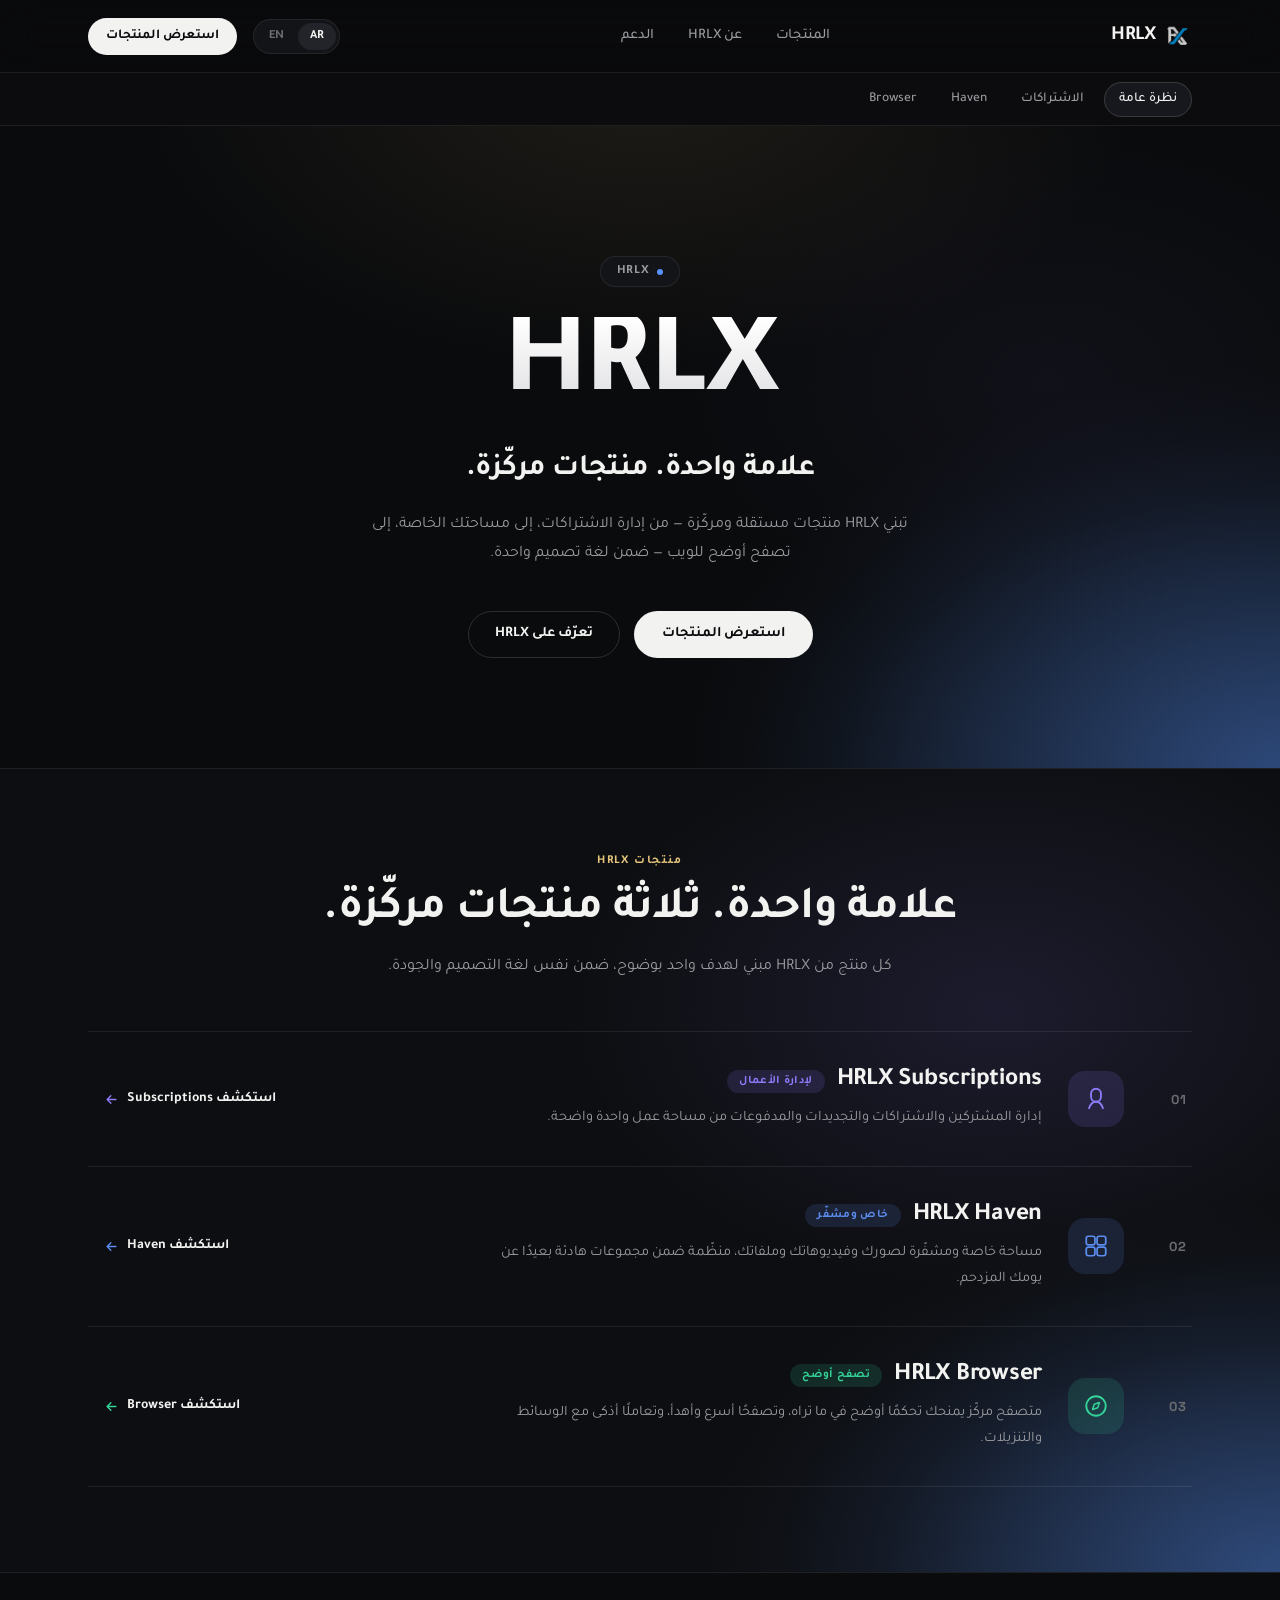
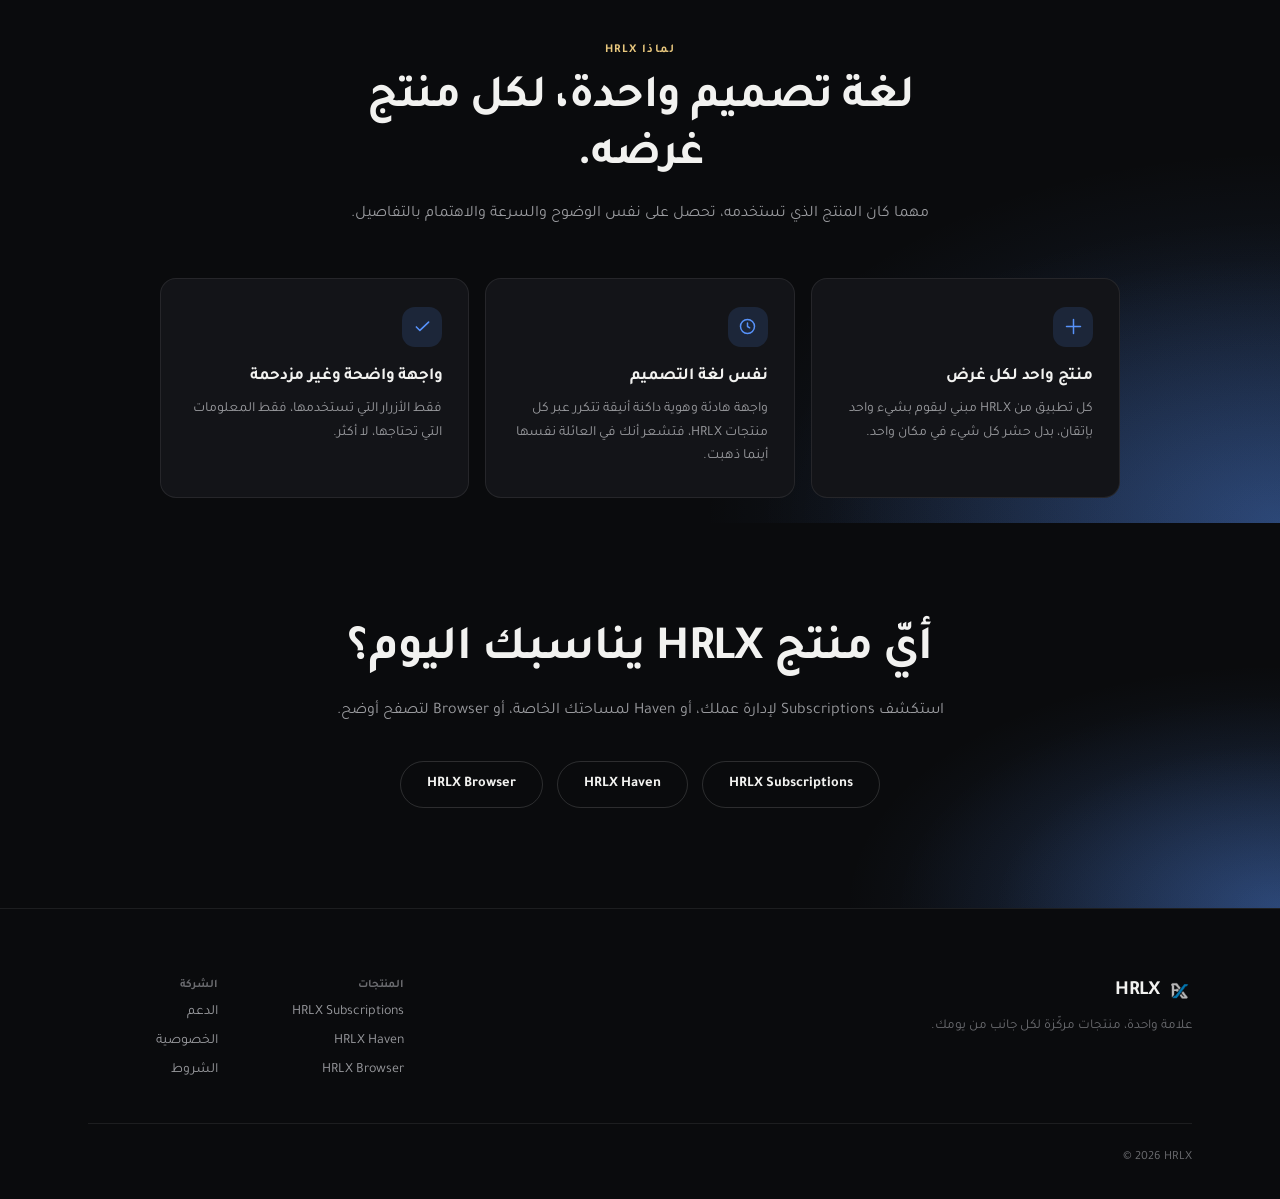
<file: index.html>
<!DOCTYPE html>
<html lang="ar" dir="rtl">
<head>
<meta charset="UTF-8">
<meta name="viewport" content="width=device-width, initial-scale=1.0">
<title>HRLX — One brand. Three focused products.</title>
<meta name="description" content="HRLX builds focused, independent products — Subscriptions, Haven, and Browser — with one shared design language.">
<link rel="canonical" href="https://hrlxapp.github.io/">
<meta property="og:title" content="HRLX — One brand. Three focused products.">
<meta property="og:description" content="Subscriptions, Haven, and Browser — focused HRLX products, one shared design language.">
<meta property="og:url" content="https://hrlxapp.github.io/">
<meta property="og:type" content="website">
<meta name="twitter:card" content="summary">
<meta name="twitter:title" content="HRLX — One brand. Three focused products.">
<meta name="twitter:description" content="Subscriptions, Haven, and Browser — focused HRLX products, one shared design language.">
<link rel="preconnect" href="https://fonts.googleapis.com">
<link rel="preconnect" href="https://fonts.gstatic.com" crossorigin>
<link href="https://fonts.googleapis.com/css2?family=Space+Grotesk:wght@400;500;600;700&family=Inter:wght@400;500;600;700;800&family=Tajawal:wght@400;500;600;700;800&display=swap" rel="stylesheet">
<style>
  :root{
    --bg:#0A0B0D;
    --bg-2:#0D0E11;
    --surface:#131418;
    --surface-2:#17181D;
    --border:rgba(255,255,255,.08);
    --border-strong:rgba(255,255,255,.14);
    --text:#F2F2F0;
    --text-2:#9A9B9F;
    --text-3:#6B6C70;
    --brand:#E8C77D;
    --brand-soft:rgba(232,199,125,.14);
    /* product accent — set per product, keeps brand chrome neutral */
    --p-accent:#8B7CFA;
    --p-soft:rgba(139,124,250,.14);
    --p-glow:rgba(139,124,250,.35);
    /* shared HRLX master accent — live-updated per frame by the color engine */
    --hrlx-accent-rgb:139,124,250;
    --hrlx-accent-color:rgb(139,124,250);
    --radius-lg:28px;
    --radius-md:16px;
    --ease:cubic-bezier(.22,.8,.28,1);
  }
  *{ box-sizing:border-box; }
  html{ scroll-behavior:smooth; }
  html,body{ margin:0; padding:0; }
  body{
    background:var(--bg);
    color:var(--text);
    font-family:'Inter','Tajawal',sans-serif;
    -webkit-font-smoothing:antialiased;
    overflow-x:hidden;
  }
  [dir="rtl"] body{ font-family:'Tajawal','Inter',sans-serif; }
  .disp{ font-family:'Space Grotesk','Tajawal',sans-serif; }
  [dir="rtl"] .disp{ font-family:'Tajawal',sans-serif; }
  img,svg{ display:block; max-width:100%; }
  a{ color:inherit; text-decoration:none; }
  button{ font-family:inherit; cursor:pointer; }
  ::selection{ background:var(--brand); color:#0A0B0D; }

  .wrap{ max-width:1160px; margin:0 auto; padding-inline:28px; }
  @media (max-width:640px){ .wrap{ padding-inline:20px; } }

  /* ============ GLOBAL NAVBAR ============ */
  .nav-global{
    position:sticky; top:0; z-index:100;
    background:rgba(10,11,13,.72);
    backdrop-filter:blur(18px) saturate(140%);
    -webkit-backdrop-filter:blur(18px) saturate(140%);
    border-bottom:1px solid var(--border);
  }
  .nav-global-inner{ display:flex; align-items:center; justify-content:space-between; height:72px; }
  .brand-mark{
    display:flex; align-items:center; gap:8px;
    font-family:'Space Grotesk',sans-serif;
    font-weight:700; font-size:20px; letter-spacing:-.01em;
  }
  [dir="rtl"] .brand-mark{ font-family:'Tajawal',sans-serif; }
  .brand-mark .dot{
    width:9px; height:9px; border-radius:3px;
    background:var(--brand);
    box-shadow:0 0 12px rgba(232,199,125,.55);
  }
  .brand-icon{
    position:relative; width:28px; height:28px; flex-shrink:0; display:inline-block;
  }
  .brand-icon img{
    position:absolute; inset:0; width:100%; height:100%;
    display:block; object-fit:contain;
  }
  .footer-brand .brand-icon{ width:24px; height:24px; opacity:.9; }
  .nav-links{ display:flex; align-items:center; gap:34px; }
  .nav-links a{ font-size:14.5px; font-weight:500; color:var(--text-2); transition:color .2s ease; }
  .nav-links a:hover{ color:var(--text); }
  .nav-right{ display:flex; align-items:center; gap:16px; }

  .lang-switch{
    display:flex; align-items:center; gap:2px;
    background:var(--surface); border:1px solid var(--border);
    border-radius:100px; padding:3px;
  }
  .lang-switch button{
    border:none; background:none; color:var(--text-3);
    font-size:12.5px; font-weight:600; padding:6px 12px;
    border-radius:100px; transition:all .2s ease;
  }
  .lang-switch button.active{ background:#22242A; color:var(--text); }

  .btn-nav-cta{
    display:none;
    background:var(--text); color:#0A0B0D;
    font-size:13.5px; font-weight:700;
    padding:10px 18px; border-radius:100px; border:none;
    transition:background .2s ease;
  }
  .btn-nav-cta:hover{ background:var(--brand); }
  @media (min-width:900px){ .btn-nav-cta{ display:inline-flex; } }

  .hamburger{ display:flex; flex-direction:column; gap:5px; background:none; border:none; padding:8px; }
  .hamburger span{ width:20px; height:1.5px; background:var(--text); border-radius:2px; }
  @media (min-width:900px){ .hamburger{ display:none; } }
  @media (max-width:899px){ .nav-links{ display:none; } }

  .mobile-menu{
    position:fixed; inset:0; z-index:200;
    background:rgba(8,9,11,.98);
    backdrop-filter:blur(20px);
    display:flex; flex-direction:column; padding:24px 28px;
    opacity:0; pointer-events:none; transform:translateY(-8px);
    transition:opacity .28s var(--ease), transform .28s var(--ease);
  }
  .mobile-menu.open{ opacity:1; pointer-events:auto; transform:translateY(0); }
  .mobile-menu-head{ display:flex; align-items:center; justify-content:space-between; height:48px; margin-bottom:22px; }
  .mobile-menu-close{ background:none; border:none; color:var(--text); font-size:28px; line-height:1; padding:6px; }
  .mobile-menu a{
    font-size:26px; font-weight:600; padding:18px 0;
    border-bottom:1px solid var(--border);
    font-family:'Space Grotesk',sans-serif;
  }
  [dir="rtl"] .mobile-menu a{ font-family:'Tajawal',sans-serif; }

  /* ============ PRODUCT BAR (architecturally ready — renders only with 2+ products) ============ */
  .nav-product{
    position:sticky; top:72px; z-index:90;
    background:rgba(13,14,17,.85);
    backdrop-filter:blur(14px);
    border-bottom:1px solid var(--border);
    display:none;
  }
  .nav-product.visible{ display:block; }
  .product-bar-inner{ display:flex; align-items:center; gap:6px; height:52px; overflow-x:auto; scrollbar-width:none; }
  .product-bar-inner::-webkit-scrollbar{ display:none; }
  .pb-item{
    flex-shrink:0; display:flex; align-items:center; gap:7px;
    font-size:13.5px; font-weight:500; color:var(--text-2);
    padding:8px 14px; border-radius:100px; white-space:nowrap;
    transition:all .22s var(--ease);
  }
  .pb-item:hover{ color:var(--text); }
  .pb-item.active{ color:var(--text); background:var(--surface-2); border:1px solid var(--border-strong); }

  /* ============ HERO ============ */
  .hero{ position:relative; padding:130px 0 110px; overflow:hidden; }
  .hero::before{
    content:'';
    position:absolute; inset:0; pointer-events:none;
    background:
      radial-gradient(ellipse 820px 480px at 50% -8%, rgba(232,199,125,.09), transparent 62%),
      radial-gradient(ellipse 620px 420px at 82% 40%, rgba(139,124,250,.05), transparent 62%);
  }
  .hero-inner{ position:relative; text-align:center; }
  .hero-eyebrow{
    display:inline-flex; align-items:center; gap:8px;
    font-size:12.5px; font-weight:600; color:var(--text-2); letter-spacing:.05em;
    padding:7px 16px; border-radius:100px;
    border:1px solid var(--border); background:var(--surface);
    margin-bottom:30px;
  }
  .hero-eyebrow .d{ width:6px; height:6px; border-radius:50%; background:var(--brand); }
  .hero h1{
    font-family:'Space Grotesk',sans-serif;
    font-size:clamp(60px,10vw,120px);
    font-weight:700; letter-spacing:-.035em; line-height:.92;
    margin:0 0 22px;
    background:linear-gradient(180deg,#fff,#c4c5c9 150%);
    -webkit-background-clip:text; background-clip:text; color:transparent;
  }
  [dir="rtl"] .hero h1{ font-family:'Tajawal',sans-serif; font-weight:800; letter-spacing:-.025em; }
  .hero .tagline{
    font-size:clamp(21px,3.2vw,30px); font-weight:600; color:var(--text);
    margin:0 auto 20px; max-width:620px; letter-spacing:-.015em; line-height:1.3;
  }
  [dir="rtl"] .hero .tagline{ line-height:1.4; }
  .hero .desc{
    font-size:16px; line-height:1.75; color:var(--text-2);
    max-width:540px; margin:0 auto 42px;
  }
  [dir="rtl"] .hero .desc{ line-height:1.8; }
  .hero-actions{ display:flex; align-items:center; justify-content:center; gap:14px; flex-wrap:wrap; }
  .btn-primary{
    background:var(--text); color:#0A0B0D;
    font-size:14.5px; font-weight:700;
    padding:15px 28px; border-radius:100px; border:none;
    transition:background .2s ease, transform .15s ease;
  }
  .btn-primary:hover{ background:var(--brand); transform:translateY(-1px); }
  .btn-secondary{
    background:transparent; color:var(--text);
    font-size:14.5px; font-weight:600;
    padding:14px 26px; border-radius:100px;
    border:1px solid var(--border-strong);
    transition:background .2s ease, border-color .2s ease;
  }
  .btn-secondary:hover{ background:var(--surface-2); border-color:var(--text-3); }

  /* brand strip under hero */
  .brand-strip{
    margin-top:96px; padding-top:34px;
    border-top:1px solid var(--border);
    display:grid; grid-template-columns:repeat(3,1fr); gap:32px;
    text-align:start;
  }
  @media (max-width:720px){ .brand-strip{ grid-template-columns:1fr; gap:26px; margin-top:64px; } }
  .strip-item .k{
    font-family:'Space Grotesk',sans-serif;
    font-size:11.5px; font-weight:700; letter-spacing:.12em; text-transform:uppercase;
    color:var(--brand); margin-bottom:10px;
  }
  .strip-item p{ font-size:14.5px; line-height:1.65; color:var(--text-2); margin:0; }

  /* ============ SECTIONS ============ */
  .section{ padding:85px 0; }
  #products, #about{ scroll-margin-top:132px; }
  .section-head{ max-width:640px; margin:0 auto 50px; text-align:center; }
  .section-eyebrow{
    font-size:12px; font-weight:700; letter-spacing:.12em; text-transform:uppercase;
    color:var(--brand); margin-bottom:14px;
  }
  .section-head h2{
    font-family:'Space Grotesk',sans-serif;
    font-size:clamp(32px,4.6vw,46px); font-weight:700; letter-spacing:-.025em;
    margin:0 0 14px; line-height:1.15;
  }
  [dir="rtl"] .section-head h2{ font-family:'Tajawal',sans-serif; font-weight:700; letter-spacing:-.015em; line-height:1.25; }
  .section-head p{ font-size:16px; color:var(--text-2); line-height:1.7; margin:0; }
  [dir="rtl"] .section-head p{ line-height:1.75; }

  .reveal{ opacity:0; transform:translateY(26px); transition:opacity .75s var(--ease), transform .75s var(--ease); }
  .reveal.in{ opacity:1; transform:translateY(0); }

  /* ============ FEATURED PRODUCT ============ */
  .featured{ background:var(--bg-2); border-top:1px solid var(--border); border-bottom:1px solid var(--border); position:relative; overflow:hidden; }
  .featured::before{
    content:''; position:absolute; inset:0; pointer-events:none;
    background:radial-gradient(ellipse 700px 460px at 78% 30%, var(--p-glow), transparent 62%);
    opacity:.35;
  }
  .featured-inner{ position:relative; }

  .product-list{ margin-top:8px; }
  .product-row{
    display:grid; grid-template-columns:40px 60px 1fr auto; align-items:center; gap:22px;
    padding:34px 6px; border-bottom:1px solid var(--border);
    transition:background .3s ease;
  }
  .product-row:first-child{ border-top:1px solid var(--border); }
  .product-row:hover{ background:var(--row-soft); }
  .pr-index{
    font-family:'Space Grotesk',sans-serif; font-size:13px; font-weight:700;
    color:var(--text-3); letter-spacing:.02em;
  }
  .pr-icon{
    width:56px; height:56px; border-radius:17px; flex-shrink:0;
    background:var(--row-soft); color:var(--row-accent);
    display:flex; align-items:center; justify-content:center;
    transition:transform .3s var(--ease);
  }
  .product-row:hover .pr-icon{ transform:scale(1.06); }
  .pr-icon svg{ width:26px; height:26px; }
  .pr-body{ min-width:0; }
  .pr-name-line{ display:flex; align-items:center; gap:12px; flex-wrap:wrap; margin-bottom:9px; }
  .pr-name{
    font-family:'Space Grotesk',sans-serif; font-size:clamp(19px,2.4vw,25px);
    font-weight:700; letter-spacing:-.01em;
  }
  [dir="rtl"] .pr-name{ font-family:'Tajawal',sans-serif; font-weight:700; }
  .pr-tag{
    font-size:11.5px; font-weight:700; letter-spacing:.03em;
    color:var(--row-accent); background:var(--row-soft);
    padding:5px 12px; border-radius:100px; white-space:nowrap;
  }
  .pr-desc{ display:block; font-size:14.5px; line-height:1.7; color:var(--text-2); max-width:560px; }
  [dir="rtl"] .pr-desc{ line-height:1.8; }
  .pr-cta{
    display:flex; align-items:center; gap:8px; font-size:14px; font-weight:700;
    color:var(--text); white-space:nowrap; padding:10px;
  }
  .pr-cta svg{ width:15px; height:15px; color:var(--row-accent); transition:transform .25s ease; }
  [dir="rtl"] .pr-cta svg{ transform:scaleX(-1); }
  .product-row:hover .pr-cta svg{ transform:translateX(4px); }
  [dir="rtl"] .product-row:hover .pr-cta svg{ transform:scaleX(-1) translateX(4px); }

  @media (max-width:760px){
    .product-row{
      grid-template-columns:52px 1fr; column-gap:16px; row-gap:12px; padding:26px 4px;
    }
    .pr-index{ display:none; }
    .pr-icon{ grid-column:1; grid-row:1; width:48px; height:48px; }
    .pr-body{ grid-column:2; grid-row:1; }
    .pr-cta{ grid-column:1/-1; grid-row:2; padding-inline-start:64px; padding-top:0; }
  }

  /* ============ USER BENEFITS ============ */
  .benefits{
    padding:70px 0 25px;
  }
  .benefits-grid{
    display:grid; grid-template-columns:repeat(3,1fr); gap:16px;
    max-width:960px; margin:0 auto;
  }
  .benefit{
    background:var(--surface); border:1px solid var(--border);
    border-radius:var(--radius-md); padding:28px 26px;
    transition:border-color .3s ease, transform .3s ease;
    display:flex; flex-direction:column; min-height:220px;
  }
  .benefit:hover{ border-color:var(--border-strong); transform:translateY(-2px); }
  .benefit-icon{
    width:40px; height:40px; border-radius:13px;
    display:flex; align-items:center; justify-content:center;
    color:var(--hrlx-accent-color); background:rgba(var(--hrlx-accent-rgb),.14);
    margin-bottom:18px; flex-shrink:0;
  }
  .benefit-icon svg{ width:21px; height:21px; }
  .benefit h3{ font-size:17px; font-weight:700; margin:0 0 9px; letter-spacing:-.01em; line-height:1.35; }
  .benefit p{ font-size:14px; line-height:1.7; color:var(--text-2); margin:0; flex-grow:1; }
  [dir="rtl"] .benefit h3{ line-height:1.4; }
  @media (max-width:760px){ .benefits-grid{ grid-template-columns:1fr; } }

  /* ============ CTA ============ */
  .cta-final{ text-align:center; padding:100px 0; position:relative; overflow:hidden; }
  .cta-final h2{
    font-family:'Space Grotesk',sans-serif;
    font-size:clamp(30px,4.6vw,48px); font-weight:700; letter-spacing:-.025em;
    margin:0 0 16px; position:relative;
  }
  [dir="rtl"] .cta-final h2{ font-family:'Tajawal',sans-serif; font-weight:700; letter-spacing:-.015em; line-height:1.2; }
  .cta-final p{ font-size:16px; color:var(--text-2); margin:0 0 36px; position:relative; }
  [dir="rtl"] .cta-final p{ line-height:1.75; }
  .cta-final .hero-actions{ position:relative; }
  .cta-final > .wrap{ position:relative; z-index:1; }

  /* ============ FOOTER ============ */
  footer{ border-top:1px solid var(--border); padding:70px 0 34px; }
  .footer-top{
    display:flex; align-items:flex-start; justify-content:space-between;
    gap:36px; margin-bottom:44px; flex-wrap:wrap;
  }
  .footer-brand .brand-mark{ margin-bottom:12px; }
  .footer-brand p{ font-size:13.5px; color:var(--text-3); line-height:1.7; max-width:310px; margin:0; }
  .footer-links{
    display:flex; align-items:center; gap:22px; flex-wrap:wrap;
  }
  .footer-links a{
    font-size:14px; color:var(--text-2); padding:7px 0;
    transition:color .2s ease;
  }
  .footer-links a:hover{ color:var(--text); }
  .footer-groups{ display:flex; gap:56px; flex-wrap:wrap; }
  .footer-col{ display:flex; flex-direction:column; gap:12px; min-width:130px; }
  .footer-col-label{ font-size:11.5px; font-weight:700; letter-spacing:.08em; text-transform:uppercase; color:var(--text-3); }
  [dir="rtl"] .footer-col-label{ letter-spacing:0; }
  .footer-col a{ font-size:14px; color:var(--text-2); transition:color .2s ease; }
  .footer-col a:hover{ color:var(--text); }
  .footer-bottom{
    display:flex; align-items:center; justify-content:space-between;
    padding-top:26px; border-top:1px solid var(--border);
    font-size:12.5px; color:var(--text-3); flex-wrap:wrap; gap:12px;
  }
  .footer-bottom .copyright{ display:inline-block; }
  .footer-bottom .fb-links{ display:flex; gap:20px; }

  /* ============ LIQUID GLASS AMBIENT BACKGROUNDS ============ */
  @keyframes drift-1{
    0%{ background-position:0% 0%; }
    25%{ background-position:40% 30%; }
    50%{ background-position:30% 60%; }
    75%{ background-position:-20% 40%; }
    100%{ background-position:0% 0%; }
  }
  @keyframes drift-2{
    0%{ background-position:100% 100%; }
    25%{ background-position:50% 70%; }
    50%{ background-position:60% 20%; }
    75%{ background-position:110% 50%; }
    100%{ background-position:100% 100%; }
  }
  @keyframes drift-3{
    0%{ background-position:50% 50%; }
    25%{ background-position:20% 80%; }
    50%{ background-position:80% 40%; }
    75%{ background-position:30% 10%; }
    100%{ background-position:50% 50%; }
  }

  /* Persistent ambient blob elements for continuous spatial motion + color interpolation */
  .ambient-blob{
    position:absolute; inset:0; pointer-events:none; z-index:0;
    background-size:200% 200%;
    will-change:background-color;
  }

  .hero, .featured, .benefits, .cta-final{ position:relative; }
  .hero-inner, .featured-inner, .benefits > .wrap, .cta-final > .wrap{ position:relative; z-index:1; }

  /* Hero section blobs */
  .hero .ambient-blob:nth-child(1){
    animation:drift-1 23s ease-in-out infinite;
  }
  .hero .ambient-blob:nth-child(2){
    animation:drift-2 31s ease-in-out infinite;
  }

  /* Featured section blobs */
  .featured .ambient-blob:nth-child(1){
    animation:drift-2 27s ease-in-out infinite;
  }
  .featured .ambient-blob:nth-child(2){
    animation:drift-3 37s ease-in-out infinite;
  }

  /* Benefits section blobs */
  .benefits .ambient-blob:nth-child(1){
    animation:drift-3 29s ease-in-out infinite;
  }
  .benefits .ambient-blob:nth-child(2){
    animation:drift-1 25s ease-in-out infinite;
  }

  /* CTA section blobs */
  .cta-final .ambient-blob:nth-child(1){
    animation:drift-1 26s ease-in-out infinite;
  }
  .cta-final .ambient-blob:nth-child(2){
    animation:drift-3 34s ease-in-out infinite;
  }

  /* ============ IPHONE PORTRAIT REFINEMENTS ============ */
  @media (max-width:600px) and (orientation:portrait){
    .wrap{ padding-inline:18px; }

    .nav-global-inner{ height:62px; }
    .brand-mark{ gap:7px; font-size:19px; }
    .brand-icon{ width:26px; height:26px; }
    .nav-right{ gap:8px; }
    .lang-switch{ padding:2px; }
    .lang-switch button{ padding:5px 10px; font-size:12px; }
    .hamburger{ padding:7px; }

    .hero{ padding:78px 0 54px; }
    .hero-eyebrow{ margin-bottom:22px; padding:6px 14px; }
    .hero h1{ font-size:clamp(52px,15vw,64px); margin-bottom:16px; }
    .hero .tagline{ font-size:clamp(20px,6vw,25px); max-width:340px; margin-bottom:14px; line-height:1.35; }
    .hero .desc{ font-size:15px; line-height:1.7; max-width:330px; margin-bottom:30px; }
    [dir="rtl"] .hero .desc{ line-height:1.8; }
    .hero-actions{ gap:10px; }
    .btn-primary{ padding:13px 20px; font-size:14px; }
    .btn-secondary{ padding:12px 19px; font-size:14px; }

    .section{ padding:60px 0; }
    .featured.section{ padding:44px 0 50px; }
    .product-row{ padding:22px 2px; gap:12px; }
    .pr-icon{ width:44px; height:44px; border-radius:14px; }
    .pr-icon svg{ width:22px; height:22px; }
    .pr-name{ font-size:19px; }
    .pr-desc{ max-width:none; }
    .pr-cta{ padding-inline-start:56px; font-size:13.5px; }

    .benefits{ padding:54px 0 18px; }
    .section-head{ margin-bottom:34px; }
    .section-head h2{ font-size:clamp(29px,8vw,35px); margin-bottom:11px; }
    .section-head p{ font-size:15px; line-height:1.65; }
    [dir="rtl"] .section-head p{ line-height:1.75; }
    .benefits-grid{ gap:12px; }
    .benefit{ min-height:0; padding:22px 20px; }
    .benefit-icon{ margin-bottom:13px; }
    .benefit h3{ margin-bottom:6px; }
    .benefit p{ line-height:1.65; }

    .cta-final{ padding:68px 0; }
    .cta-final h2{ font-size:clamp(29px,8vw,36px); margin-bottom:12px; }
    .cta-final p{ font-size:15px; line-height:1.65; margin:0 auto 27px; max-width:320px; }
    [dir="rtl"] .cta-final p{ line-height:1.75; }

    footer{ padding:40px 0 22px; }
    .footer-top{ gap:22px; margin-bottom:28px; }
    .footer-brand .brand-mark{ margin-bottom:0; }
    .footer-links{ gap:8px 18px; }
    .footer-links a{ padding:4px 0; }
    .footer-bottom{ padding-top:18px; }

    .ambient-blob{ background-size:148% 148%; }
    .hero .ambient-blob:nth-child(1), .featured .ambient-blob:nth-child(1), .benefits .ambient-blob:nth-child(1), .cta-final .ambient-blob:nth-child(1){
      background-size:136% 136%; opacity:.7;
    }
    .hero .ambient-blob:nth-child(2), .featured .ambient-blob:nth-child(2), .benefits .ambient-blob:nth-child(2), .cta-final .ambient-blob:nth-child(2){
      opacity:.56;
    }
  }

  @media (prefers-reduced-motion:reduce){
    html{ scroll-behavior:auto; }
    .reveal{ transition:none; opacity:1; transform:none; }
    .ambient-blob{
      animation:none;
      background-image:radial-gradient(ellipse 900px 580px, rgba(139,124,250,.12), transparent 68%) !important;
    }
  }
</style>
</head>
<body>

<!-- ============ GLOBAL NAVBAR ============ -->
<header class="nav-global">
  <div class="wrap nav-global-inner">
    <a href="#top" class="brand-mark"><span class="brand-icon"><img class="icon-a" src="assets/images/brand/hrlx-purple.png" alt="HRLX"><img class="icon-b" src="assets/images/brand/hrlx-blue.png" alt="" style="opacity:0"></span>HRLX</a>
    <nav class="nav-links">
      <a href="#products" data-i18n="nav.products">Products</a>
      <a href="#about" data-i18n="nav.features">About</a>
      <a href="/support/" data-i18n="nav.support">Support</a>
    </nav>
    <div class="nav-right">
      <div class="lang-switch">
        <button id="btnAr" class="active">AR</button>
        <button id="btnEn">EN</button>
      </div>
      <a href="#products" class="btn-nav-cta" data-i18n="nav.cta">Explore products</a>
      <button class="hamburger" id="hamburgerBtn" aria-label="Menu" aria-expanded="false" aria-controls="mobileMenu"><span></span><span></span><span></span></button>
    </div>
  </div>
</header>

<div class="mobile-menu" id="mobileMenu">
  <div class="mobile-menu-head">
    <a href="#top" class="brand-mark"><span class="brand-icon"><img class="icon-a" src="assets/images/brand/hrlx-purple.png" alt="HRLX"><img class="icon-b" src="assets/images/brand/hrlx-blue.png" alt="" style="opacity:0"></span>HRLX</a>
    <button class="mobile-menu-close" id="mobileMenuClose" aria-label="Close">&times;</button>
  </div>
  <a href="#products" data-i18n="nav.products">Products</a>
  <a href="#about" data-i18n="nav.features">About</a>
  <a href="/support/" data-i18n="nav.support">Support</a>
</div>

<!-- Product bar: renders automatically once PRODUCTS holds more than one entry -->
<div class="nav-product" id="navProduct">
  <div class="wrap product-bar-inner" id="productBar"></div>
</div>

<main id="top">
  <!-- ============ HERO ============ -->
  <section class="hero">
    <div class="ambient-blob" style="background-image:radial-gradient(ellipse 920px 620px, rgba(139,124,250,.18), transparent 65%),radial-gradient(ellipse 760px 480px, rgba(139,124,250,.18), transparent 70%)"></div>
    <div class="ambient-blob" style="background-image:radial-gradient(ellipse 620px 380px, rgba(139,124,250,.18), transparent 72%)"></div>
    <div class="wrap hero-inner">
      <span class="hero-eyebrow"><span class="d"></span><span data-i18n="hero.eyebrow">HRLX</span></span>
      <h1 class="disp">HRLX</h1>
      <p class="tagline" data-i18n="hero.tagline">One brand. Focused products.</p>
      <p class="desc" data-i18n="hero.desc">HRLX builds independent, focused products — from managing subscriptions, to a private space of your own, to clearer browsing — under one shared design language.</p>
      <div class="hero-actions">
        <a href="#products" class="btn-primary" data-i18n="hero.cta1">Explore products</a>
        <a href="#about" class="btn-secondary" data-i18n="hero.cta2">About HRLX</a>
      </div>
    </div>
  </section>

  <!-- ============ PRODUCT FAMILY ============ -->
  <section class="section featured" id="products">
    <div class="ambient-blob" style="background-image:radial-gradient(ellipse 880px 560px, rgba(139,124,250,.18), transparent 66%),radial-gradient(ellipse 700px 450px, rgba(139,124,250,.18), transparent 71%)"></div>
    <div class="ambient-blob" style="background-image:radial-gradient(ellipse 580px 340px, rgba(139,124,250,.18), transparent 68%)"></div>
    <div class="wrap featured-inner">
      <div class="section-head reveal">
        <div class="section-eyebrow" data-i18n="products.eyebrow">HRLX PRODUCTS</div>
        <h2 data-i18n="products.title">One brand. Three focused products.</h2>
        <p data-i18n="products.desc">Each HRLX product is built for one purpose, with the same shared design language and care.</p>
      </div>

      <div class="product-list">
        <a href="/subscriptions/" class="product-row reveal" style="--row-accent:#8B7CFA;--row-soft:rgba(139,124,250,.14)">
          <span class="pr-index">01</span>
          <span class="pr-icon"><svg viewBox="0 0 24 24" fill="none"><path d="M12 2.5a4.6 4.6 0 014.6 4.6v2.8a4.6 4.6 0 01-9.2 0V7.1A4.6 4.6 0 0112 2.5z" stroke="currentColor" stroke-width="1.7"/><path d="M5.6 20.5c1.3-4 3.9-6 6.4-6s5.1 2 6.4 6" stroke="currentColor" stroke-width="1.7" stroke-linecap="round"/></svg></span>
          <span class="pr-body">
            <span class="pr-name-line"><span class="pr-name disp">HRLX Subscriptions</span><span class="pr-tag" data-i18n="products.subs.tag">For business</span></span>
            <span class="pr-desc" data-i18n="products.subs.desc">Manage subscribers, subscriptions, renewals, and payments from one clear workspace.</span>
          </span>
          <span class="pr-cta"><span data-i18n="products.subs.cta">Explore Subscriptions</span><svg viewBox="0 0 24 24" fill="none"><path d="M5 12h14M13 6l6 6-6 6" stroke="currentColor" stroke-width="2.2" stroke-linecap="round" stroke-linejoin="round"/></svg></span>
        </a>

        <a href="/haven/" class="product-row reveal" style="--row-accent:#5B8DEF;--row-soft:rgba(91,141,239,.14)">
          <span class="pr-index">02</span>
          <span class="pr-icon"><svg viewBox="0 0 24 24" fill="none"><rect x="3" y="3" width="8" height="8" rx="2" stroke="currentColor" stroke-width="1.6"/><rect x="13" y="3" width="8" height="8" rx="2" stroke="currentColor" stroke-width="1.6"/><rect x="3" y="13" width="8" height="8" rx="2" stroke="currentColor" stroke-width="1.6"/><rect x="13" y="13" width="8" height="8" rx="2" stroke="currentColor" stroke-width="1.6"/></svg></span>
          <span class="pr-body">
            <span class="pr-name-line"><span class="pr-name disp">HRLX Haven</span><span class="pr-tag" data-i18n="products.haven.tag">Private space</span></span>
            <span class="pr-desc" data-i18n="products.haven.desc">A private, encrypted space for your photos, videos, and files — organized into calm collections, away from the noise of your day.</span>
          </span>
          <span class="pr-cta"><span data-i18n="products.haven.cta">Explore Haven</span><svg viewBox="0 0 24 24" fill="none"><path d="M5 12h14M13 6l6 6-6 6" stroke="currentColor" stroke-width="2.2" stroke-linecap="round" stroke-linejoin="round"/></svg></span>
        </a>

        <a href="/browser/" class="product-row reveal" style="--row-accent:#34D399;--row-soft:rgba(52,211,153,.14)">
          <span class="pr-index">03</span>
          <span class="pr-icon"><svg viewBox="0 0 24 24" fill="none"><circle cx="12" cy="12" r="9" stroke="currentColor" stroke-width="1.7"/><path d="M15.2 8.8l-1.6 4.8-4.8 1.6 1.6-4.8 4.8-1.6z" stroke="currentColor" stroke-width="1.4" stroke-linejoin="round"/></svg></span>
          <span class="pr-body">
            <span class="pr-name-line"><span class="pr-name disp">HRLX Browser</span><span class="pr-tag" data-i18n="products.browser.tag">Clearer browsing</span></span>
            <span class="pr-desc" data-i18n="products.browser.desc">A focused browser that gives you clearer control over what you see, faster and calmer browsing, and smarter media and download handling.</span>
          </span>
          <span class="pr-cta"><span data-i18n="products.browser.cta">Explore Browser</span><svg viewBox="0 0 24 24" fill="none"><path d="M5 12h14M13 6l6 6-6 6" stroke="currentColor" stroke-width="2.2" stroke-linecap="round" stroke-linejoin="round"/></svg></span>
        </a>
      </div>
    </div>
  </section>

  <!-- ============ USER BENEFITS ============ -->
  <section class="benefits" id="about">
    <div class="ambient-blob" style="background-image:radial-gradient(ellipse 900px 580px, rgba(139,124,250,.18), transparent 64%),radial-gradient(ellipse 720px 420px, rgba(139,124,250,.18), transparent 72%)"></div>
    <div class="ambient-blob" style="background-image:radial-gradient(ellipse 650px 380px, rgba(139,124,250,.18), transparent 70%)"></div>
    <div class="wrap">
      <div class="section-head reveal">
        <div class="section-eyebrow" data-i18n="benefits.eyebrow">Why HRLX</div>
        <h2 data-i18n="benefits.title">One design language. Each product its own purpose.</h2>
        <p data-i18n="benefits.desc">Whichever product you use, you get the same clarity, speed, and attention to detail.</p>
      </div>

      <div class="benefits-grid">
        <div class="benefit reveal">
          <div class="benefit-icon">
            <svg viewBox="0 0 24 24" fill="none"><path d="M4 12h16M12 4v16" stroke="currentColor" stroke-width="1.7" stroke-linecap="round"/></svg>
          </div>
          <h3 data-i18n="benefits.t1">One product, one purpose</h3>
          <p data-i18n="benefits.d1">Every HRLX app is built to do one thing well, instead of everything at once.</p>
        </div>

        <div class="benefit reveal">
          <div class="benefit-icon">
            <svg viewBox="0 0 24 24" fill="none"><circle cx="12" cy="12" r="8" stroke="currentColor" stroke-width="1.7"/><path d="M12 8v4l2.5 1.5" stroke="currentColor" stroke-width="1.7" stroke-linecap="round" stroke-linejoin="round"/></svg>
          </div>
          <h3 data-i18n="benefits.t2">The same design language</h3>
          <p data-i18n="benefits.d2">A calm interface and refined dark identity carries across every HRLX product, so it always feels like the same family.</p>
        </div>

        <div class="benefit reveal">
          <div class="benefit-icon">
            <svg viewBox="0 0 24 24" fill="none"><path d="M5 12.5l4 4L19 7" stroke="currentColor" stroke-width="1.8" stroke-linecap="round" stroke-linejoin="round"/></svg>
          </div>
          <h3 data-i18n="benefits.t3">Clear, uncluttered interface</h3>
          <p data-i18n="benefits.d3">Only the controls you use, only the information you need, nothing more.</p>
        </div>
      </div>
    </div>
  </section>

  <!-- ============ CTA ============ -->
  <section class="cta-final">
    <div class="ambient-blob" style="background-image:radial-gradient(ellipse 680px 380px, rgba(139,124,250,.18), transparent 64%),radial-gradient(ellipse 540px 300px, rgba(139,124,250,.18), transparent 71%)"></div>
    <div class="ambient-blob" style="background-image:radial-gradient(ellipse 420px 240px, rgba(139,124,250,.18), transparent 68%)"></div>
    <div class="wrap">
      <h2 class="disp reveal" data-i18n="cta.title">Which HRLX product fits you today?</h2>
      <p class="reveal" data-i18n="cta.desc">Explore Subscriptions to run your business, Haven for a private space of your own, or Browser for clearer browsing.</p>
      <div class="hero-actions reveal">
        <a href="/subscriptions/" class="btn-secondary">HRLX Subscriptions</a>
        <a href="/haven/" class="btn-secondary">HRLX Haven</a>
        <a href="/browser/" class="btn-secondary">HRLX Browser</a>
      </div>
    </div>
  </section>
</main>

<!-- ============ FOOTER ============ -->
<footer id="footer">
  <div class="wrap">
    <div class="footer-top">
      <div class="footer-brand">
        <div class="brand-mark"><span class="brand-icon"><img class="icon-a" src="assets/images/brand/hrlx-purple.png" alt="HRLX"><img class="icon-b" src="assets/images/brand/hrlx-blue.png" alt="" style="opacity:0"></span>HRLX</div>
        <p data-i18n="footer.blurb">One brand. Focused products for every part of your day.</p>
      </div>

      <div class="footer-groups">
        <div class="footer-col">
          <span class="footer-col-label" data-i18n="footer.productsLabel">Products</span>
          <a href="/subscriptions/" data-i18n="footer.subs">HRLX Subscriptions</a>
          <a href="/haven/" data-i18n="footer.haven">HRLX Haven</a>
          <a href="/browser/" data-i18n="footer.browser">HRLX Browser</a>
        </div>
        <div class="footer-col">
          <span class="footer-col-label" data-i18n="footer.companyLabel">Company</span>
          <a href="/support/" data-i18n="nav.support">Support</a>
          <a href="/privacy/" data-i18n="footer.privacy">Privacy</a>
          <a href="/terms/" data-i18n="footer.terms">Terms</a>
        </div>
      </div>
    </div>
    <div class="footer-bottom">
      <span class="copyright" dir="ltr" data-i18n="footer.copy">© 2026 HRLX</span>
    </div>
  </div>
</footer>

<script>
(function(){
  /* ------------------------------------------------------------------
     PRODUCT REGISTRY
     Single source of truth for HRLX products.
     Keep only products that are actually ready to be shown publicly.
     Add a second public product here and the product bar appears automatically —
     no redesign or markup changes needed.
  ------------------------------------------------------------------ */
  const PRODUCTS = [
    {
      id:'subscriptions',
      path:'/subscriptions/',
      accent:'#8B7CFA',
      soft:'rgba(139,124,250,.14)',
      glow:'rgba(139,124,250,.35)',
      name:{ en:'Subscriptions', ar:'الاشتراكات' }
    },
    {
      id:'haven',
      path:'/haven/',
      accent:'#5B8DEF',
      soft:'rgba(91,141,239,.14)',
      glow:'rgba(91,141,239,.35)',
      name:{ en:'Haven', ar:'Haven' }
    },
    {
      id:'browser',
      path:'/browser/',
      accent:'#34D399',
      soft:'rgba(52,211,153,.14)',
      glow:'rgba(52,211,153,.35)',
      name:{ en:'Browser', ar:'Browser' }
    }
  ];

  const CONTENT = {
    en:{ dir:'ltr',
      nav:{ products:'Products', features:'About', support:'Support', cta:'Explore products', overview:'Overview' },
      hero:{ eyebrow:'HRLX',
        tagline:'One brand. Focused products.',
        desc:'HRLX builds independent, focused products — from managing subscriptions, to a private space of your own, to clearer browsing — under one shared design language.',
        cta1:'Explore products', cta2:'About HRLX' },
      products:{ eyebrow:'HRLX PRODUCTS',
        title:'One brand. Three focused products.',
        desc:'Each HRLX product is built for one purpose, with the same shared design language and care.',
        subs:{ tag:'For business', desc:'Manage subscribers, subscriptions, renewals, and payments from one clear workspace.', cta:'Explore Subscriptions' },
        haven:{ tag:'Private space', desc:'A private, encrypted space for your photos, videos, and files — organized into calm collections, away from the noise of your day.', cta:'Explore Haven' },
        browser:{ tag:'Clearer browsing', desc:'A focused browser that gives you clearer control over what you see, faster and calmer browsing, and smarter media and download handling.', cta:'Explore Browser' } },
      benefits:{ eyebrow:'Why HRLX',
        title:'One design language. Each product its own purpose.',
        desc:'Whichever product you use, you get the same clarity, speed, and attention to detail.',
        t1:'One product, one purpose', d1:'Every HRLX app is built to do one thing well, instead of everything at once.',
        t2:'The same design language', d2:'A calm interface and refined dark identity carries across every HRLX product, so it always feels like the same family.',
        t3:'Clear, uncluttered interface', d3:'Only the controls you use, only the information you need, nothing more.' },
      cta:{ title:'Which HRLX product fits you today?', desc:'Explore Subscriptions to run your business, Haven for a private space of your own, or Browser for clearer browsing.' },
      footer:{ blurb:'One brand. Focused products for every part of your day.',
        productsLabel:'Products', companyLabel:'Company',
        subs:'HRLX Subscriptions', haven:'HRLX Haven', browser:'HRLX Browser',
        privacy:'Privacy', terms:'Terms', copy:'© 2026 HRLX' }
    },
    ar:{ dir:'rtl',
      nav:{ products:'المنتجات', features:'عن HRLX', support:'الدعم', cta:'استعرض المنتجات', overview:'نظرة عامة' },
      hero:{ eyebrow:'HRLX',
        tagline:'علامة واحدة. منتجات مركّزة.',
        desc:'تبني HRLX منتجات مستقلة ومركّزة — من إدارة الاشتراكات، إلى مساحتك الخاصة، إلى تصفح أوضح للويب — ضمن لغة تصميم واحدة.',
        cta1:'استعرض المنتجات', cta2:'تعرّف على HRLX' },
      products:{ eyebrow:'منتجات HRLX',
        title:'علامة واحدة. ثلاثة منتجات مركّزة.',
        desc:'كل منتج من HRLX مبني لهدف واحد بوضوح، ضمن نفس لغة التصميم والجودة.',
        subs:{ tag:'لإدارة الأعمال', desc:'إدارة المشتركين والاشتراكات والتجديدات والمدفوعات من مساحة عمل واحدة واضحة.', cta:'استكشف Subscriptions' },
        haven:{ tag:'خاص ومشفّر', desc:'مساحة خاصة ومشفّرة لصورك وفيديوهاتك وملفاتك، منظّمة ضمن مجموعات هادئة بعيدًا عن يومك المزدحم.', cta:'استكشف Haven' },
        browser:{ tag:'تصفح أوضح', desc:'متصفح مركّز يمنحك تحكمًا أوضح في ما تراه، وتصفحًا أسرع وأهدأ، وتعاملًا أذكى مع الوسائط والتنزيلات.', cta:'استكشف Browser' } },
      benefits:{ eyebrow:'لماذا HRLX',
        title:'لغة تصميم واحدة، لكل منتج غرضه.',
        desc:'مهما كان المنتج الذي تستخدمه، تحصل على نفس الوضوح والسرعة والاهتمام بالتفاصيل.',
        t1:'منتج واحد لكل غرض', d1:'كل تطبيق من HRLX مبني ليقوم بشيء واحد بإتقان، بدل حشر كل شيء في مكان واحد.',
        t2:'نفس لغة التصميم', d2:'واجهة هادئة وهوية داكنة أنيقة تتكرر عبر كل منتجات HRLX، فتشعر أنك في العائلة نفسها أينما ذهبت.',
        t3:'واجهة واضحة وغير مزدحمة', d3:'فقط الأزرار التي تستخدمها، فقط المعلومات التي تحتاجها، لا أكثر.' },
      cta:{ title:'أيّ منتج HRLX يناسبك اليوم؟', desc:'استكشف Subscriptions لإدارة عملك، أو Haven لمساحتك الخاصة، أو Browser لتصفح أوضح.' },
      footer:{ blurb:'علامة واحدة، منتجات مركّزة لكل جانب من يومك.',
        productsLabel:'المنتجات', companyLabel:'الشركة',
        subs:'HRLX Subscriptions', haven:'HRLX Haven', browser:'HRLX Browser',
        privacy:'الخصوصية', terms:'الشروط', copy:'© 2026 HRLX' }
    }
  };

  let lang = localStorage.getItem('hrlx-lang') || 'ar';
  const root = document.documentElement;

  /* product bar only exists when there is more than one product to switch between */
  function renderProductBar(){
    const barWrap = document.getElementById('navProduct');
    const bar = document.getElementById('productBar');
    if(PRODUCTS.length < 2){ barWrap.classList.remove('visible'); return; }
    barWrap.classList.add('visible');
    bar.innerHTML = '';
    const overview = document.createElement('a');
    overview.href = '/';
    overview.className = 'pb-item active';
    overview.textContent = CONTENT[lang].nav.overview;
    bar.appendChild(overview);
    PRODUCTS.forEach(p=>{
      const a = document.createElement('a');
      a.href = p.path;
      a.className = 'pb-item';
      a.textContent = p.name[lang];
      bar.appendChild(a);
    });
  }

  function applyLang(){
    const data = CONTENT[lang];
    root.setAttribute('lang', lang);
    root.setAttribute('dir', data.dir);
    document.getElementById('btnAr').classList.toggle('active', lang==='ar');
    document.getElementById('btnEn').classList.toggle('active', lang==='en');
    document.querySelectorAll('[data-i18n]').forEach(el=>{
      let v = data;
      el.getAttribute('data-i18n').split('.').forEach(k=> v = v && v[k]);
      if(typeof v === 'string') el.textContent = v;
    });
    renderProductBar();
  }

  document.getElementById('btnAr').addEventListener('click', ()=>{ lang='ar'; localStorage.setItem('hrlx-lang', lang); applyLang(); });
  document.getElementById('btnEn').addEventListener('click', ()=>{ lang='en'; localStorage.setItem('hrlx-lang', lang); applyLang(); });
  applyLang();

  const mm = document.getElementById('mobileMenu');
  document.getElementById('hamburgerBtn').addEventListener('click', ()=>{ mm.classList.add('open'); document.getElementById('hamburgerBtn').setAttribute('aria-expanded','true'); });
  document.getElementById('mobileMenuClose').addEventListener('click', ()=>{ mm.classList.remove('open'); document.getElementById('hamburgerBtn').setAttribute('aria-expanded','false'); });
  mm.querySelectorAll('a').forEach(a=> a.addEventListener('click', ()=>{ mm.classList.remove('open'); document.getElementById('hamburgerBtn').setAttribute('aria-expanded','false'); }));

  /* ============ MASTER HRLX COLOR ENGINE ============
     ONE source of truth: currentColorIndex, nextColorIndex, transitionProgress.
     Icon crossfade, badge dot, and ambient blobs all read these same values
     on every animation frame. No independent timers, no discrete color swaps. */
  const HRLX_COLORS = [
    { img:'assets/images/brand/hrlx-purple.png', rgb:[139,124,250] },
    { img:'assets/images/brand/hrlx-blue.png', rgb:[91,124,250] },
    { img:'assets/images/brand/hrlx-cyan.png', rgb:[77,191,250] },
    { img:'assets/images/brand/hrlx-green.png', rgb:[77,184,127] },
    { img:'assets/images/brand/hrlx-pink.png', rgb:[250,77,216] },
    { img:'assets/images/brand/hrlx-red.png', rgb:[250,77,77] },
    { img:'assets/images/brand/hrlx-orange.png', rgb:[250,139,77] },
    { img:'assets/images/brand/hrlx-gold.png', rgb:[232,199,125] }
  ];

  HRLX_COLORS.forEach(c=>{ const img = new Image(); img.src = c.img; });

  const prefersReducedMotion = window.matchMedia('(prefers-reduced-motion: reduce)').matches;

  function interpolateRGB(rgb1, rgb2, progress){
    return [
      Math.round(rgb1[0] + (rgb2[0] - rgb1[0]) * progress),
      Math.round(rgb1[1] + (rgb2[1] - rgb1[1]) * progress),
      Math.round(rgb1[2] + (rgb2[2] - rgb1[2]) * progress)
    ];
  }

  const HRLX_CYCLE_MS = 8500; /* duration of one color-to-color transition */
  let hrlxCurrentIndex = 0;
  let hrlxNextIndex = 1;
  let hrlxProgress = 0;

  const hrlxAmbientBlobs = document.querySelectorAll('.ambient-blob');
  const hrlxBrandIcons = document.querySelectorAll('.brand-icon');
  const hrlxBadgeDot = document.querySelector('.hero-eyebrow .d');
  const hrlxRoot = document.documentElement;

  /* Single render function driven purely by the master state above */
  function renderHRLXFrame(){
    const current = HRLX_COLORS[hrlxCurrentIndex];
    const next = HRLX_COLORS[hrlxNextIndex];
    const [r,g,b] = interpolateRGB(current.rgb, next.rgb, hrlxProgress);

    /* Persistent blobs: only the color changes, position/animation untouched */
    const blobColor = `rgba(${r},${g},${b},.18)`;
    hrlxAmbientBlobs.forEach(blob=>{
      const bgImage = blob.getAttribute('style').match(/background-image:[^;]+/)[0];
      const updated = bgImage.replace(/rgba\([^)]+\)/g, blobColor);
      blob.style.backgroundImage = updated.replace('background-image:', '');
    });

    if(hrlxBadgeDot) hrlxBadgeDot.style.backgroundColor = `rgb(${r},${g},${b})`;

    /* Shared accent exposed as CSS vars for the selected accent icons (fp-icon, fp-feature .fi, benefit-icon) */
    hrlxRoot.style.setProperty('--hrlx-accent-rgb', `${r},${g},${b}`);
    hrlxRoot.style.setProperty('--hrlx-accent-color', `rgb(${r},${g},${b})`);

    /* Icon crossfade: current/next PNG opacity from the exact same progress value */
    hrlxBrandIcons.forEach(wrap=>{
      const imgA = wrap.querySelector('.icon-a');
      const imgB = wrap.querySelector('.icon-b');
      if(imgA.dataset.idx !== String(hrlxCurrentIndex)){ imgA.src = current.img; imgA.dataset.idx = hrlxCurrentIndex; }
      if(imgB.dataset.idx !== String(hrlxNextIndex)){ imgB.src = next.img; imgB.dataset.idx = hrlxNextIndex; }
      imgA.style.opacity = 1 - hrlxProgress;
      imgB.style.opacity = hrlxProgress;
    });
  }

  /* Single continuous animation clock anchored to wall-clock time so every
     page/tab renders the exact same color phase; no setInterval/setTimeout chains */
  function hrlxMasterTick(){
    const elapsed = Date.now();
    const cycleCount = Math.floor(elapsed / HRLX_CYCLE_MS);
    const cyclePos = elapsed - cycleCount * HRLX_CYCLE_MS;

    hrlxCurrentIndex = cycleCount % HRLX_COLORS.length;
    hrlxNextIndex = (hrlxCurrentIndex + 1) % HRLX_COLORS.length;
    /* continuous eased progress 0→1, no hold+cut */
    hrlxProgress = (1 - Math.cos(Math.PI * cyclePos / HRLX_CYCLE_MS)) / 2;

    renderHRLXFrame();
    requestAnimationFrame(hrlxMasterTick);
  }

  if(!prefersReducedMotion){
    requestAnimationFrame(hrlxMasterTick);
  } else {
    /* reduced motion: static default purple, no spatial motion, no color progression */
    const purple = HRLX_COLORS[0];
    hrlxAmbientBlobs.forEach(blob=>{
      blob.style.background = 'radial-gradient(ellipse 900px 580px, rgba(139,124,250,.12), transparent 68%)';
    });
    if(hrlxBadgeDot) hrlxBadgeDot.style.backgroundColor = `rgb(${purple.rgb[0]},${purple.rgb[1]},${purple.rgb[2]})`;
    hrlxRoot.style.setProperty('--hrlx-accent-rgb', purple.rgb.join(','));
    hrlxRoot.style.setProperty('--hrlx-accent-color', `rgb(${purple.rgb[0]},${purple.rgb[1]},${purple.rgb[2]})`);
    hrlxBrandIcons.forEach(wrap=>{
      const imgA = wrap.querySelector('.icon-a');
      const imgB = wrap.querySelector('.icon-b');
      imgA.src = purple.img; imgA.style.opacity = 1;
      imgB.style.opacity = 0;
    });
  }

  const io = new IntersectionObserver(entries=>{
    entries.forEach(e=>{ if(e.isIntersecting){ e.target.classList.add('in'); io.unobserve(e.target); } });
  }, { threshold:.14 });
  document.querySelectorAll('.reveal').forEach(el=> io.observe(el));
})();
</script>
</body>
</html>
</file>
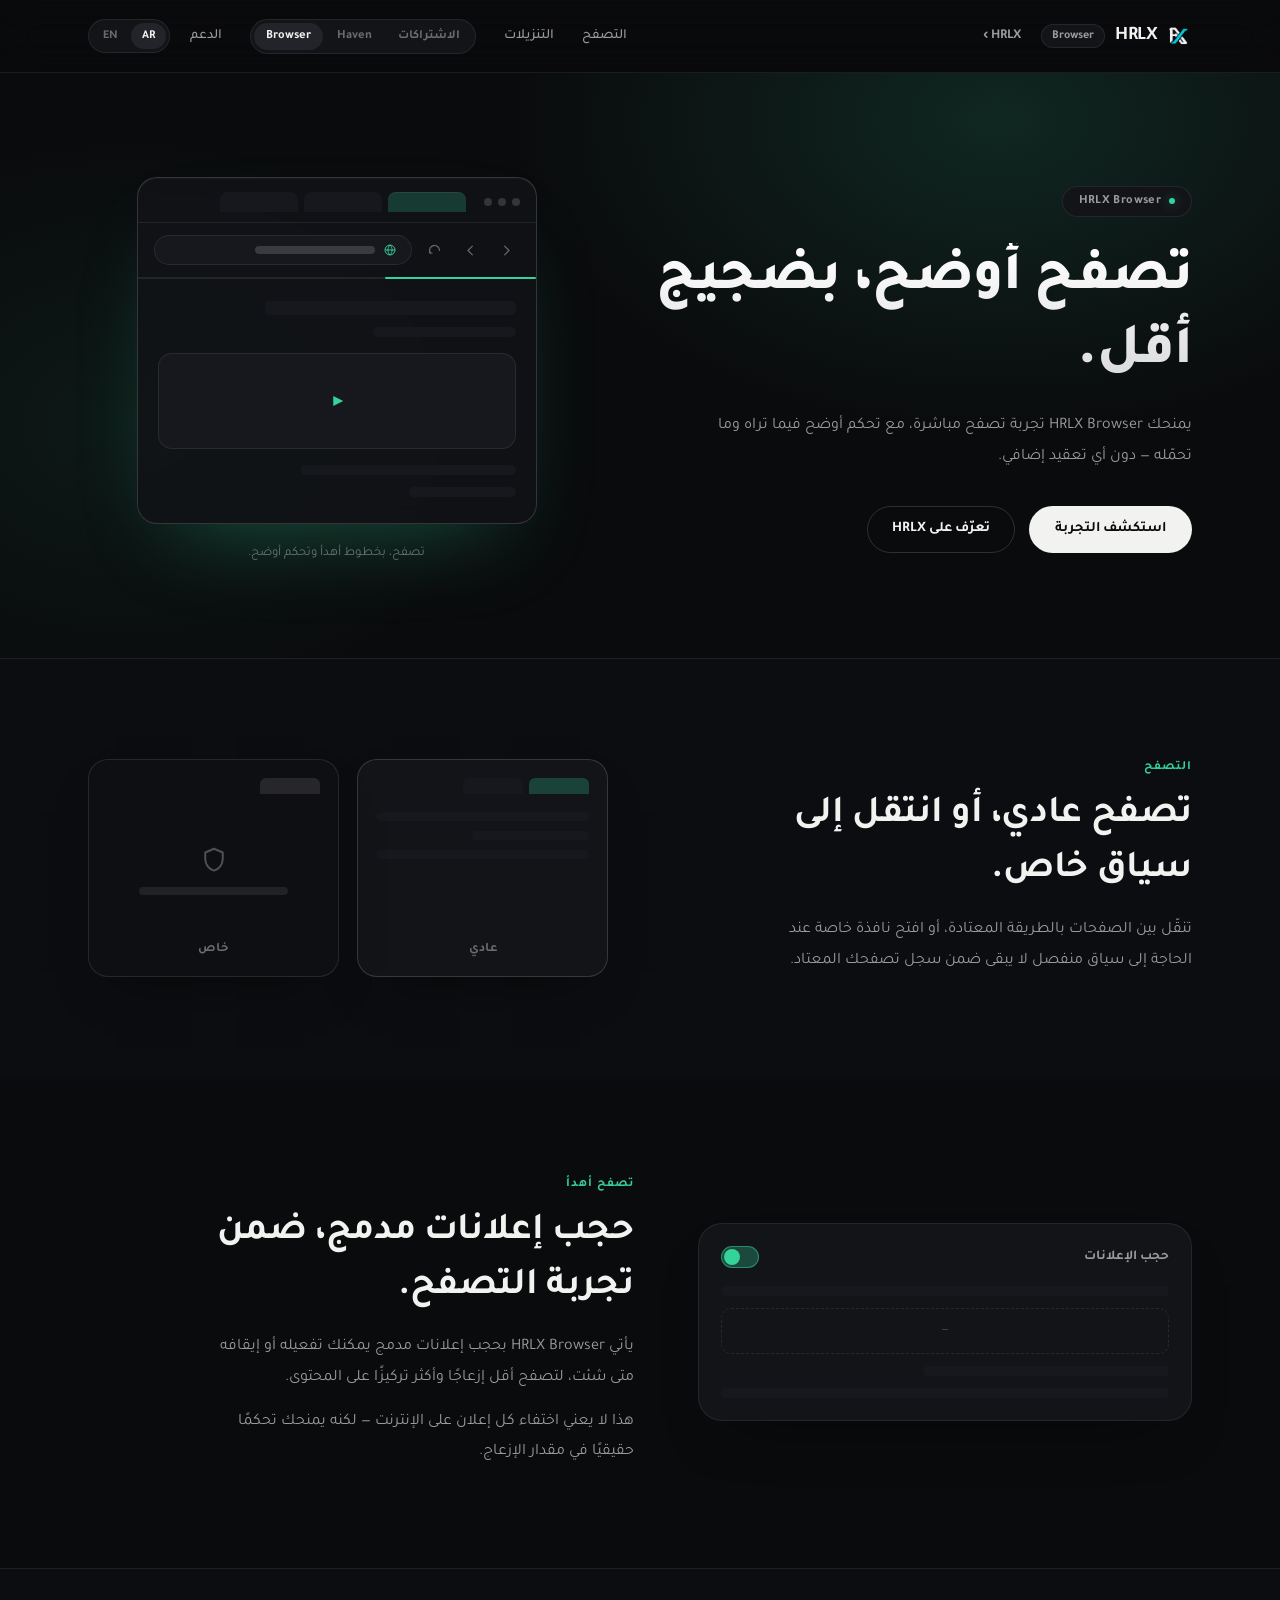
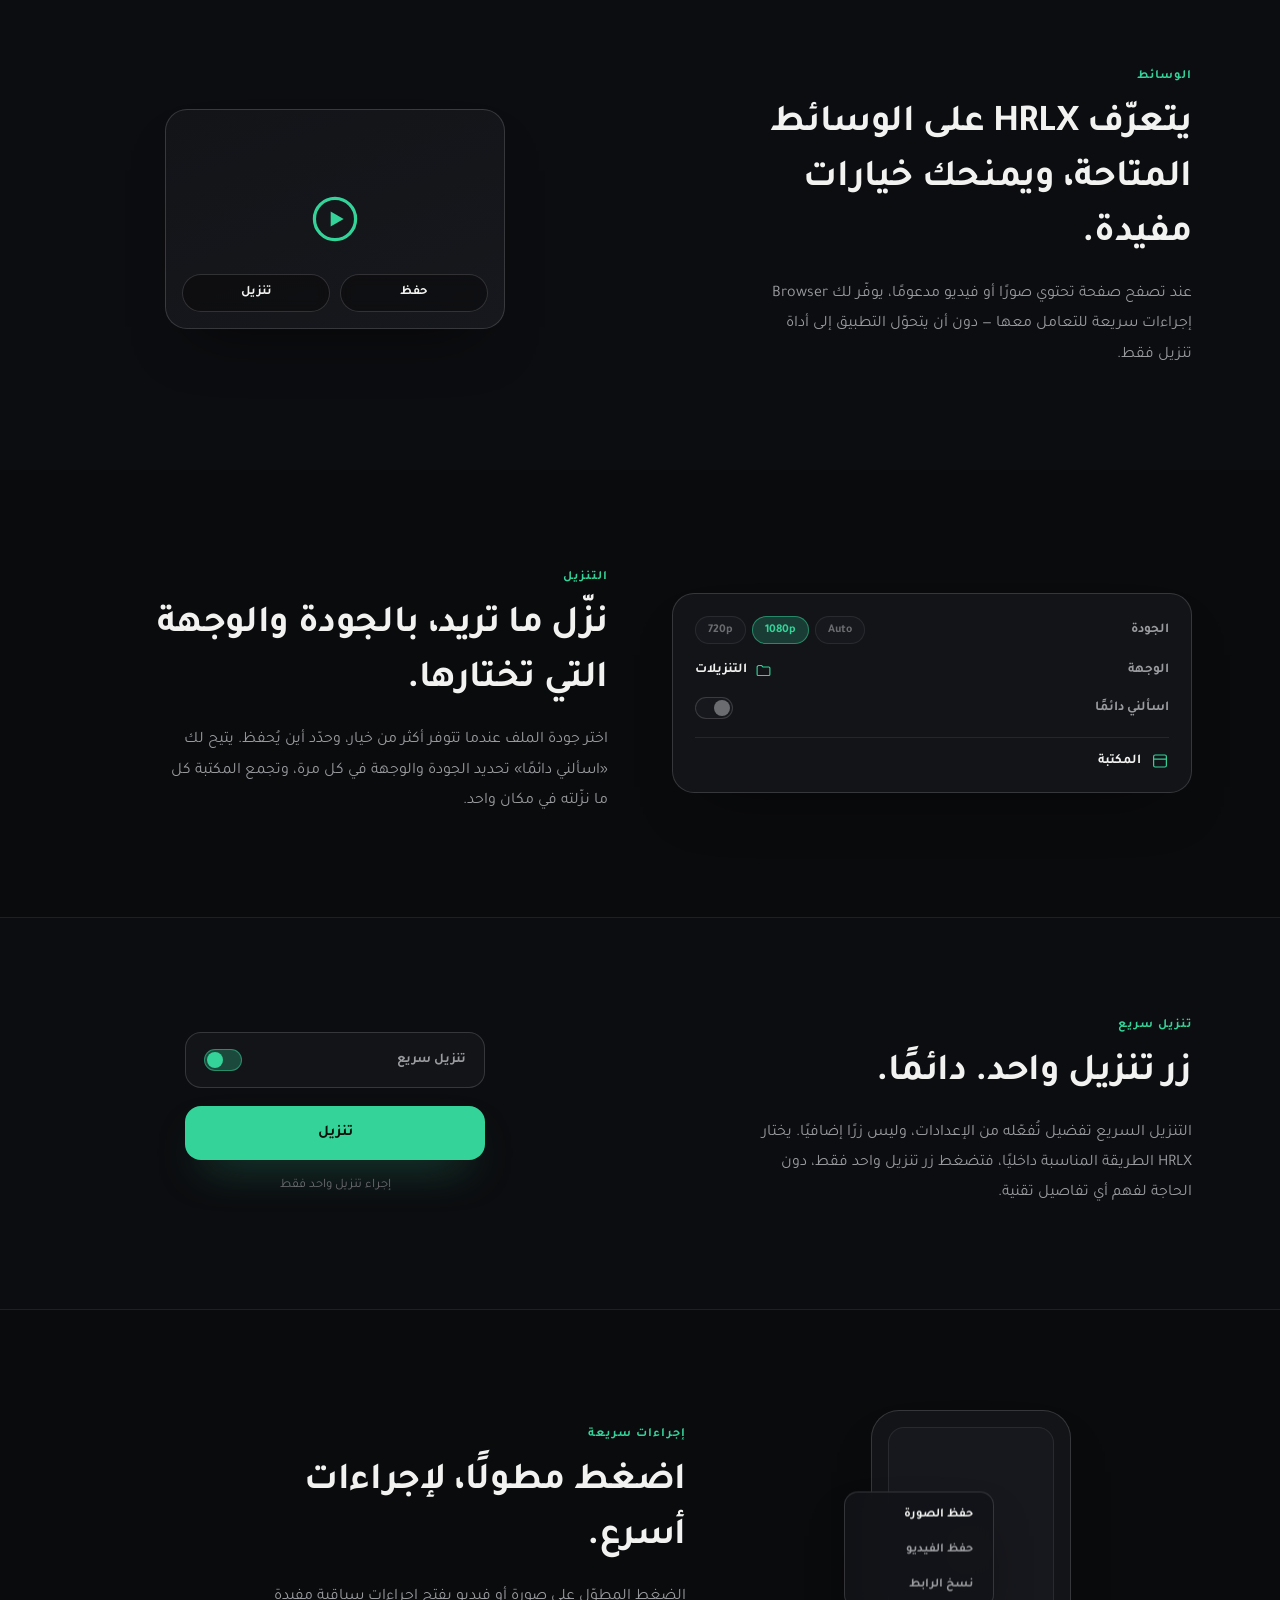
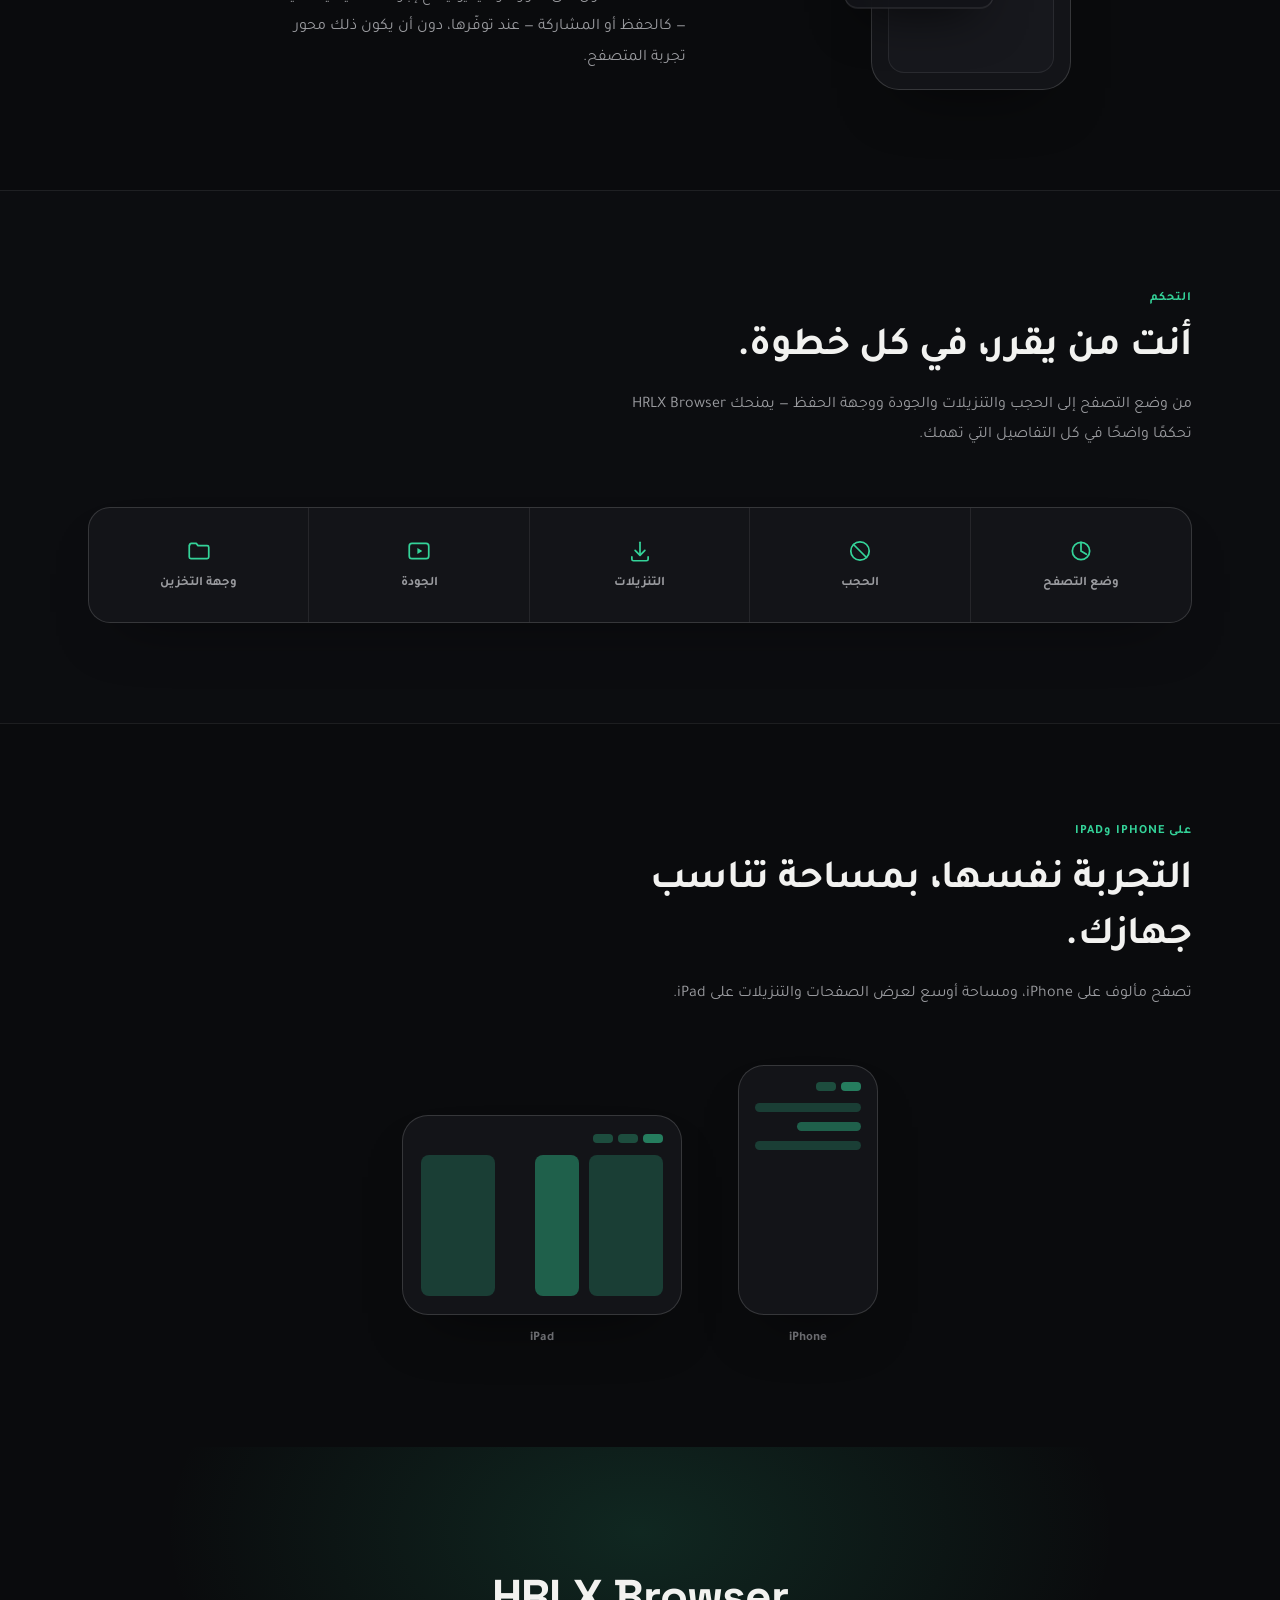
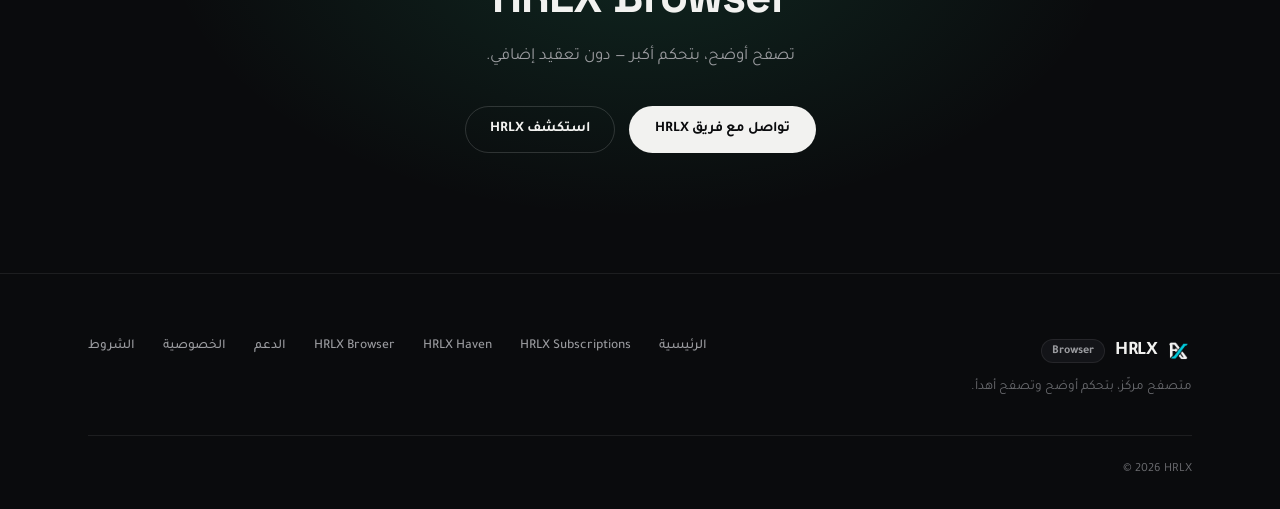
<file: browser/index.html>
<!DOCTYPE html>
<html lang="ar" dir="rtl">
<head>
  <meta charset="UTF-8">
  <meta name="viewport" content="width=device-width, initial-scale=1.0">
  <meta name="theme-color" content="#0A0B0D">
  <title>HRLX Browser — HRLX</title>
  <meta name="description" content="HRLX Browser — تصفح أوضح، بحجب إعلانات مدمج وتحكم كامل في التنزيلات.">
  <link rel="canonical" href="https://hrlxapp.github.io/browser/">
  <meta property="og:title" content="HRLX Browser — HRLX">
  <meta property="og:description" content="HRLX Browser — تصفح أوضح، بحجب إعلانات مدمج وتحكم كامل في التنزيلات.">
  <meta property="og:url" content="https://hrlxapp.github.io/browser/">
  <meta property="og:type" content="website">
  <meta name="twitter:card" content="summary">
  <meta name="twitter:title" content="HRLX Browser — HRLX">
  <meta name="twitter:description" content="HRLX Browser — تصفح أوضح، بحجب إعلانات مدمج وتحكم كامل في التنزيلات.">
  <link rel="preconnect" href="https://fonts.googleapis.com">
  <link rel="preconnect" href="https://fonts.gstatic.com" crossorigin>
  <link href="https://fonts.googleapis.com/css2?family=Inter:wght@400;500;600;700;800&family=Space+Grotesk:wght@500;600;700&family=Tajawal:wght@400;500;600;700;800&display=swap" rel="stylesheet">
  <link rel="stylesheet" href="../css/browser.css">
</head>
<body>
  <header class="browser-nav"><div class="wrap nav-inner">
    <a class="brand-mark" href="../" aria-label="HRLX"><span class="brand-icon"><img class="icon-a" src="../assets/images/brand/hrlx-green.png" alt="HRLX"><img class="icon-b" src="../assets/images/brand/hrlx-blue.png" alt=""></span><span>HRLX</span><span class="product-tag">Browser</span></a>
    <a class="nav-back" href="../" data-i18n="nav.back">‹ HRLX</a>
    <nav class="nav-links" aria-label="Primary navigation">
      <a href="#modes" data-i18n="nav.modes">التصفح</a>
      <a href="#download" data-i18n="nav.download">التنزيلات</a>
      <div class="product-switch" aria-label="HRLX products">
        <a href="../subscriptions/" data-i18n="nav.psSubs">Subscriptions</a>
        <a href="../haven/" data-i18n="nav.psHaven">Haven</a>
        <a href="../browser/" class="active" data-i18n="nav.psBrowser">Browser</a>
      </div>
      <a href="../support/" data-i18n="nav.support">الدعم</a>
    </nav>
    <div class="nav-tools">
      <div class="lang-switch" aria-label="Language"><button id="btnAr" class="active">AR</button><button id="btnEn">EN</button></div>
      <button class="hamburger" id="hamburgerBtn" aria-label="Menu" aria-expanded="false" aria-controls="mobileMenu"><span></span><span></span><span></span></button>
    </div>
  </div></header>

  <div class="mobile-menu" id="mobileMenu">
    <div class="mobile-menu-head">
      <a href="../" class="brand-mark"><span class="brand-icon"><img class="icon-a" src="../assets/images/brand/hrlx-green.png" alt="HRLX"><img class="icon-b" src="../assets/images/brand/hrlx-blue.png" alt=""></span><span>HRLX</span></a>
      <button class="mobile-menu-close" id="mobileMenuClose" aria-label="Close">&times;</button>
    </div>
    <a href="../" data-i18n="nav.back">‹ HRLX</a>
    <a href="#modes" data-i18n="nav.modes">التصفح</a>
    <a href="#download" data-i18n="nav.download">التنزيلات</a>
    <a href="../support/" data-i18n="nav.support">الدعم</a>
    <div class="mobile-product-switch">
      <span class="mps-label" data-i18n="nav.products">Products</span>
      <a href="../subscriptions/" data-i18n="nav.psSubs">Subscriptions</a>
      <a href="../haven/" data-i18n="nav.psHaven">Haven</a>
      <a href="../browser/" class="active" data-i18n="nav.psBrowser">Browser</a>
    </div>
  </div>

  <main>
    <!-- ============ HERO ============ -->
    <section class="hero" id="top"><div class="bw-ambient"></div><div class="wrap hero-grid">
      <div class="hero-copy reveal">
        <div class="eyebrow"><span></span><span data-i18n="hero.eyebrow">HRLX Browser</span></div>
        <h1 data-i18n="hero.title">تصفح أوضح، بضجيج أقل.</h1>
        <p class="hero-desc" data-i18n="hero.desc">يمنحك HRLX Browser تجربة تصفح مباشرة، مع تحكم أوضح فيما تراه وما تحمّله — دون أي تعقيد إضافي.</p>
        <div class="hero-actions">
          <a class="btn-primary" href="#modes" data-i18n="hero.primary">استكشف التجربة</a>
          <a class="btn-secondary" href="../" data-i18n="hero.secondary">تعرّف على HRLX</a>
        </div>
      </div>

      <div class="browser-visual reveal" aria-hidden="true">
        <div class="bw-window">
          <div class="bw-titlebar">
            <span class="bw-dot"></span><span class="bw-dot"></span><span class="bw-dot"></span>
            <div class="bw-tabs"><span class="bw-tab active"></span><span class="bw-tab"></span><span class="bw-tab"></span></div>
          </div>
          <div class="bw-toolbar">
            <span class="bw-nav-btn"><svg viewBox="0 0 24 24" fill="none"><path d="M15 5l-7 7 7 7" stroke="currentColor" stroke-width="1.8" stroke-linecap="round" stroke-linejoin="round"/></svg></span>
            <span class="bw-nav-btn"><svg viewBox="0 0 24 24" fill="none"><path d="M9 5l7 7-7 7" stroke="currentColor" stroke-width="1.8" stroke-linecap="round" stroke-linejoin="round"/></svg></span>
            <span class="bw-nav-btn"><svg viewBox="0 0 24 24" fill="none"><path d="M4 12a8 8 0 1114.9 4" stroke="currentColor" stroke-width="1.8" stroke-linecap="round"/><path d="M19.5 12.5V16h-3.5" stroke="currentColor" stroke-width="1.8" stroke-linecap="round" stroke-linejoin="round"/></svg></span>
            <div class="bw-address"><svg viewBox="0 0 24 24" fill="none"><circle cx="12" cy="12" r="8.5" stroke="currentColor" stroke-width="1.6"/><path d="M4 12h17M12 3.5c2.4 2.4 3.6 5.4 3.6 8.5s-1.2 6.1-3.6 8.5c-2.4-2.4-3.6-5.4-3.6-8.5S9.6 5.9 12 3.5z" stroke="currentColor" stroke-width="1.6"/></svg><span class="bw-url"></span></div>
          </div>
          <div class="bw-loadbar"><span></span></div>
          <div class="bw-page">
            <div class="bw-line w70"></div>
            <div class="bw-line w40"></div>
            <div class="bw-media-block"><svg viewBox="0 0 24 24" fill="none"><path d="M9 8l8 4-8 4V8z" fill="currentColor"/></svg></div>
            <div class="bw-line w60"></div>
            <div class="bw-line w30"></div>
          </div>
        </div>
        <div class="hv-caption" data-i18n="hero.visualCaption">تصفح، بخطوط أهدأ وتحكم أوضح.</div>
      </div>
    </div></section>

    <!-- ============ NORMAL + PRIVATE BROWSING ============ -->
    <section class="modes-section" id="modes"><div class="wrap modes-grid">
      <div class="modes-copy reveal">
        <div class="section-kicker" data-i18n="modes.kicker">التصفح</div>
        <h2 data-i18n="modes.title">تصفح عادي، أو انتقل إلى سياق خاص.</h2>
        <p data-i18n="modes.desc">تنقّل بين الصفحات بالطريقة المعتادة، أو افتح نافذة خاصة عند الحاجة إلى سياق منفصل لا يبقى ضمن سجل تصفحك المعتاد.</p>
      </div>
      <div class="modes-visual reveal" aria-hidden="true">
        <div class="mode-panel mode-normal">
          <div class="mp-tabbar"><span class="mp-tab active"></span><span class="mp-tab"></span></div>
          <div class="mp-body"><div class="mp-line"></div><div class="mp-line short"></div><div class="mp-line"></div></div>
          <span class="mp-label" data-i18n="modes.labelNormal">عادي</span>
        </div>
        <div class="mode-panel mode-private">
          <div class="mp-tabbar dark"><span class="mp-tab active dark"></span></div>
          <div class="mp-body dark"><svg viewBox="0 0 24 24" fill="none"><path d="M12 3l7 3v5.2c0 4.4-3 8.3-7 9.3-4-1-7-4.9-7-9.3V6l7-3z" stroke="currentColor" stroke-width="1.6" stroke-linejoin="round"/></svg><div class="mp-line dark"></div></div>
          <span class="mp-label" data-i18n="modes.labelPrivate">خاص</span>
        </div>
      </div>
    </div></section>

    <!-- ============ CLEANER BROWSING / AD BLOCKING ============ -->
    <section class="clean-section" id="clean"><div class="wrap clean-grid">
      <div class="clean-visual reveal" aria-hidden="true">
        <div class="cl-toggle-row">
          <span data-i18n="clean.toggleLabel">حجب الإعلانات</span>
          <span class="cl-switch on"><span class="cl-knob"></span></span>
        </div>
        <div class="cl-page">
          <div class="cl-line"></div>
          <div class="cl-ad-slot blocked"><span>—</span></div>
          <div class="cl-line short"></div>
          <div class="cl-line"></div>
        </div>
      </div>
      <div class="clean-copy reveal">
        <div class="section-kicker" data-i18n="clean.kicker">تصفح أهدأ</div>
        <h2 data-i18n="clean.title">حجب إعلانات مدمج، ضمن تجربة التصفح.</h2>
        <p data-i18n="clean.desc">يأتي HRLX Browser بحجب إعلانات مدمج يمكنك تفعيله أو إيقافه متى شئت، لتصفح أقل إزعاجًا وأكثر تركيزًا على المحتوى.</p>
        <p class="clean-note" data-i18n="clean.note">هذا لا يعني اختفاء كل إعلان على الإنترنت — لكنه يمنحك تحكمًا حقيقيًا في مقدار الإزعاج.</p>
      </div>
    </div></section>

    <!-- ============ MEDIA EXPERIENCE ============ -->
    <section class="media-section" id="media"><div class="wrap media-grid">
      <div class="media-copy reveal">
        <div class="section-kicker" data-i18n="media.kicker">الوسائط</div>
        <h2 data-i18n="media.title">يتعرّف HRLX على الوسائط المتاحة، ويمنحك خيارات مفيدة.</h2>
        <p data-i18n="media.desc">عند تصفح صفحة تحتوي صورًا أو فيديو مدعومًا، يوفّر لك Browser إجراءات سريعة للتعامل معها — دون أن يتحوّل التطبيق إلى أداة تنزيل فقط.</p>
      </div>
      <div class="media-visual reveal" aria-hidden="true">
        <div class="mv-card">
          <svg viewBox="0 0 24 24" fill="none" class="mv-play"><circle cx="12" cy="12" r="9.5" stroke="currentColor" stroke-width="1.5"/><path d="M10 8.5l6 3.5-6 3.5v-7z" fill="currentColor"/></svg>
          <div class="mv-actions">
            <span class="mv-chip" data-i18n="media.chip1">حفظ</span>
            <span class="mv-chip" data-i18n="media.chip2">تنزيل</span>
          </div>
        </div>
      </div>
    </div></section>

    <!-- ============ DOWNLOAD EXPERIENCE ============ -->
    <section class="download-section" id="download"><div class="wrap download-grid">
      <div class="download-visual reveal" aria-hidden="true">
        <div class="dl-panel">
          <div class="dl-row">
            <span class="dl-label" data-i18n="download.qualityLabel">الجودة</span>
            <div class="dl-chips"><span class="dl-chip">Auto</span><span class="dl-chip active">1080p</span><span class="dl-chip">720p</span></div>
          </div>
          <div class="dl-row">
            <span class="dl-label" data-i18n="download.destLabel">الوجهة</span>
            <span class="dl-dest"><svg viewBox="0 0 24 24" fill="none"><path d="M3.5 6.5A1.5 1.5 0 015 5h4.4l1.7 2h8.4A1.5 1.5 0 0121 8.5v9A1.5 1.5 0 0119.5 19h-15A1.5 1.5 0 013 17.5v-11z" stroke="currentColor" stroke-width="1.6" stroke-linejoin="round"/></svg><span data-i18n="download.destValue">التنزيلات</span></span>
          </div>
          <div class="dl-row">
            <span class="dl-label" data-i18n="download.askLabel">اسألني دائمًا</span>
            <span class="cl-switch"><span class="cl-knob"></span></span>
          </div>
          <div class="dl-row dl-library">
            <svg viewBox="0 0 24 24" fill="none"><rect x="3.5" y="4" width="17" height="16" rx="2" stroke="currentColor" stroke-width="1.6"/><path d="M3.5 9.5h17" stroke="currentColor" stroke-width="1.6"/></svg>
            <span data-i18n="download.libraryLabel">المكتبة</span>
          </div>
        </div>
      </div>
      <div class="download-copy reveal">
        <div class="section-kicker" data-i18n="download.kicker">التنزيل</div>
        <h2 data-i18n="download.title">نزّل ما تريد، بالجودة والوجهة التي تختارها.</h2>
        <p data-i18n="download.desc">اختر جودة الملف عندما تتوفر أكثر من خيار، وحدّد أين يُحفظ. يتيح لك «اسألني دائمًا» تحديد الجودة والوجهة في كل مرة، وتجمع المكتبة كل ما نزّلته في مكان واحد.</p>
      </div>
    </div></section>

    <!-- ============ FAST DOWNLOAD ============ -->
    <section class="fast-section" id="fast"><div class="wrap fast-grid">
      <div class="fast-copy reveal">
        <div class="section-kicker" data-i18n="fast.kicker">تنزيل سريع</div>
        <h2 data-i18n="fast.title">زر تنزيل واحد. دائمًا.</h2>
        <p data-i18n="fast.desc">التنزيل السريع تفضيل تُفعّله من الإعدادات، وليس زرًا إضافيًا. يختار HRLX الطريقة المناسبة داخليًا، فتضغط زر تنزيل واحد فقط، دون الحاجة لفهم أي تفاصيل تقنية.</p>
      </div>
      <div class="fast-visual reveal" aria-hidden="true">
        <div class="fast-setting-row">
          <span data-i18n="fast.settingLabel">تنزيل سريع</span>
          <span class="cl-switch on"><span class="cl-knob"></span></span>
        </div>
        <div class="fast-button">
          <span data-i18n="fast.buttonLabel">تنزيل</span>
        </div>
        <span class="fast-note" data-i18n="fast.buttonNote">إجراء تنزيل واحد فقط</span>
      </div>
    </div></section>

    <!-- ============ CONTEXT / LONG-PRESS ============ -->
    <section class="context-section" id="context"><div class="wrap context-grid">
      <div class="context-visual reveal" aria-hidden="true">
        <div class="ctx-phone">
          <div class="ctx-media"><svg viewBox="0 0 24 24" fill="none"><path d="M9 8l8 4-8 4V8z" fill="currentColor"/></svg></div>
          <div class="ctx-menu">
            <span class="ctx-item" data-i18n="context.item1">حفظ الصورة</span>
            <span class="ctx-item" data-i18n="context.item2">حفظ الفيديو</span>
            <span class="ctx-item" data-i18n="context.item3">نسخ الرابط</span>
          </div>
        </div>
      </div>
      <div class="context-copy reveal">
        <div class="section-kicker" data-i18n="context.kicker">إجراءات سريعة</div>
        <h2 data-i18n="context.title">اضغط مطولًا، لإجراءات أسرع.</h2>
        <p data-i18n="context.desc">الضغط المطوّل على صورة أو فيديو يفتح إجراءات سياقية مفيدة — كالحفظ أو المشاركة — عند توفّرها، دون أن يكون ذلك محور تجربة المتصفح.</p>
      </div>
    </div></section>

    <!-- ============ CONTROL ============ -->
    <section class="control-section" id="control"><div class="wrap">
      <div class="section-head reveal">
        <div class="section-kicker" data-i18n="control.kicker">التحكم</div>
        <h2 data-i18n="control.title">أنت من يقرر، في كل خطوة.</h2>
        <p data-i18n="control.desc">من وضع التصفح إلى الحجب والتنزيلات والجودة ووجهة الحفظ — يمنحك HRLX Browser تحكمًا واضحًا في كل التفاصيل التي تهمك.</p>
      </div>
      <div class="control-panel reveal">
        <div class="control-item">
          <svg viewBox="0 0 24 24" fill="none"><path d="M4 12a8 8 0 1116 0 8 8 0 01-16 0z" stroke="currentColor" stroke-width="1.6"/><path d="M12 4v8l5 3" stroke="currentColor" stroke-width="1.6" stroke-linecap="round"/></svg>
          <span data-i18n="control.c1">وضع التصفح</span>
        </div>
        <div class="control-item">
          <svg viewBox="0 0 24 24" fill="none"><circle cx="12" cy="12" r="8.5" stroke="currentColor" stroke-width="1.6"/><path d="M6 6l12 12" stroke="currentColor" stroke-width="1.6" stroke-linecap="round"/></svg>
          <span data-i18n="control.c2">الحجب</span>
        </div>
        <div class="control-item">
          <svg viewBox="0 0 24 24" fill="none"><path d="M12 4v11" stroke="currentColor" stroke-width="1.6" stroke-linecap="round"/><path d="M7.5 11.5L12 16l4.5-4.5" stroke="currentColor" stroke-width="1.6" stroke-linecap="round" stroke-linejoin="round"/><path d="M4.5 17.5v2a1.5 1.5 0 001.5 1.5h12a1.5 1.5 0 001.5-1.5v-2" stroke="currentColor" stroke-width="1.6" stroke-linecap="round"/></svg>
          <span data-i18n="control.c3">التنزيلات</span>
        </div>
        <div class="control-item">
          <svg viewBox="0 0 24 24" fill="none"><rect x="3" y="5" width="18" height="14" rx="2.5" stroke="currentColor" stroke-width="1.6"/><path d="M10.5 9.3v5.4l4.6-2.7-4.6-2.7z" fill="currentColor"/></svg>
          <span data-i18n="control.c4">الجودة</span>
        </div>
        <div class="control-item">
          <svg viewBox="0 0 24 24" fill="none"><path d="M3.5 6.5A1.5 1.5 0 015 5h4.4l1.7 2h8.4A1.5 1.5 0 0121 8.5v9A1.5 1.5 0 0119.5 19h-15A1.5 1.5 0 013 17.5v-11z" stroke="currentColor" stroke-width="1.6" stroke-linejoin="round"/></svg>
          <span data-i18n="control.c5">وجهة التخزين</span>
        </div>
      </div>
    </div></section>

    <!-- ============ IPHONE + IPAD ============ -->
    <section class="devices-section" id="devices"><div class="wrap">
      <div class="section-head reveal">
        <div class="section-kicker" data-i18n="devices.kicker">على iPhone وiPad</div>
        <h2 data-i18n="devices.title">التجربة نفسها، بمساحة تناسب جهازك.</h2>
        <p data-i18n="devices.desc">تصفح مألوف على iPhone، ومساحة أوسع لعرض الصفحات والتنزيلات على iPad.</p>
      </div>
      <div class="devices-row reveal" aria-hidden="true">
        <div class="device-frame device-phone">
          <div class="device-content">
            <div class="dc-tabbar"><span class="dc-dot"></span><span class="dc-dot"></span></div>
            <div class="dc-line"></div><div class="dc-line short"></div><div class="dc-line"></div>
          </div>
          <span class="device-label">iPhone</span>
        </div>
        <div class="device-frame device-tablet">
          <div class="device-content tablet">
            <div class="dc-tabbar"><span class="dc-dot"></span><span class="dc-dot"></span><span class="dc-dot"></span></div>
            <div class="dc-cols"><div class="dc-line"></div><div class="dc-line short"></div><div class="dc-line"></div></div>
          </div>
          <span class="device-label">iPad</span>
        </div>
      </div>
    </div></section>

    <!-- ============ FINAL CTA ============ -->
    <section class="cta-final"><div class="wrap">
      <h2 class="reveal">HRLX Browser</h2>
      <p class="reveal" data-i18n="cta.desc">تصفح أوضح، بتحكم أكبر — دون تعقيد إضافي.</p>
      <div class="hero-actions reveal">
        <a class="btn-primary" href="../support/" data-i18n="cta.primary">تواصل مع فريق HRLX</a>
        <a class="btn-secondary" href="../" data-i18n="cta.secondary">استكشف HRLX</a>
      </div>
    </div></section>
  </main>

  <!-- ============ FOOTER ============ -->
  <footer id="footer">
    <div class="wrap">
      <div class="footer-top">
        <div class="footer-brand">
          <div class="brand-mark"><span class="brand-icon"><img class="icon-a" src="../assets/images/brand/hrlx-green.png" alt="HRLX"><img class="icon-b" src="../assets/images/brand/hrlx-blue.png" alt=""></span><span>HRLX</span><span class="product-tag">Browser</span></div>
          <p data-i18n="footer.tagline">متصفح مركّز، بتحكم أوضح وتصفح أهدأ.</p>
        </div>
        <div class="footer-links">
          <a href="../" data-i18n="footer.home">الرئيسية</a>
          <a href="../subscriptions/" data-i18n="footer.subs">HRLX Subscriptions</a>
          <a href="../haven/" data-i18n="footer.haven">HRLX Haven</a>
          <a href="../browser/" data-i18n="footer.browser">HRLX Browser</a>
          <a href="../support/" data-i18n="footer.support">الدعم</a>
          <a href="../privacy/" data-i18n="footer.privacy">الخصوصية</a>
          <a href="../terms/" data-i18n="footer.terms">الشروط</a>
        </div>
      </div>
      <div class="footer-bottom"><span class="copyright" dir="ltr" data-i18n="footer.copy">© 2026 HRLX</span></div>
    </div>
  </footer>

  <script src="../js/browser.js"></script>
  <script src="../js/brand-color.js"></script>
</body>
</html>
</file>
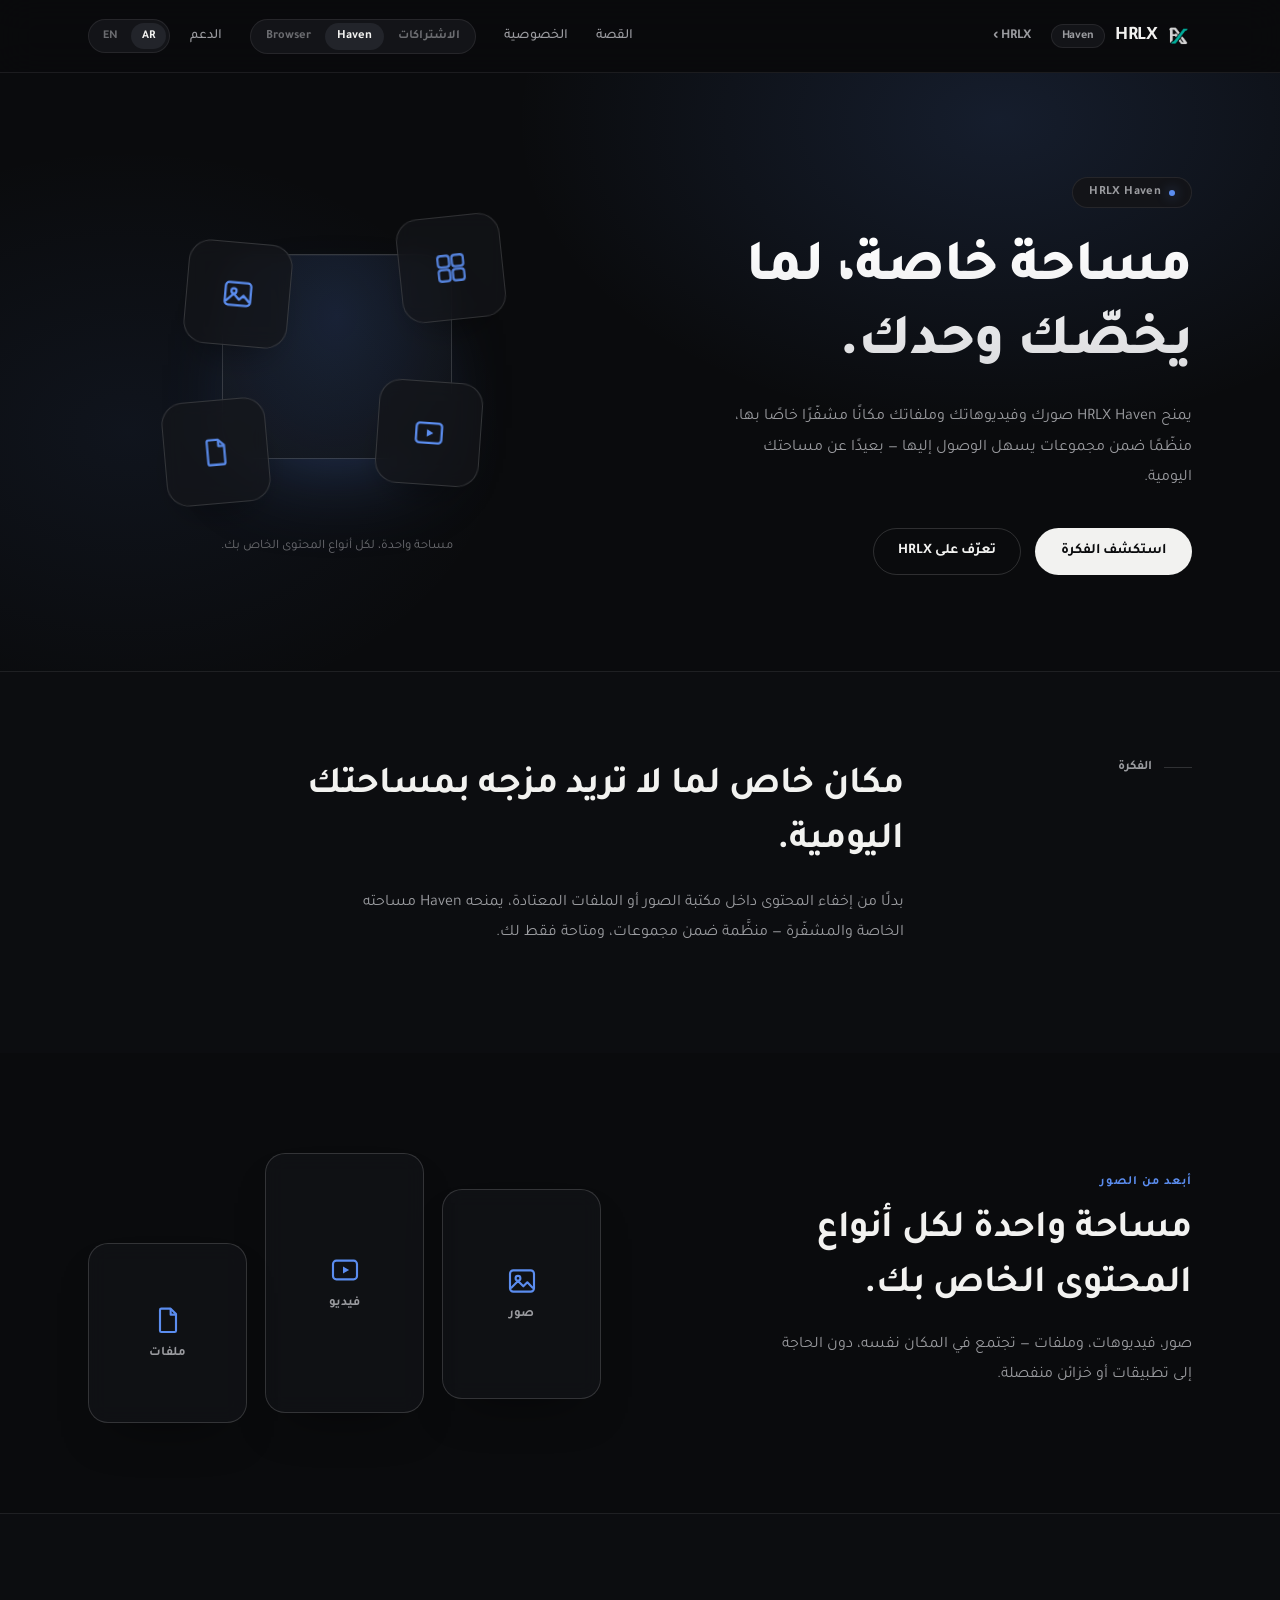
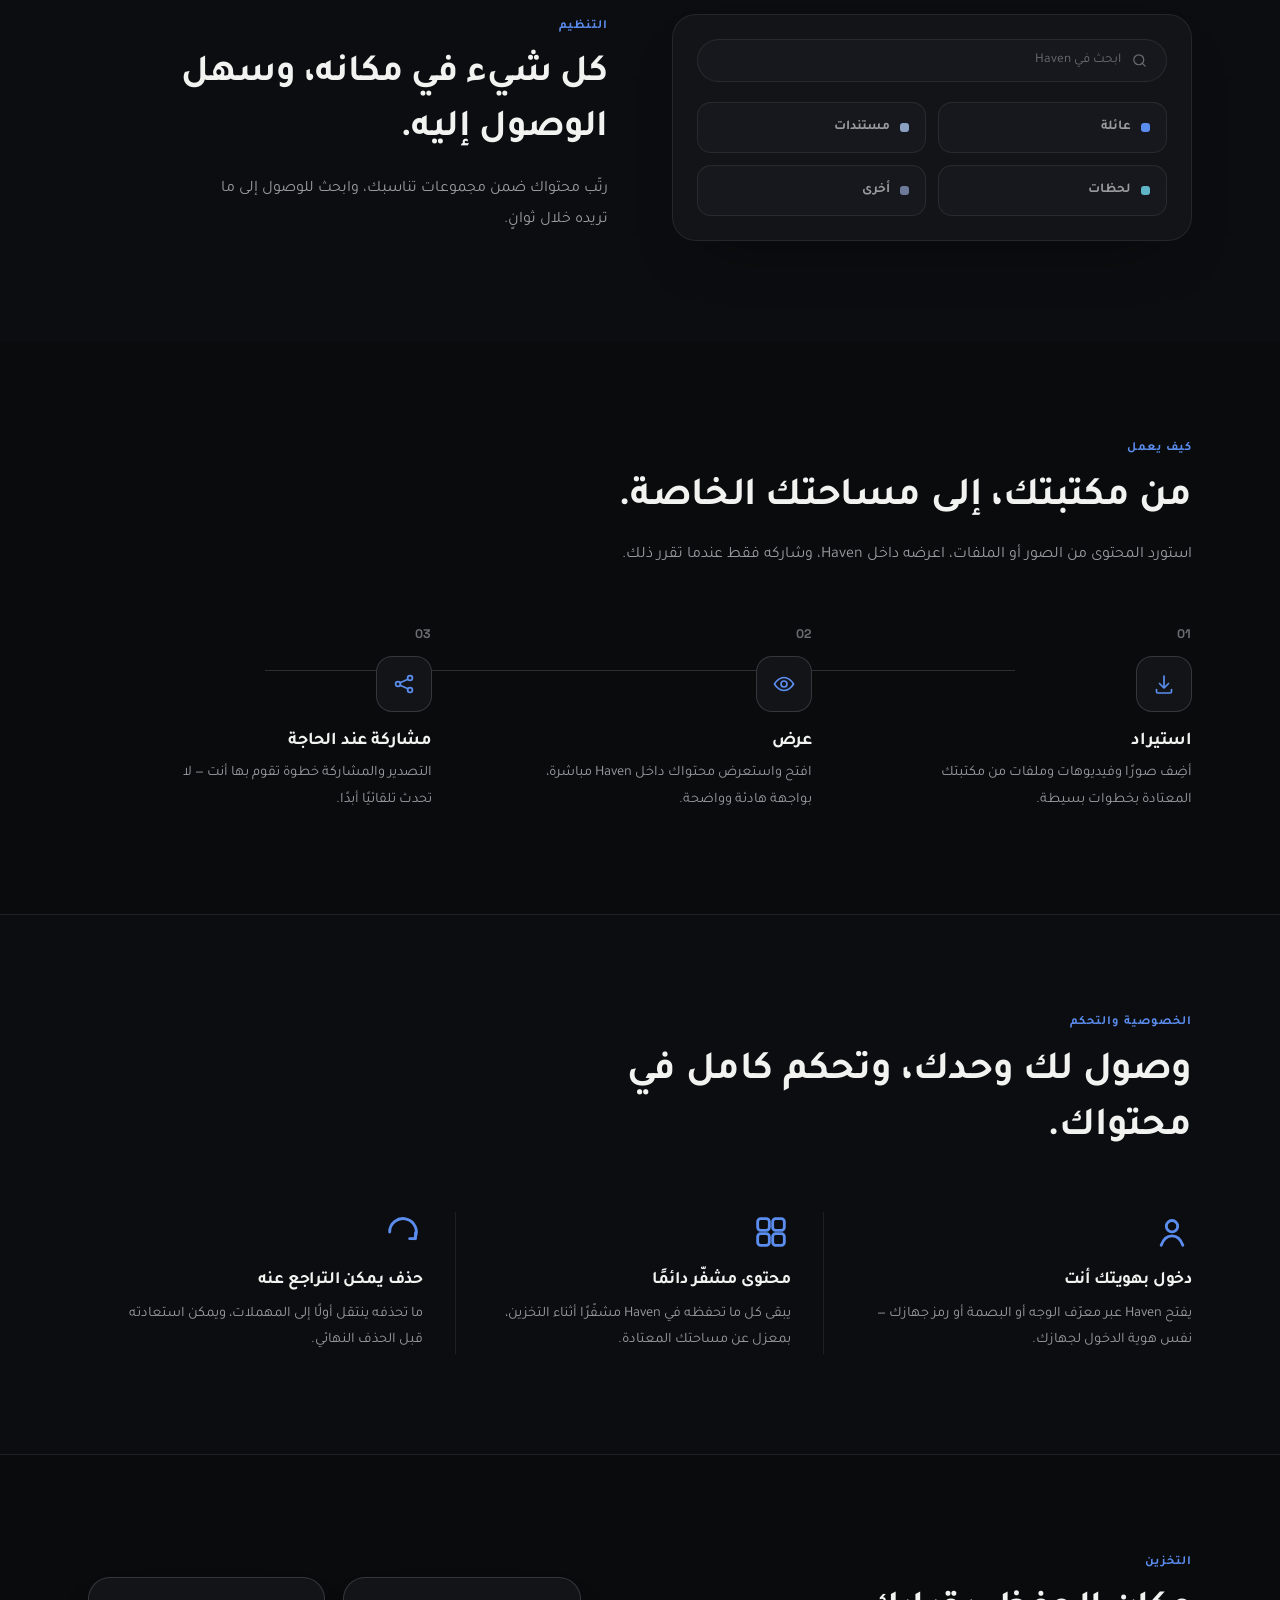
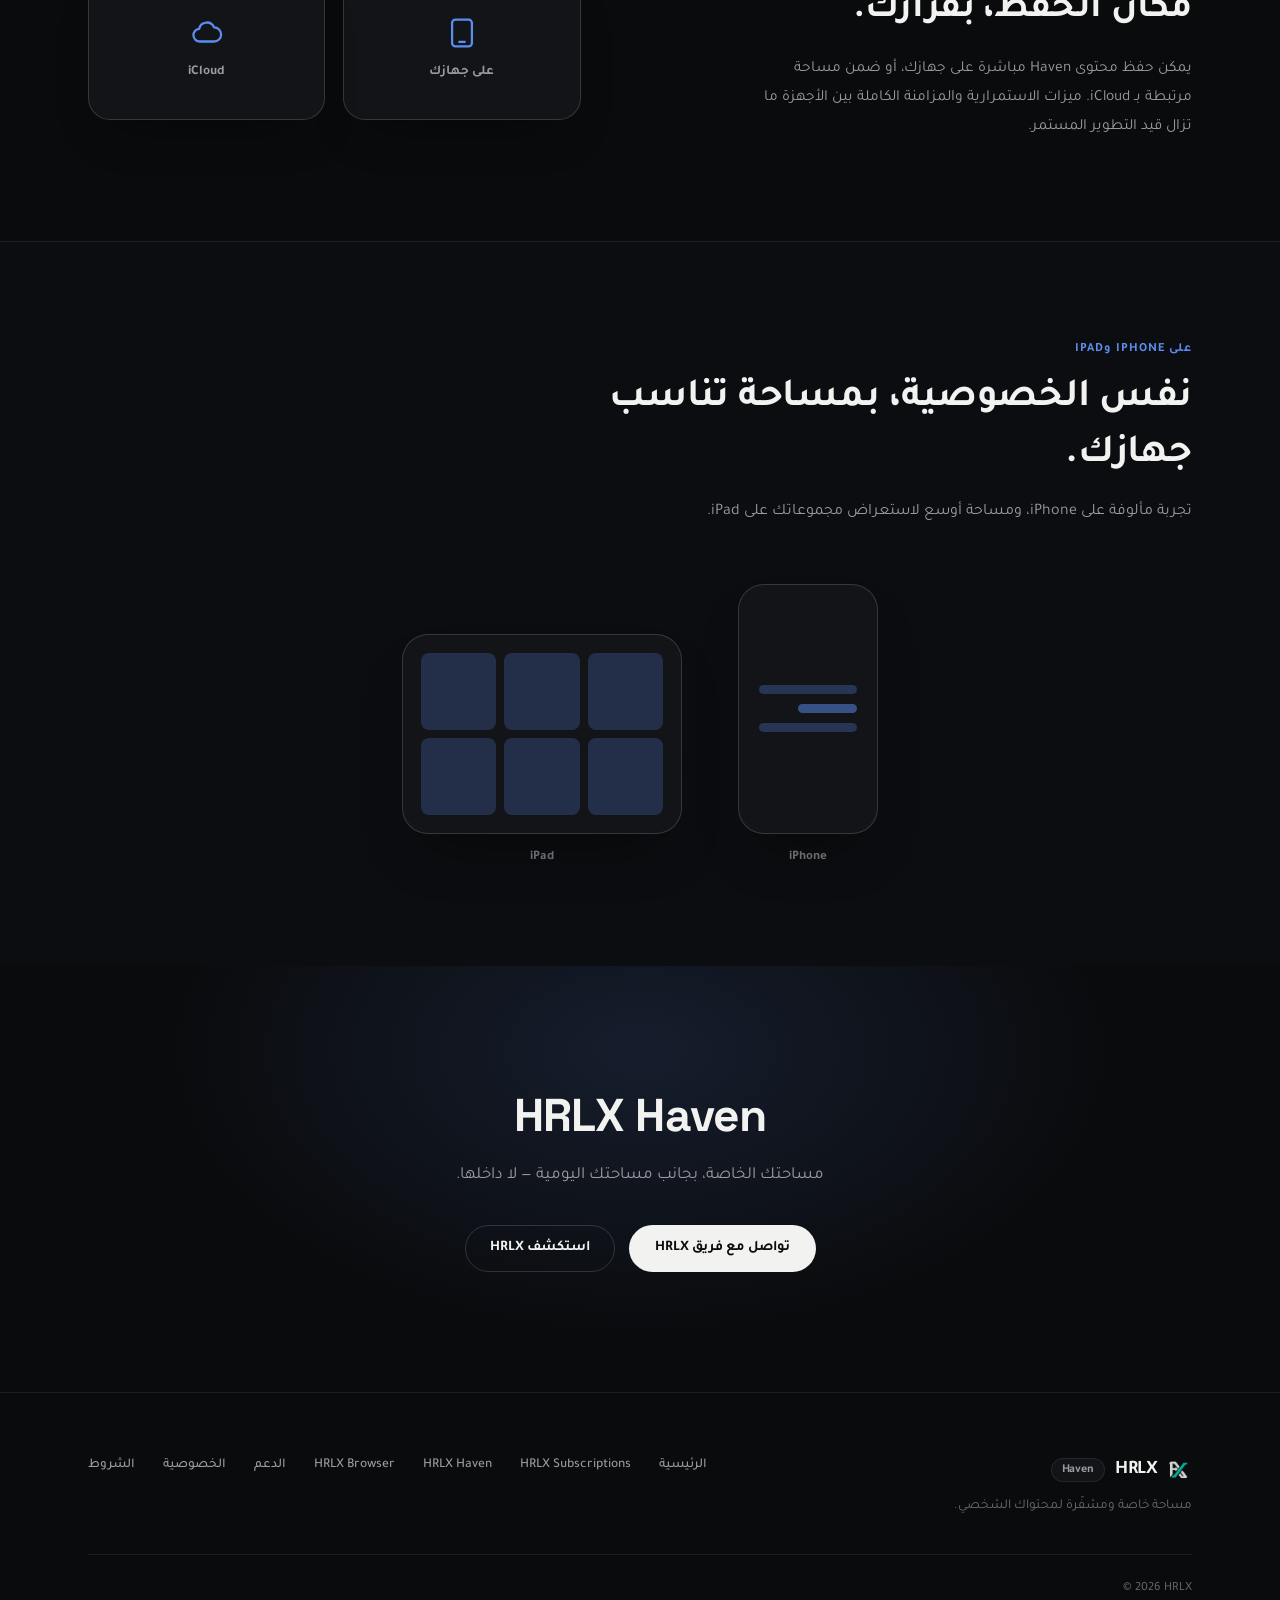
<file: haven/index.html>
<!DOCTYPE html>
<html lang="ar" dir="rtl">
<head>
  <meta charset="UTF-8">
  <meta name="viewport" content="width=device-width, initial-scale=1.0">
  <meta name="theme-color" content="#0A0B0D">
  <title>HRLX Haven — HRLX</title>
  <meta name="description" content="HRLX Haven — مساحة خاصة ومشفّرة لصورك وفيديوهاتك وملفاتك.">
  <link rel="canonical" href="https://hrlxapp.github.io/haven/">
  <meta property="og:title" content="HRLX Haven — HRLX">
  <meta property="og:description" content="HRLX Haven — مساحة خاصة ومشفّرة لصورك وفيديوهاتك وملفاتك.">
  <meta property="og:url" content="https://hrlxapp.github.io/haven/">
  <meta property="og:type" content="website">
  <meta name="twitter:card" content="summary">
  <meta name="twitter:title" content="HRLX Haven — HRLX">
  <meta name="twitter:description" content="HRLX Haven — مساحة خاصة ومشفّرة لصورك وفيديوهاتك وملفاتك.">
  <link rel="preconnect" href="https://fonts.googleapis.com">
  <link rel="preconnect" href="https://fonts.gstatic.com" crossorigin>
  <link href="https://fonts.googleapis.com/css2?family=Inter:wght@400;500;600;700;800&family=Space+Grotesk:wght@500;600;700&family=Tajawal:wght@400;500;600;700;800&display=swap" rel="stylesheet">
  <link rel="stylesheet" href="../css/haven.css">
</head>
<body>
  <header class="haven-nav"><div class="wrap nav-inner">
    <a class="brand-mark" href="../" aria-label="HRLX"><span class="brand-icon"><img class="icon-a" src="../assets/images/brand/hrlx-purple.png" alt="HRLX"><img class="icon-b" src="../assets/images/brand/hrlx-blue.png" alt=""></span><span>HRLX</span><span class="product-tag">Haven</span></a>
    <a class="nav-back" href="../" data-i18n="nav.back">‹ HRLX</a>
    <nav class="nav-links" aria-label="Primary navigation">
      <a href="#story" data-i18n="nav.story">القصة</a>
      <a href="#privacy" data-i18n="nav.privacy">الخصوصية</a>
      <div class="product-switch" aria-label="HRLX products">
        <a href="../subscriptions/" data-i18n="nav.psSubs">Subscriptions</a>
        <a href="../haven/" class="active" data-i18n="nav.psHaven">Haven</a>
        <a href="../browser/" data-i18n="nav.psBrowser">Browser</a>
      </div>
      <a href="../support/" data-i18n="nav.support">الدعم</a>
    </nav>
    <div class="nav-tools">
      <div class="lang-switch" aria-label="Language"><button id="btnAr" class="active">AR</button><button id="btnEn">EN</button></div>
      <button class="hamburger" id="hamburgerBtn" aria-label="Menu" aria-expanded="false" aria-controls="mobileMenu"><span></span><span></span><span></span></button>
    </div>
  </div></header>

  <div class="mobile-menu" id="mobileMenu">
    <div class="mobile-menu-head">
      <a href="../" class="brand-mark"><span class="brand-icon"><img class="icon-a" src="../assets/images/brand/hrlx-purple.png" alt="HRLX"><img class="icon-b" src="../assets/images/brand/hrlx-blue.png" alt=""></span><span>HRLX</span></a>
      <button class="mobile-menu-close" id="mobileMenuClose" aria-label="Close">&times;</button>
    </div>
    <a href="../" data-i18n="nav.back">‹ HRLX</a>
    <a href="#story" data-i18n="nav.story">القصة</a>
    <a href="#privacy" data-i18n="nav.privacy">الخصوصية</a>
    <a href="../support/" data-i18n="nav.support">الدعم</a>
    <div class="mobile-product-switch">
      <span class="mps-label" data-i18n="nav.products">Products</span>
      <a href="../subscriptions/" data-i18n="nav.psSubs">Subscriptions</a>
      <a href="../haven/" class="active" data-i18n="nav.psHaven">Haven</a>
      <a href="../browser/" data-i18n="nav.psBrowser">Browser</a>
    </div>
  </div>

  <main>
    <section class="hero" id="top"><div class="hv-ambient"></div><div class="wrap hero-grid">
      <div class="hero-copy reveal">
        <div class="eyebrow"><span></span><span data-i18n="hero.eyebrow">HRLX Haven</span></div>
        <h1 data-i18n="hero.title">مساحة خاصة، لما يخصّك وحدك.</h1>
        <p class="hero-desc" data-i18n="hero.desc">يمنح HRLX Haven صورك وفيديوهاتك وملفاتك مكانًا مشفّرًا خاصًا بها، منظّمًا ضمن مجموعات يسهل الوصول إليها — بعيدًا عن مساحتك اليومية.</p>
        <div class="hero-actions">
          <a class="btn-primary" href="#story" data-i18n="hero.primary">استكشف الفكرة</a>
          <a class="btn-secondary" href="../" data-i18n="hero.secondary">تعرّف على HRLX</a>
        </div>
      </div>

      <div class="haven-visual reveal" aria-hidden="true">
        <div class="hv-frame">
          <div class="hv-plate hv-plate-collection">
            <svg viewBox="0 0 24 24" fill="none"><rect x="3" y="3" width="8" height="8" rx="2" stroke="currentColor" stroke-width="1.6"/><rect x="13" y="3" width="8" height="8" rx="2" stroke="currentColor" stroke-width="1.6"/><rect x="3" y="13" width="8" height="8" rx="2" stroke="currentColor" stroke-width="1.6"/><rect x="13" y="13" width="8" height="8" rx="2" stroke="currentColor" stroke-width="1.6"/></svg>
          </div>
          <div class="hv-plate hv-plate-photo">
            <svg viewBox="0 0 24 24" fill="none"><rect x="3" y="4" width="18" height="16" rx="2.5" stroke="currentColor" stroke-width="1.6"/><circle cx="9" cy="10" r="1.8" stroke="currentColor" stroke-width="1.6"/><path d="M4 17l5-5 4 4 3-3 4 4" stroke="currentColor" stroke-width="1.6" stroke-linecap="round" stroke-linejoin="round"/></svg>
          </div>
          <div class="hv-plate hv-plate-video">
            <svg viewBox="0 0 24 24" fill="none"><rect x="3" y="5" width="18" height="14" rx="2.5" stroke="currentColor" stroke-width="1.6"/><path d="M10.5 9.3v5.4l4.6-2.7-4.6-2.7z" fill="currentColor"/></svg>
          </div>
          <div class="hv-plate hv-plate-file">
            <svg viewBox="0 0 24 24" fill="none"><path d="M7 3.5h7l4 4V20a1 1 0 01-1 1H7a1 1 0 01-1-1V4.5a1 1 0 011-1z" stroke="currentColor" stroke-width="1.6" stroke-linejoin="round"/><path d="M14 3.5V8h4" stroke="currentColor" stroke-width="1.6" stroke-linejoin="round"/></svg>
          </div>
          <div class="hv-core"></div>
        </div>
        <div class="hv-caption" data-i18n="hero.visualCaption">مساحة واحدة، لكل أنواع المحتوى الخاص بك.</div>
      </div>
    </div></section>

    <section class="story" id="story"><div class="wrap story-grid">
      <div class="story-label reveal"><span class="label-line"></span><span data-i18n="story.kicker">الفكرة</span></div>
      <div class="story-copy reveal">
        <h2 data-i18n="story.title">مكان خاص لما لا تريد مزجه بمساحتك اليومية.</h2>
        <p data-i18n="story.body">بدلًا من إخفاء المحتوى داخل مكتبة الصور أو الملفات المعتادة، يمنحه Haven مساحته الخاصة والمشفّرة — منظَّمة ضمن مجموعات، ومتاحة فقط لك.</p>
      </div>
    </div></section>

    <!-- ============ MIXED CONTENT ============ -->
    <section class="content-section" id="content"><div class="wrap content-grid">
      <div class="content-copy reveal">
        <div class="section-kicker" data-i18n="content.kicker">أبعد من الصور</div>
        <h2 data-i18n="content.title">مساحة واحدة لكل أنواع المحتوى الخاص بك.</h2>
        <p data-i18n="content.desc">صور، فيديوهات، وملفات — تجتمع في المكان نفسه، دون الحاجة إلى تطبيقات أو خزائن منفصلة.</p>
      </div>
      <div class="content-visual reveal" aria-hidden="true">
        <div class="cv-tile cv-photo"><svg viewBox="0 0 24 24" fill="none"><rect x="3" y="4" width="18" height="16" rx="2.5" stroke="currentColor" stroke-width="1.6"/><circle cx="9" cy="10" r="1.8" stroke="currentColor" stroke-width="1.6"/><path d="M4 17l5-5 4 4 3-3 4 4" stroke="currentColor" stroke-width="1.6" stroke-linecap="round" stroke-linejoin="round"/></svg><span data-i18n="content.tPhoto">صور</span></div>
        <div class="cv-tile cv-video"><svg viewBox="0 0 24 24" fill="none"><rect x="3" y="5" width="18" height="14" rx="2.5" stroke="currentColor" stroke-width="1.6"/><path d="M10.5 9.3v5.4l4.6-2.7-4.6-2.7z" fill="currentColor"/></svg><span data-i18n="content.tVideo">فيديو</span></div>
        <div class="cv-tile cv-file"><svg viewBox="0 0 24 24" fill="none"><path d="M7 3.5h7l4 4V20a1 1 0 01-1 1H7a1 1 0 01-1-1V4.5a1 1 0 011-1z" stroke="currentColor" stroke-width="1.6" stroke-linejoin="round"/><path d="M14 3.5V8h4" stroke="currentColor" stroke-width="1.6" stroke-linejoin="round"/></svg><span data-i18n="content.tFile">ملفات</span></div>
      </div>
    </div></section>

    <!-- ============ ORGANIZATION: COLLECTIONS + SEARCH ============ -->
    <section class="organize-section" id="organize"><div class="wrap organize-grid">
      <div class="organize-visual reveal" aria-hidden="true">
        <div class="og-search"><svg viewBox="0 0 24 24" fill="none"><circle cx="11" cy="11" r="7" stroke="currentColor" stroke-width="1.7"/><path d="M20 20l-4.3-4.3" stroke="currentColor" stroke-width="1.7" stroke-linecap="round"/></svg><span data-i18n="organize.search">ابحث في Haven</span></div>
        <div class="og-grid">
          <div class="og-item"><span class="og-dot dot-a"></span><span data-i18n="organize.c1">عائلة</span></div>
          <div class="og-item"><span class="og-dot dot-b"></span><span data-i18n="organize.c2">مستندات</span></div>
          <div class="og-item"><span class="og-dot dot-c"></span><span data-i18n="organize.c3">لحظات</span></div>
          <div class="og-item"><span class="og-dot dot-d"></span><span data-i18n="organize.c4">أخرى</span></div>
        </div>
      </div>
      <div class="organize-copy reveal">
        <div class="section-kicker" data-i18n="organize.kicker">التنظيم</div>
        <h2 data-i18n="organize.title">كل شيء في مكانه، وسهل الوصول إليه.</h2>
        <p data-i18n="organize.desc">رتّب محتواك ضمن مجموعات تناسبك، وابحث للوصول إلى ما تريده خلال ثوانٍ.</p>
      </div>
    </div></section>

    <!-- ============ IMPORT / VIEW / SHARE FLOW ============ -->
    <section class="flow-section" id="flow"><div class="wrap">
      <div class="section-head reveal">
        <div class="section-kicker" data-i18n="flow.kicker">كيف يعمل</div>
        <h2 data-i18n="flow.title">من مكتبتك، إلى مساحتك الخاصة.</h2>
        <p data-i18n="flow.desc">استورد المحتوى من الصور أو الملفات، اعرضه داخل Haven، وشاركه فقط عندما تقرر ذلك.</p>
      </div>
      <div class="flow-steps">
        <div class="flow-step reveal">
          <span class="flow-index">01</span>
          <div class="flow-icon"><svg viewBox="0 0 24 24" fill="none"><path d="M12 4v11" stroke="currentColor" stroke-width="1.7" stroke-linecap="round"/><path d="M7.5 11.5L12 16l4.5-4.5" stroke="currentColor" stroke-width="1.7" stroke-linecap="round" stroke-linejoin="round"/><path d="M4.5 17.5v2a1.5 1.5 0 001.5 1.5h12a1.5 1.5 0 001.5-1.5v-2" stroke="currentColor" stroke-width="1.7" stroke-linecap="round"/></svg></div>
          <h3 data-i18n="flow.t1">استيراد</h3>
          <p data-i18n="flow.d1">أضِف صورًا وفيديوهات وملفات من مكتبتك المعتادة بخطوات بسيطة.</p>
        </div>
        <div class="flow-step reveal">
          <span class="flow-index">02</span>
          <div class="flow-icon"><svg viewBox="0 0 24 24" fill="none"><path d="M2.5 12S6 5.5 12 5.5 21.5 12 21.5 12 18 18.5 12 18.5 2.5 12 2.5 12z" stroke="currentColor" stroke-width="1.7" stroke-linejoin="round"/><circle cx="12" cy="12" r="3" stroke="currentColor" stroke-width="1.7"/></svg></div>
          <h3 data-i18n="flow.t2">عرض</h3>
          <p data-i18n="flow.d2">افتح واستعرض محتواك داخل Haven مباشرة، بواجهة هادئة وواضحة.</p>
        </div>
        <div class="flow-step reveal">
          <span class="flow-index">03</span>
          <div class="flow-icon"><svg viewBox="0 0 24 24" fill="none"><circle cx="6" cy="12" r="2.4" stroke="currentColor" stroke-width="1.7"/><circle cx="18" cy="6" r="2.4" stroke="currentColor" stroke-width="1.7"/><circle cx="18" cy="18" r="2.4" stroke="currentColor" stroke-width="1.7"/><path d="M8.1 10.8L15.9 7.2M8.1 13.2l7.8 3.6" stroke="currentColor" stroke-width="1.7" stroke-linecap="round"/></svg></div>
          <h3 data-i18n="flow.t3">مشاركة عند الحاجة</h3>
          <p data-i18n="flow.d3">التصدير والمشاركة خطوة تقوم بها أنت — لا تحدث تلقائيًا أبدًا.</p>
        </div>
      </div>
    </div></section>

    <!-- ============ PRIVACY / ACCESS / TRASH ============ -->
    <section class="privacy-section" id="privacy"><div class="wrap">
      <div class="section-head reveal">
        <div class="section-kicker" data-i18n="privacy.kicker">الخصوصية والتحكم</div>
        <h2 data-i18n="privacy.title">وصول لك وحدك، وتحكم كامل في محتواك.</h2>
      </div>
      <div class="privacy-row">
        <div class="privacy-item reveal">
          <div class="pv-icon"><svg viewBox="0 0 24 24" fill="none"><circle cx="12" cy="8.5" r="3.4" stroke="currentColor" stroke-width="1.7"/><path d="M5.5 20c1.3-3.8 3.8-5.7 6.5-5.7s5.2 1.9 6.5 5.7" stroke="currentColor" stroke-width="1.7" stroke-linecap="round"/></svg></div>
          <h3 data-i18n="privacy.t1">دخول بهويتك أنت</h3>
          <p data-i18n="privacy.d1">يفتح Haven عبر معرّف الوجه أو البصمة أو رمز جهازك — نفس هوية الدخول لجهازك.</p>
        </div>
        <div class="privacy-item reveal">
          <div class="pv-icon"><svg viewBox="0 0 24 24" fill="none"><rect x="4" y="4" width="7" height="7" rx="1.8" stroke="currentColor" stroke-width="1.7"/><rect x="13" y="4" width="7" height="7" rx="1.8" stroke="currentColor" stroke-width="1.7"/><rect x="4" y="13" width="7" height="7" rx="1.8" stroke="currentColor" stroke-width="1.7"/><rect x="13" y="13" width="7" height="7" rx="1.8" stroke="currentColor" stroke-width="1.7"/></svg></div>
          <h3 data-i18n="privacy.t2">محتوى مشفّر دائمًا</h3>
          <p data-i18n="privacy.d2">يبقى كل ما تحفظه في Haven مشفّرًا أثناء التخزين، بمعزل عن مساحتك المعتادة.</p>
        </div>
        <div class="privacy-item reveal">
          <div class="pv-icon"><svg viewBox="0 0 24 24" fill="none"><path d="M4 12a8 8 0 1114.9 4" stroke="currentColor" stroke-width="1.7" stroke-linecap="round"/><path d="M19.5 12.5V16h-3.5" stroke="currentColor" stroke-width="1.7" stroke-linecap="round" stroke-linejoin="round"/></svg></div>
          <h3 data-i18n="privacy.t3">حذف يمكن التراجع عنه</h3>
          <p data-i18n="privacy.d3">ما تحذفه ينتقل أولًا إلى المهملات، ويمكن استعادته قبل الحذف النهائي.</p>
        </div>
      </div>
    </div></section>

    <!-- ============ STORAGE CHOICE ============ -->
    <section class="storage-section" id="storage"><div class="wrap storage-grid">
      <div class="storage-copy reveal">
        <div class="section-kicker" data-i18n="storage.kicker">التخزين</div>
        <h2 data-i18n="storage.title">مكان الحفظ، بقرارك.</h2>
        <p data-i18n="storage.desc">يمكن حفظ محتوى Haven مباشرة على جهازك، أو ضمن مساحة مرتبطة بـ iCloud. ميزات الاستمرارية والمزامنة الكاملة بين الأجهزة ما تزال قيد التطوير المستمر.</p>
      </div>
      <div class="storage-visual reveal" aria-hidden="true">
        <div class="storage-panel">
          <svg viewBox="0 0 24 24" fill="none"><rect x="5" y="2.5" width="14" height="19" rx="2.4" stroke="currentColor" stroke-width="1.6"/><path d="M10 18.2h4" stroke="currentColor" stroke-width="1.6" stroke-linecap="round"/></svg>
          <span data-i18n="storage.p1">على جهازك</span>
        </div>
        <div class="storage-panel">
          <svg viewBox="0 0 24 24" fill="none"><path d="M7 18a4.5 4.5 0 01-.5-8.98A5.5 5.5 0 0117 8.06 4 4 0 0117 18H7z" stroke="currentColor" stroke-width="1.6" stroke-linejoin="round"/></svg>
          <span data-i18n="storage.p2">iCloud</span>
        </div>
      </div>
    </div></section>

    <!-- ============ IPHONE + IPAD ============ -->
    <section class="devices-section" id="devices"><div class="wrap">
      <div class="section-head reveal">
        <div class="section-kicker" data-i18n="devices.kicker">على iPhone وiPad</div>
        <h2 data-i18n="devices.title">نفس الخصوصية، بمساحة تناسب جهازك.</h2>
        <p data-i18n="devices.desc">تجربة مألوفة على iPhone، ومساحة أوسع لاستعراض مجموعاتك على iPad.</p>
      </div>
      <div class="devices-row reveal" aria-hidden="true">
        <div class="device-frame device-phone">
          <div class="device-content">
            <div class="dc-line"></div><div class="dc-line short"></div><div class="dc-line"></div>
          </div>
          <span class="device-label">iPhone</span>
        </div>
        <div class="device-frame device-tablet">
          <div class="device-content grid">
            <div class="dc-cell"></div><div class="dc-cell"></div><div class="dc-cell"></div>
            <div class="dc-cell"></div><div class="dc-cell"></div><div class="dc-cell"></div>
          </div>
          <span class="device-label">iPad</span>
        </div>
      </div>
    </div></section>

    <!-- ============ FINAL CTA ============ -->
    <section class="cta-final"><div class="wrap">
      <h2 class="reveal">HRLX Haven</h2>
      <p class="reveal" data-i18n="cta.desc">مساحتك الخاصة، بجانب مساحتك اليومية — لا داخلها.</p>
      <div class="hero-actions reveal">
        <a class="btn-primary" href="../support/" data-i18n="cta.primary">تواصل مع فريق HRLX</a>
        <a class="btn-secondary" href="../" data-i18n="cta.secondary">استكشف HRLX</a>
      </div>
    </div></section>
  </main>

  <!-- ============ FOOTER ============ -->
  <footer id="footer">
    <div class="wrap">
      <div class="footer-top">
        <div class="footer-brand">
          <div class="brand-mark"><span class="brand-icon"><img class="icon-a" src="../assets/images/brand/hrlx-purple.png" alt="HRLX"><img class="icon-b" src="../assets/images/brand/hrlx-blue.png" alt=""></span><span>HRLX</span><span class="product-tag">Haven</span></div>
          <p data-i18n="footer.tagline">مساحة خاصة ومشفّرة لمحتواك الشخصي.</p>
        </div>
        <div class="footer-links">
          <a href="../" data-i18n="footer.home">الرئيسية</a>
          <a href="../subscriptions/" data-i18n="footer.subs">HRLX Subscriptions</a>
          <a href="../haven/" data-i18n="footer.haven">HRLX Haven</a>
          <a href="../browser/" data-i18n="footer.browser">HRLX Browser</a>
          <a href="../support/" data-i18n="footer.support">الدعم</a>
          <a href="../privacy/" data-i18n="footer.privacy">الخصوصية</a>
          <a href="../terms/" data-i18n="footer.terms">الشروط</a>
        </div>
      </div>
      <div class="footer-bottom"><span class="copyright" dir="ltr" data-i18n="footer.copy">© 2026 HRLX</span></div>
    </div>
  </footer>

  <script src="../js/haven.js"></script>
  <script src="../js/brand-color.js"></script>
</body>
</html>
</file>
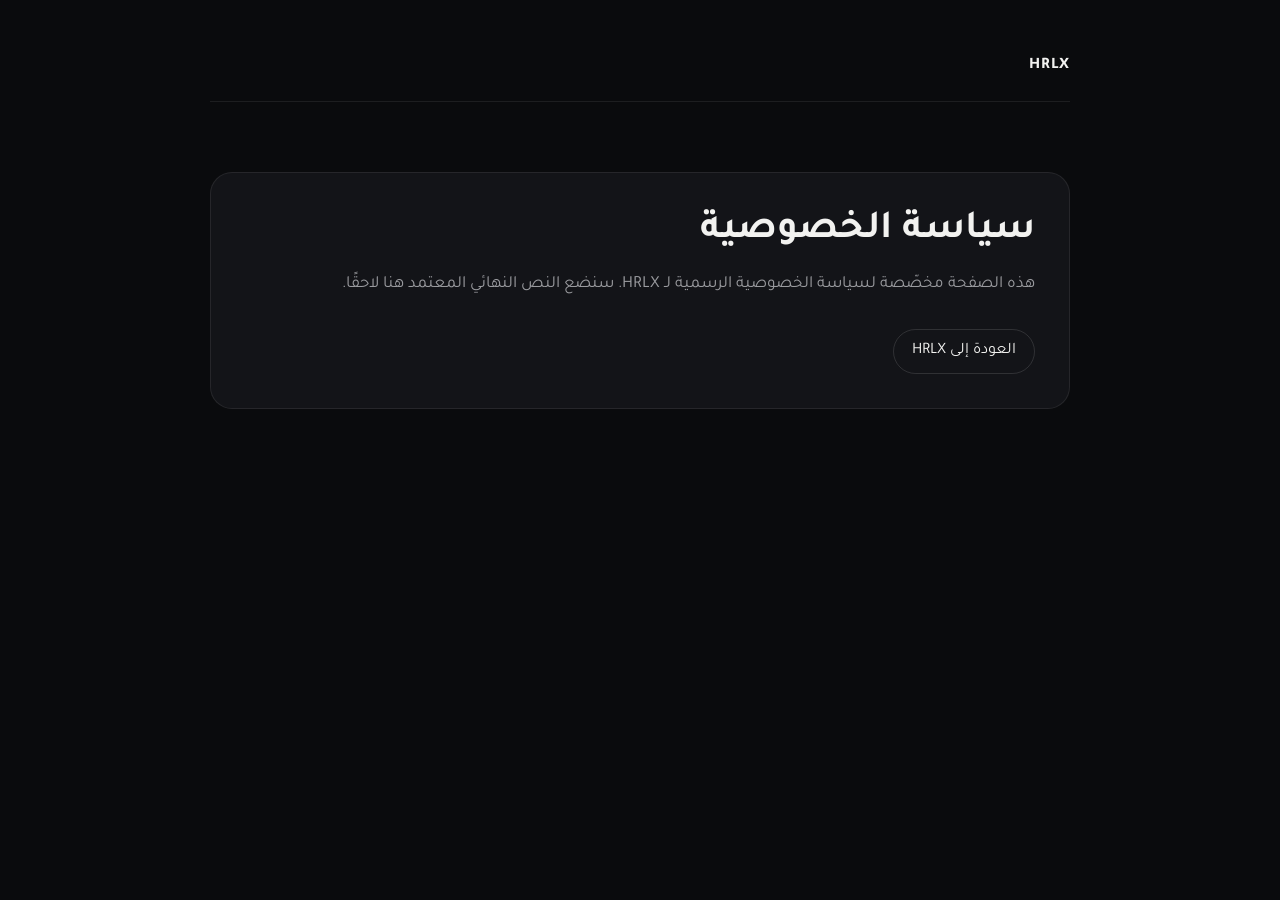
<file: privacy/index.html>
<!DOCTYPE html>
<html lang="ar" dir="rtl">
<head>
  <meta charset="UTF-8">
  <meta name="viewport" content="width=device-width, initial-scale=1.0">
  <meta name="theme-color" content="#0A0B0D">
  <title>Privacy — HRLX</title>
  <meta name="description" content="سياسة الخصوصية الخاصة بـ HRLX ومنتجاتها Subscriptions وHaven وBrowser.">
  <link rel="canonical" href="https://hrlxapp.github.io/privacy/">
  <meta property="og:title" content="Privacy — HRLX">
  <meta property="og:description" content="سياسة الخصوصية الخاصة بـ HRLX ومنتجاتها Subscriptions وHaven وBrowser.">
  <meta property="og:url" content="https://hrlxapp.github.io/privacy/">
  <meta property="og:type" content="website">
  <meta name="twitter:card" content="summary">
  <meta name="twitter:title" content="Privacy — HRLX">
  <meta name="twitter:description" content="سياسة الخصوصية الخاصة بـ HRLX ومنتجاتها Subscriptions وHaven وBrowser.">
  <link rel="preconnect" href="https://fonts.googleapis.com">
  <link rel="preconnect" href="https://fonts.gstatic.com" crossorigin>
  <link href="https://fonts.googleapis.com/css2?family=Tajawal:wght@400;500;600;700;800&display=swap" rel="stylesheet">
  <style>
    *{box-sizing:border-box}
    body{
      margin:0;background:#0A0B0D;color:#F2F2F0;
      font-family:'Tajawal',sans-serif;
      -webkit-font-smoothing:antialiased;
    }
    .wrap{width:min(860px,calc(100% - 40px));margin:auto;padding:32px 0 80px}
    .top{
      min-height:70px;display:flex;align-items:center;justify-content:space-between;
      border-bottom:1px solid rgba(255,255,255,.08)
    }
    .brand{font-weight:800;letter-spacing:.04em;text-decoration:none;color:#F2F2F0}
    .card{
      margin-top:70px;padding:34px;border:1px solid rgba(255,255,255,.08);
      background:#131418;border-radius:22px;
    }
    h1{font-size:40px;margin:0 0 14px}
    p{color:#9A9B9F;line-height:1.9;font-size:17px;margin:0}
    .back{
      display:inline-flex;margin-top:28px;padding:12px 18px;border-radius:999px;
      border:1px solid rgba(255,255,255,.12);color:#F2F2F0;text-decoration:none;
    }
  </style>
</head>
<body>
  <div class="wrap">
    <div class="top">
      <a class="brand" href="../">HRLX</a>
    </div>
    <main class="card">
      <h1>سياسة الخصوصية</h1>
      <p>هذه الصفحة مخصّصة لسياسة الخصوصية الرسمية لـ HRLX. سنضع النص النهائي المعتمد هنا لاحقًا.</p>
      <a class="back" href="../">العودة إلى HRLX</a>
    </main>
  </div>
</body>
</html>
</file>
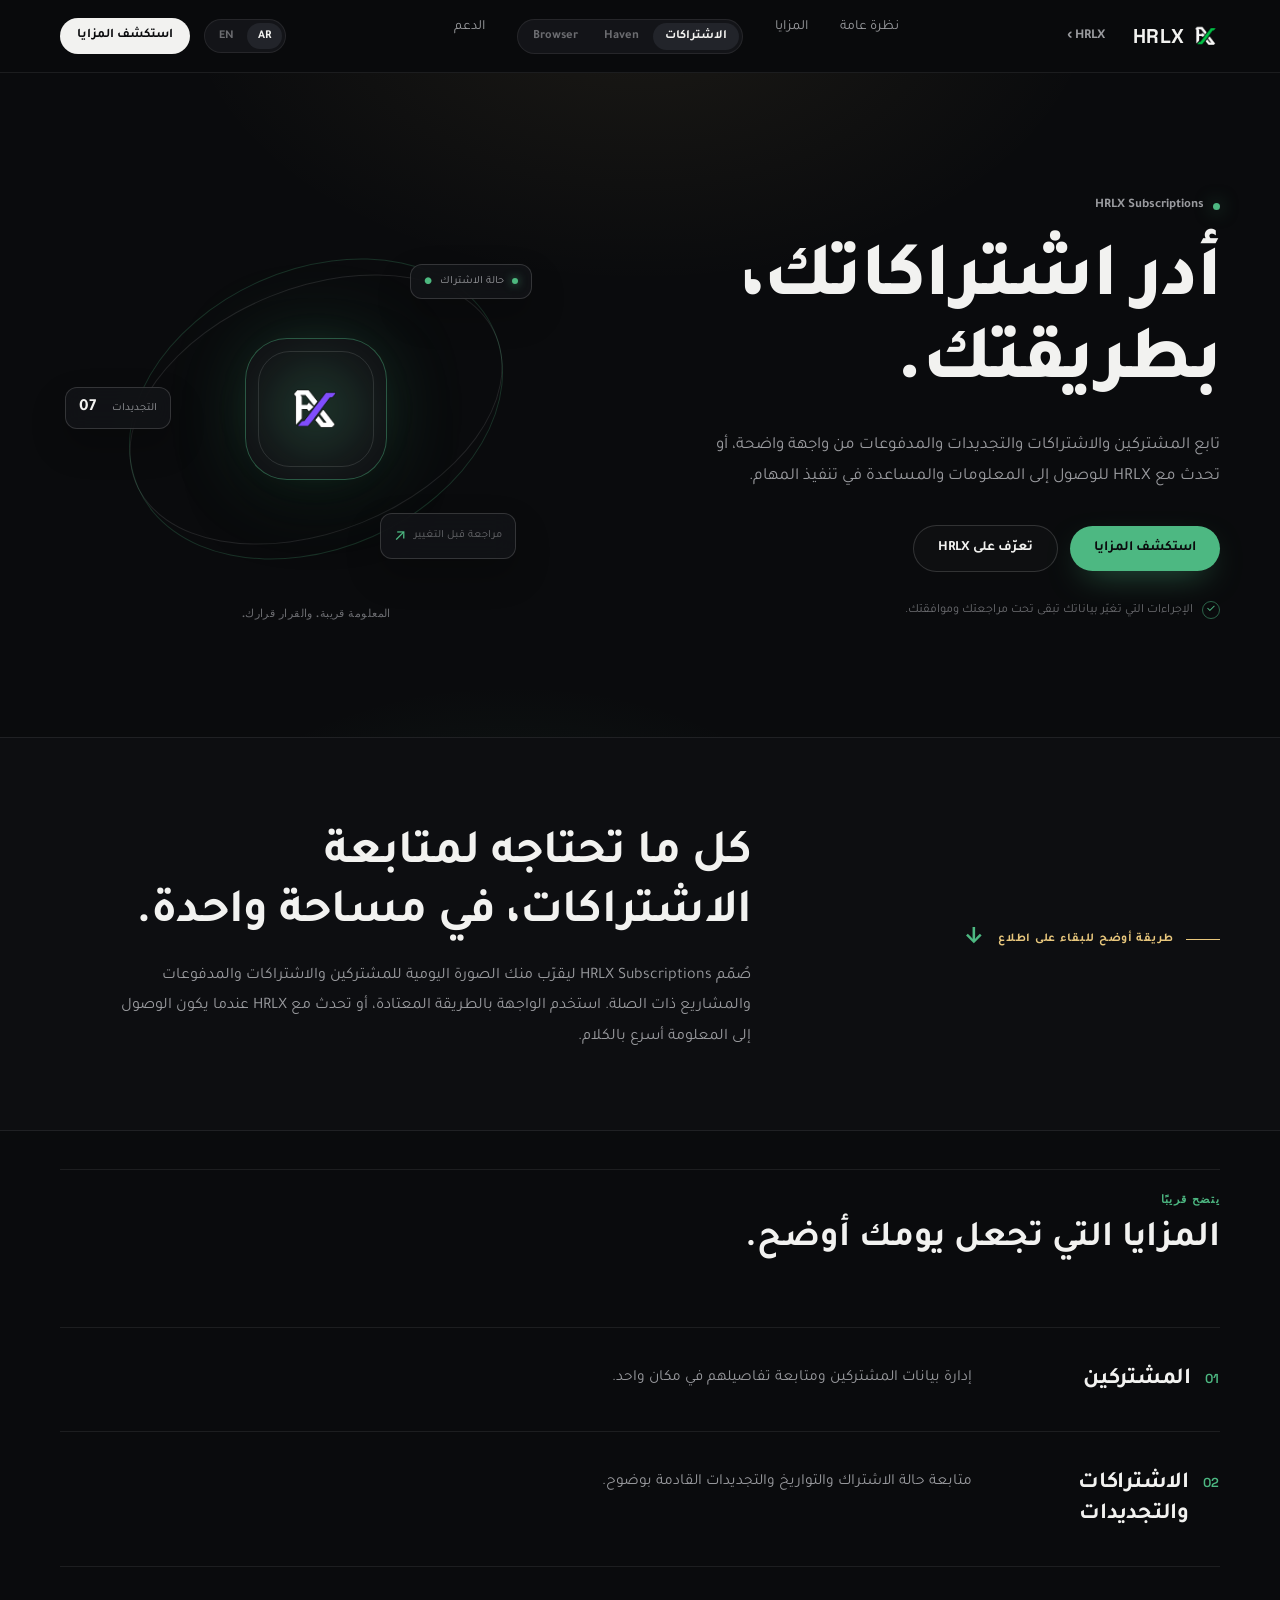
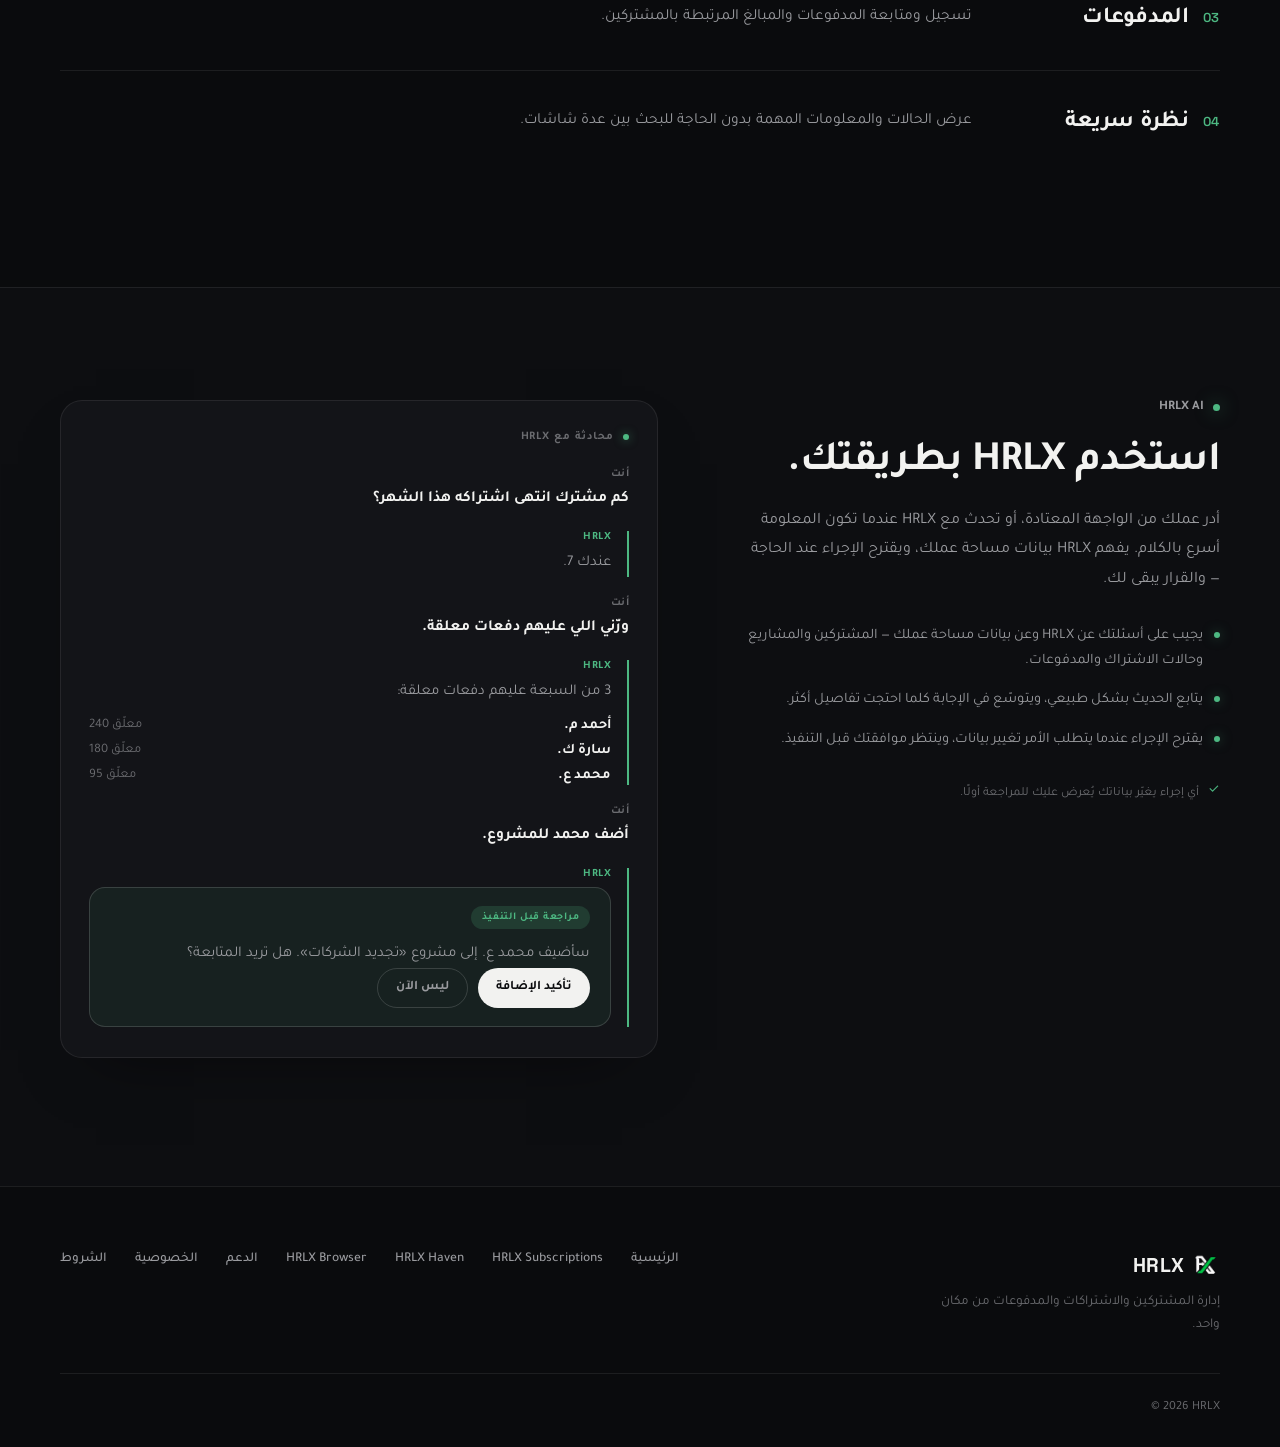
<file: subscriptions/index.html>
<!DOCTYPE html>
<html lang="ar" dir="rtl">
<head>
  <meta charset="UTF-8">
  <meta name="viewport" content="width=device-width, initial-scale=1.0">
  <meta name="theme-color" content="#0A0B0D">
  <title>HRLX Subscriptions — HRLX</title>
  <meta name="description" content="HRLX Subscriptions — إدارة المشتركين والاشتراكات والتجديدات والمدفوعات من مساحة عمل واحدة واضحة.">
  <link rel="canonical" href="https://hrlxapp.github.io/subscriptions/">
  <meta property="og:title" content="HRLX Subscriptions — HRLX">
  <meta property="og:description" content="HRLX Subscriptions — إدارة المشتركين والاشتراكات والتجديدات والمدفوعات من مساحة عمل واحدة واضحة.">
  <meta property="og:url" content="https://hrlxapp.github.io/subscriptions/">
  <meta property="og:type" content="website">
  <meta name="twitter:card" content="summary">
  <meta name="twitter:title" content="HRLX Subscriptions — HRLX">
  <meta name="twitter:description" content="HRLX Subscriptions — إدارة المشتركين والاشتراكات والتجديدات والمدفوعات من مساحة عمل واحدة واضحة.">
  <link rel="preconnect" href="https://fonts.googleapis.com">
  <link rel="preconnect" href="https://fonts.gstatic.com" crossorigin>
  <link href="https://fonts.googleapis.com/css2?family=Inter:wght@400;500;600;700;800&family=Space+Grotesk:wght@500;600;700&family=Tajawal:wght@400;500;600;700;800&display=swap" rel="stylesheet">
  <link rel="stylesheet" href="../css/subscriptions.css">
  <link rel="stylesheet" href="../css/subscriptions-transition.css">
</head>
<body>
  <header class="site-nav"><div class="wrap nav-inner">
    <a class="brand-mark" href="../" aria-label="HRLX"><span class="brand-icon"><img class="icon-a" src="../assets/images/brand/hrlx-purple.png" alt="HRLX"><img class="icon-b" src="../assets/images/brand/hrlx-blue.png" alt=""></span><span>HRLX</span></a>
    <a class="nav-back" href="../" data-i18n="nav.back">‹ HRLX</a>
    <nav class="nav-links" aria-label="Primary navigation">
      <a href="#overview" data-i18n="nav.overview">نظرة عامة</a>
      <a href="#next" data-i18n="nav.features">المزايا</a>
      <div class="product-switch" aria-label="HRLX products">
        <a href="../subscriptions/" class="active" data-i18n="nav.psSubs">Subscriptions</a>
        <a href="../haven/" data-i18n="nav.psHaven">Haven</a>
        <a href="../browser/" data-i18n="nav.psBrowser">Browser</a>
      </div>
      <a href="../support/" data-i18n="nav.support">الدعم</a>
    </nav>
    <div class="nav-tools">
      <div class="lang-switch" aria-label="Language"><button id="btnAr" class="active">AR</button><button id="btnEn">EN</button></div>
      <a class="nav-cta" href="#overview" data-i18n="nav.cta">استكشف المزايا</a>
      <button class="hamburger" id="hamburgerBtn" aria-label="Menu" aria-expanded="false" aria-controls="mobileMenu"><span></span><span></span><span></span></button>
    </div>
  </div></header>

  <div class="mobile-menu" id="mobileMenu">
    <div class="mobile-menu-head">
      <a href="../" class="brand-mark"><span class="brand-icon"><img class="icon-a" src="../assets/images/brand/hrlx-purple.png" alt="HRLX"><img class="icon-b" src="../assets/images/brand/hrlx-blue.png" alt=""></span><span>HRLX</span></a>
      <button class="mobile-menu-close" id="mobileMenuClose" aria-label="Close">&times;</button>
    </div>
    <a href="../" data-i18n="nav.back">‹ HRLX</a>
    <a href="#overview" data-i18n="nav.overview">نظرة عامة</a>
    <a href="#next" data-i18n="nav.features">المزايا</a>
    <a href="../support/" data-i18n="nav.support">الدعم</a>
    <div class="mobile-product-switch">
      <span class="mps-label" data-i18n="nav.products">Products</span>
      <a href="../subscriptions/" class="active" data-i18n="nav.psSubs">Subscriptions</a>
      <a href="../haven/" data-i18n="nav.psHaven">Haven</a>
      <a href="../browser/" data-i18n="nav.psBrowser">Browser</a>
    </div>
  </div>
  <main>
    <section class="hero ambient-section"><div class="ambient-blob blob-one"></div><div class="ambient-blob blob-two"></div><div class="wrap hero-grid">
      <div class="hero-copy reveal"><div class="eyebrow"><span></span><span data-i18n="hero.eyebrow">HRLX Subscriptions</span></div><h1 data-i18n="hero.title">أدر اشتراكاتك، بطريقتك.</h1><p class="hero-desc" data-i18n="hero.desc">تابع المشتركين والاشتراكات والتجديدات والمدفوعات من واجهة واضحة، أو تحدث مع HRLX للوصول إلى المعلومات والمساعدة في تنفيذ المهام.</p><div class="hero-actions"><a class="btn-primary" href="#overview" data-i18n="hero.primary">استكشف المزايا</a><a class="btn-secondary" href="#overview" data-i18n="hero.secondary">تعرّف على HRLX</a></div><p class="trust-line"><span class="trust-mark">✓</span><span data-i18n="hero.trust">الإجراءات التي تغيّر بياناتك تبقى تحت مراجعتك وموافقتك.</span></p></div>
      <div class="hero-visual reveal" aria-hidden="true"><div class="visual-orbit orbit-one"></div><div class="visual-orbit orbit-two"></div><div class="visual-core"><span class="core-ring"></span><span class="core-glow"></span><img src="../assets/images/brand/hrlx-purple.png" alt=""></div><div class="status-chip chip-top"><span class="chip-dot"></span><span data-i18n="visual.status">Subscription status</span><b>●</b></div><div class="status-chip chip-side"><span data-i18n="visual.renewals">Renewals</span><strong>07</strong></div><div class="status-chip chip-bottom"><span data-i18n="visual.review">Review before changes</span><i>↗</i></div><div class="visual-caption" data-i18n="visual.caption">Information stays close. Actions stay yours.</div></div>
    </div></section>
    <section class="intro" id="overview"><div class="wrap intro-grid"><div class="intro-label reveal"><span class="label-line"></span><span data-i18n="intro.label">A clearer way to stay current</span><span class="next-arrow" aria-hidden="true">↓</span></div><div class="intro-copy reveal"><h2 data-i18n="intro.title">كل ما تحتاجه لمتابعة الاشتراكات، في مساحة واحدة.</h2><p data-i18n="intro.desc">صُمّم HRLX Subscriptions ليقرّب منك الصورة اليومية للمشتركين والاشتراكات والمدفوعات والمشاريع ذات الصلة. استخدم الواجهة بالطريقة المعتادة، أو تحدث مع HRLX عندما يكون الوصول إلى المعلومة أسرع بالكلام.</p></div></div></section>
    <section class="next-section" id="next"><div class="wrap next-inner reveal"><div><span class="next-kicker" data-i18n="next.kicker">Coming into focus</span><h2 data-i18n="next.title">المزايا التي تجعل يومك أوضح.</h2></div></div>
      <div class="wrap feature-rows">
        <div class="feature-row reveal"><div class="feature-row-head"><span class="feature-row-index">01</span><h3 class="feature-row-title" data-i18n="features.t1">المشتركين</h3></div><p class="feature-row-desc" data-i18n="features.d1">إدارة بيانات المشتركين ومتابعة تفاصيلهم في مكان واحد.</p></div>
        <div class="feature-row reveal"><div class="feature-row-head"><span class="feature-row-index">02</span><h3 class="feature-row-title" data-i18n="features.t2">الاشتراكات والتجديدات</h3></div><p class="feature-row-desc" data-i18n="features.d2">متابعة حالة الاشتراك والتواريخ والتجديدات القادمة بوضوح.</p></div>
        <div class="feature-row reveal"><div class="feature-row-head"><span class="feature-row-index">03</span><h3 class="feature-row-title" data-i18n="features.t3">المدفوعات</h3></div><p class="feature-row-desc" data-i18n="features.d3">تسجيل ومتابعة المدفوعات والمبالغ المرتبطة بالمشتركين.</p></div>
        <div class="feature-row reveal"><div class="feature-row-head"><span class="feature-row-index">04</span><h3 class="feature-row-title" data-i18n="features.t4">نظرة سريعة</h3></div><p class="feature-row-desc" data-i18n="features.d4">عرض الحالات والمعلومات المهمة بدون الحاجة للبحث بين عدة شاشات.</p></div>
      </div>
    </section>
    <section class="ai-section" id="ai"><div class="ambient-blob blob-two"></div><div class="wrap ai-grid">
      <div class="ai-copy reveal">
        <div class="ai-eyebrow"><span></span><span data-i18n="ai.eyebrow">HRLX AI</span></div>
        <h2 class="ai-title" data-i18n="ai.title">استخدم HRLX بطريقتك.</h2>
        <p class="ai-desc" data-i18n="ai.desc">أدر عملك من الواجهة المعتادة، أو تحدث مع HRLX عندما تكون المعلومة أسرع بالكلام. يفهم HRLX بيانات مساحة عملك، ويقترح الإجراء عند الحاجة — والقرار يبقى لك.</p>
        <ul class="ai-points">
          <li class="ai-point"><span class="ai-point-mark"></span><span data-i18n="ai.point1">يجيب على أسئلتك عن HRLX وعن بيانات مساحة عملك — المشتركين والمشاريع وحالات الاشتراك والمدفوعات.</span></li>
          <li class="ai-point"><span class="ai-point-mark"></span><span data-i18n="ai.point2">يتابع الحديث بشكل طبيعي، ويتوسّع في الإجابة كلما احتجت تفاصيل أكثر.</span></li>
          <li class="ai-point"><span class="ai-point-mark"></span><span data-i18n="ai.point3">يقترح الإجراء عندما يتطلب الأمر تغيير بيانات، وينتظر موافقتك قبل التنفيذ.</span></li>
        </ul>
        <p class="ai-trust"><span class="ai-trust-mark">✓</span><span data-i18n="ai.trust">أي إجراء يغيّر بياناتك يُعرض عليك للمراجعة أولًا.</span></p>
      </div>
      <div class="ai-demo reveal" aria-hidden="true">
        <div class="ai-demo-head"><span class="ai-demo-dot"></span><span data-i18n="ai.demoLabel">محادثة مع HRLX</span></div>
        <div class="ai-thread">
          <div class="ai-msg ai-msg-user reveal"><span class="ai-msg-label" data-i18n="ai.youLabel">أنت</span><p data-i18n="ai.u1">كم مشترك انتهى اشتراكه هذا الشهر؟</p></div>
          <div class="ai-msg ai-msg-hrlx reveal"><span class="ai-msg-label">HRLX</span><p data-i18n="ai.h1">عندك 7.</p></div>
          <div class="ai-msg ai-msg-user reveal"><span class="ai-msg-label" data-i18n="ai.youLabel">أنت</span><p data-i18n="ai.u2">ورّني اللي عليهم دفعات معلقة.</p></div>
          <div class="ai-msg ai-msg-hrlx reveal"><span class="ai-msg-label">HRLX</span><p data-i18n="ai.resultIntro">3 من السبعة عليهم دفعات معلقة:</p>
            <div class="ai-result-list">
              <div class="ai-result-row"><b data-i18n="ai.r1name">أحمد م.</b><span class="ai-result-amount"><span data-i18n="ai.pendingLabel">معلّق</span> 240</span></div>
              <div class="ai-result-row"><b data-i18n="ai.r2name">سارة ك.</b><span class="ai-result-amount"><span data-i18n="ai.pendingLabel">معلّق</span> 180</span></div>
              <div class="ai-result-row"><b data-i18n="ai.r3name">محمد ع.</b><span class="ai-result-amount"><span data-i18n="ai.pendingLabel">معلّق</span> 95</span></div>
            </div>
          </div>
          <div class="ai-msg ai-msg-user reveal"><span class="ai-msg-label" data-i18n="ai.youLabel">أنت</span><p data-i18n="ai.u3">أضف محمد للمشروع.</p></div>
          <div class="ai-msg ai-msg-hrlx ai-msg-propose reveal"><span class="ai-msg-label">HRLX</span>
            <div class="ai-msg-proposal">
              <span class="ai-proposal-tag" data-i18n="ai.reviewTag">مراجعة قبل التنفيذ</span>
              <p class="ai-proposal-text" data-i18n="ai.proposal">سأضيف محمد ع. إلى مشروع «تجديد الشركات». هل تريد المتابعة؟</p>
              <div class="ai-proposal-actions"><span class="ai-proposal-btn ai-proposal-confirm" data-i18n="ai.confirm">تأكيد الإضافة</span><span class="ai-proposal-btn ai-proposal-cancel" data-i18n="ai.cancel">ليس الآن</span></div>
            </div>
          </div>
        </div>
      </div>
    </div></section>
  </main>

  <footer id="footer">
    <div class="wrap">
      <div class="footer-top">
        <div class="footer-brand">
          <div class="brand-mark"><span class="brand-icon"><img class="icon-a" src="../assets/images/brand/hrlx-purple.png" alt="HRLX"><img class="icon-b" src="../assets/images/brand/hrlx-blue.png" alt=""></span><span>HRLX</span></div>
          <p data-i18n="footer.tagline">إدارة المشتركين والاشتراكات والمدفوعات من مكان واحد.</p>
        </div>
        <div class="footer-links">
          <a href="../" data-i18n="footer.home">الرئيسية</a>
          <a href="../subscriptions/" data-i18n="footer.subs">HRLX Subscriptions</a>
          <a href="../haven/" data-i18n="footer.haven">HRLX Haven</a>
          <a href="../browser/" data-i18n="footer.browser">HRLX Browser</a>
          <a href="../support/" data-i18n="footer.support">الدعم</a>
          <a href="../privacy/" data-i18n="footer.privacy">الخصوصية</a>
          <a href="../terms/" data-i18n="footer.terms">الشروط</a>
        </div>
      </div>
      <div class="footer-bottom"><span class="copyright" dir="ltr" data-i18n="footer.copy">© 2026 HRLX</span></div>
    </div>
  </footer>

  <script src="../js/subscriptions.js"></script>
  <script src="../js/brand-color.js"></script>
</body>
</html>
</file>
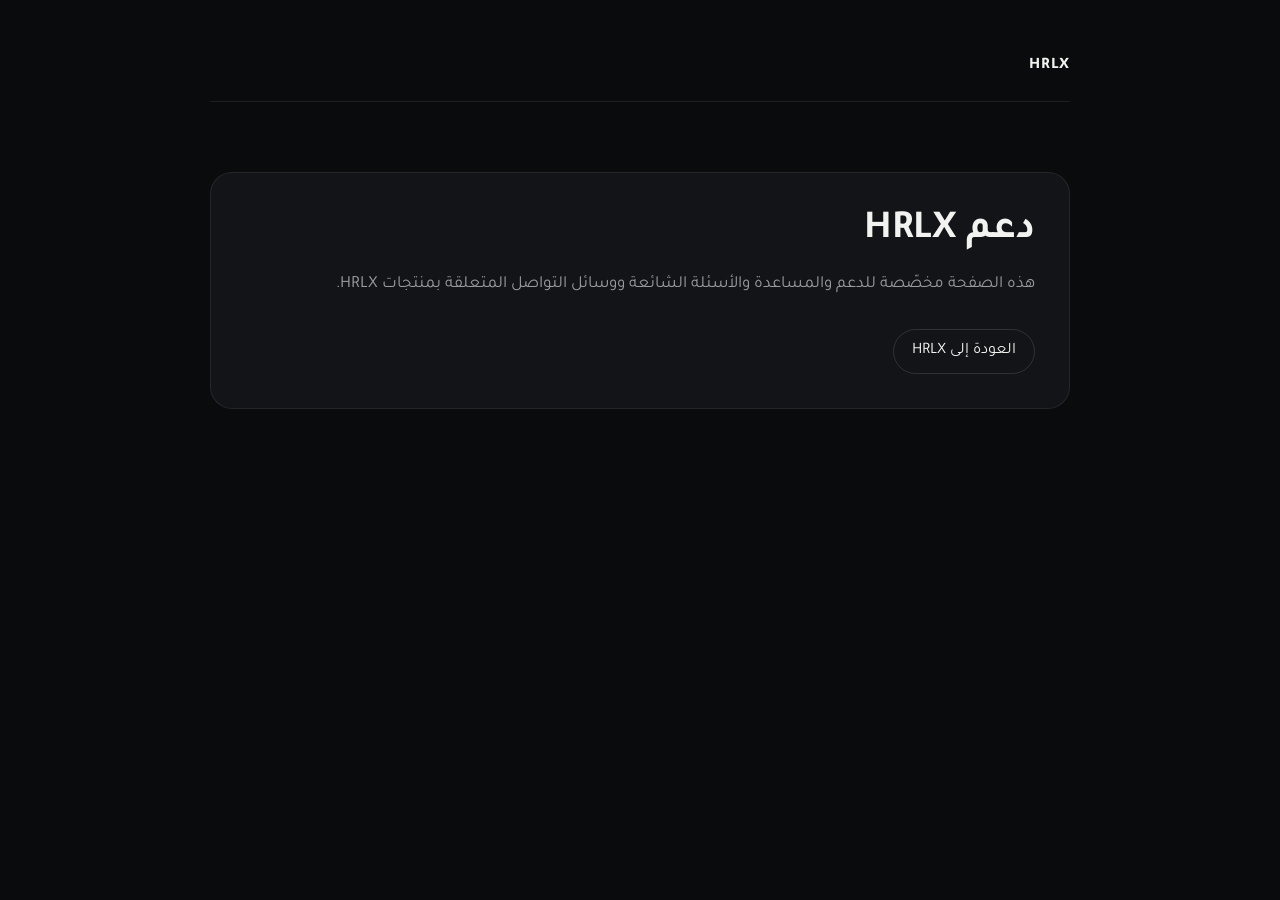
<file: support/index.html>
<!DOCTYPE html>
<html lang="ar" dir="rtl">
<head>
  <meta charset="UTF-8">
  <meta name="viewport" content="width=device-width, initial-scale=1.0">
  <meta name="theme-color" content="#0A0B0D">
  <title>Support — HRLX</title>
  <meta name="description" content="تواصل مع فريق دعم HRLX للمساعدة والأسئلة الشائعة حول منتجات Subscriptions وHaven وBrowser.">
  <link rel="canonical" href="https://hrlxapp.github.io/support/">
  <meta property="og:title" content="Support — HRLX">
  <meta property="og:description" content="تواصل مع فريق دعم HRLX للمساعدة والأسئلة الشائعة حول منتجات Subscriptions وHaven وBrowser.">
  <meta property="og:url" content="https://hrlxapp.github.io/support/">
  <meta property="og:type" content="website">
  <meta name="twitter:card" content="summary">
  <meta name="twitter:title" content="Support — HRLX">
  <meta name="twitter:description" content="تواصل مع فريق دعم HRLX للمساعدة والأسئلة الشائعة حول منتجات Subscriptions وHaven وBrowser.">
  <link rel="preconnect" href="https://fonts.googleapis.com">
  <link rel="preconnect" href="https://fonts.gstatic.com" crossorigin>
  <link href="https://fonts.googleapis.com/css2?family=Tajawal:wght@400;500;600;700;800&display=swap" rel="stylesheet">
  <style>
    *{box-sizing:border-box}
    body{
      margin:0;background:#0A0B0D;color:#F2F2F0;
      font-family:'Tajawal',sans-serif;
      -webkit-font-smoothing:antialiased;
    }
    .wrap{width:min(860px,calc(100% - 40px));margin:auto;padding:32px 0 80px}
    .top{
      min-height:70px;display:flex;align-items:center;justify-content:space-between;
      border-bottom:1px solid rgba(255,255,255,.08)
    }
    .brand{font-weight:800;letter-spacing:.04em;text-decoration:none;color:#F2F2F0}
    .card{
      margin-top:70px;padding:34px;border:1px solid rgba(255,255,255,.08);
      background:#131418;border-radius:22px;
    }
    h1{font-size:40px;margin:0 0 14px}
    p{color:#9A9B9F;line-height:1.9;font-size:17px;margin:0}
    .back{
      display:inline-flex;margin-top:28px;padding:12px 18px;border-radius:999px;
      border:1px solid rgba(255,255,255,.12);color:#F2F2F0;text-decoration:none;
    }
  </style>
</head>
<body>
  <div class="wrap">
    <div class="top">
      <a class="brand" href="../">HRLX</a>
    </div>
    <main class="card">
      <h1>دعم HRLX</h1>
      <p>هذه الصفحة مخصّصة للدعم والمساعدة والأسئلة الشائعة ووسائل التواصل المتعلقة بمنتجات HRLX.</p>
      <a class="back" href="../">العودة إلى HRLX</a>
    </main>
  </div>
</body>
</html>
</file>
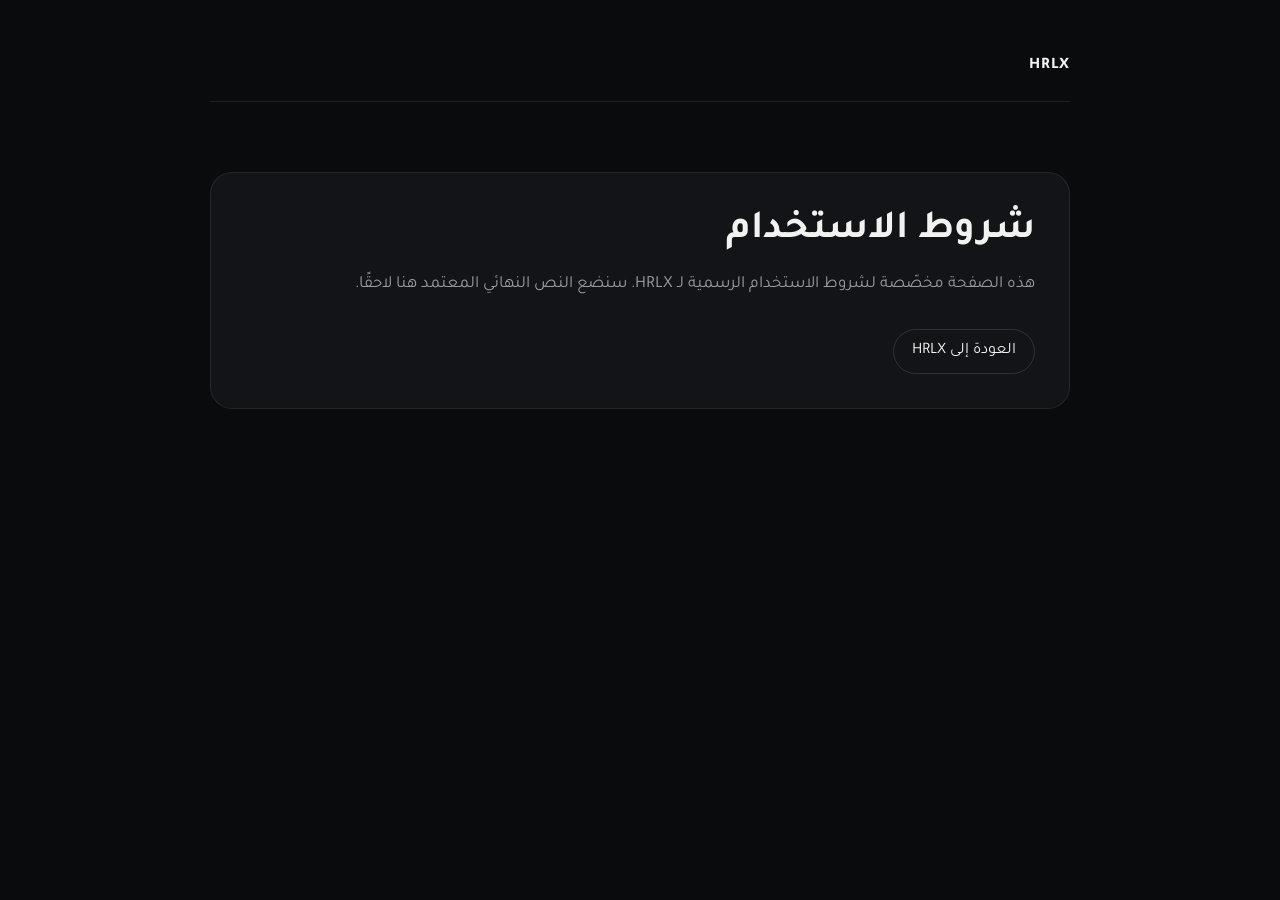
<file: terms/index.html>
<!DOCTYPE html>
<html lang="ar" dir="rtl">
<head>
  <meta charset="UTF-8">
  <meta name="viewport" content="width=device-width, initial-scale=1.0">
  <meta name="theme-color" content="#0A0B0D">
  <title>Terms — HRLX</title>
  <meta name="description" content="شروط استخدام HRLX ومنتجاتها Subscriptions وHaven وBrowser.">
  <link rel="canonical" href="https://hrlxapp.github.io/terms/">
  <meta property="og:title" content="Terms — HRLX">
  <meta property="og:description" content="شروط استخدام HRLX ومنتجاتها Subscriptions وHaven وBrowser.">
  <meta property="og:url" content="https://hrlxapp.github.io/terms/">
  <meta property="og:type" content="website">
  <meta name="twitter:card" content="summary">
  <meta name="twitter:title" content="Terms — HRLX">
  <meta name="twitter:description" content="شروط استخدام HRLX ومنتجاتها Subscriptions وHaven وBrowser.">
  <link rel="preconnect" href="https://fonts.googleapis.com">
  <link rel="preconnect" href="https://fonts.gstatic.com" crossorigin>
  <link href="https://fonts.googleapis.com/css2?family=Tajawal:wght@400;500;600;700;800&display=swap" rel="stylesheet">
  <style>
    *{box-sizing:border-box}
    body{
      margin:0;background:#0A0B0D;color:#F2F2F0;
      font-family:'Tajawal',sans-serif;
      -webkit-font-smoothing:antialiased;
    }
    .wrap{width:min(860px,calc(100% - 40px));margin:auto;padding:32px 0 80px}
    .top{
      min-height:70px;display:flex;align-items:center;justify-content:space-between;
      border-bottom:1px solid rgba(255,255,255,.08)
    }
    .brand{font-weight:800;letter-spacing:.04em;text-decoration:none;color:#F2F2F0}
    .card{
      margin-top:70px;padding:34px;border:1px solid rgba(255,255,255,.08);
      background:#131418;border-radius:22px;
    }
    h1{font-size:40px;margin:0 0 14px}
    p{color:#9A9B9F;line-height:1.9;font-size:17px;margin:0}
    .back{
      display:inline-flex;margin-top:28px;padding:12px 18px;border-radius:999px;
      border:1px solid rgba(255,255,255,.12);color:#F2F2F0;text-decoration:none;
    }
  </style>
</head>
<body>
  <div class="wrap">
    <div class="top">
      <a class="brand" href="../">HRLX</a>
    </div>
    <main class="card">
      <h1>شروط الاستخدام</h1>
      <p>هذه الصفحة مخصّصة لشروط الاستخدام الرسمية لـ HRLX. سنضع النص النهائي المعتمد هنا لاحقًا.</p>
      <a class="back" href="../">العودة إلى HRLX</a>
    </main>
  </div>
</body>
</html>
</file>
<file: css/browser.css>
/*
  HRLX Browser — dedicated, isolated stylesheet.
  Does not touch shared homepage/Haven/Subscriptions CSS.
  Browser accent is an active, open emerald-green — distinct from Haven's
  indigo-blue and Subscriptions' purple — and is not a permanently-assigned
  logo color.
*/
:root{
  --bg:#0A0B0D;
  --bg-2:#0C0D10;
  --surface:#131418;
  --surface-2:#17181D;
  --border:rgba(255,255,255,.08);
  --border-strong:rgba(255,255,255,.15);
  --text:#F2F2F0;
  --text-2:#9A9B9F;
  --text-3:#6B6C70;
  --brand:#E8C77D;
  --accent:#34D399;
  --accent-rgb:52,211,153;
  --ease:cubic-bezier(.22,.8,.28,1);
}
*{ box-sizing:border-box; }
html{ scroll-behavior:smooth; }
html,body{ margin:0; padding:0; min-height:100%; }
body{
  background:var(--bg);
  color:var(--text);
  font-family:'Inter','Tajawal',sans-serif;
  -webkit-font-smoothing:antialiased;
  overflow-x:hidden;
}
[dir="rtl"] body{ font-family:'Tajawal','Inter',sans-serif; }
img,svg{ display:block; max-width:100%; }
a{ color:inherit; text-decoration:none; }
button{ font-family:inherit; cursor:pointer; }
::selection{ background:var(--accent); color:#0A0B0D; }

.wrap{ max-width:1160px; margin:0 auto; padding-inline:28px; }
@media (max-width:640px){ .wrap{ padding-inline:20px; } }

/* ============ NAV ============ */
.browser-nav{
  position:sticky; top:0; z-index:100;
  background:rgba(10,11,13,.72);
  backdrop-filter:blur(18px) saturate(140%);
  -webkit-backdrop-filter:blur(18px) saturate(140%);
  border-bottom:1px solid var(--border);
}
.nav-inner{ display:flex; align-items:center; justify-content:space-between; height:72px; gap:20px; }
.brand-mark{
  display:flex; align-items:center; gap:8px;
  font-family:'Space Grotesk',sans-serif;
  font-weight:700; font-size:19px; letter-spacing:-.01em;
  flex-shrink:0;
}
[dir="rtl"] .brand-mark{ font-family:'Tajawal',sans-serif; }
.brand-icon{ position:relative; width:26px; height:26px; flex-shrink:0; display:inline-block; }
.brand-icon img{ position:absolute; inset:0; width:100%; height:100%; object-fit:contain; }
.brand-icon .icon-b{ opacity:0; }
.product-tag{
  font-size:12px; font-weight:600; color:var(--text-2);
  padding:4px 10px; border-radius:100px;
  border:1px solid var(--border); background:var(--surface);
  margin-inline-start:2px;
}
.nav-back{
  flex-shrink:0; font-size:13.5px; font-weight:600; color:var(--text-2);
  transition:color .2s ease; margin-inline-start:4px;
}
.nav-back:hover{ color:var(--text); }
[dir="rtl"] .nav-back{ margin-inline-start:0; margin-inline-end:4px; }
.nav-links{ display:flex; align-items:center; gap:28px; margin-inline-end:auto; }
[dir="rtl"] .nav-links{ margin-inline-end:0; margin-inline-start:auto; }
.nav-links a{ font-size:14px; font-weight:500; color:var(--text-2); transition:color .2s ease; }
.nav-links a:hover{ color:var(--text); }
.nav-tools{ display:flex; align-items:center; gap:14px; flex-shrink:0; }

.lang-switch{
  display:flex; align-items:center; gap:2px;
  background:var(--surface); border:1px solid var(--border);
  border-radius:100px; padding:3px;
}
.lang-switch button{
  border:none; background:none; color:var(--text-3);
  font-size:12px; font-weight:600; padding:6px 11px;
  border-radius:100px; transition:all .2s ease;
}
.lang-switch button.active{ background:#22242A; color:var(--text); }

/* ============ PRODUCT SWITCHER (desktop pill, inline with nav-links) ============ */
.product-switch{
  display:flex; align-items:center; gap:2px;
  background:var(--surface); border:1px solid var(--border);
  border-radius:100px; padding:3px;
}
.product-switch a{
  font-size:12.5px; font-weight:600; color:var(--text-3);
  padding:6px 12px; border-radius:100px; transition:all .2s ease; white-space:nowrap;
}
.product-switch a:hover{ color:var(--text); }
.product-switch a.active{ background:#22242A; color:var(--text); }

/* ============ HAMBURGER + MOBILE MENU (compact nav for narrow widths) ============ */
.hamburger{ display:none; flex-direction:column; gap:5px; background:none; border:none; padding:8px; margin-inline-start:-4px; }
.hamburger span{ width:20px; height:1.5px; background:var(--text); border-radius:2px; }
.mobile-menu{
  position:fixed; inset:0; z-index:200;
  background:rgba(8,9,11,.98);
  backdrop-filter:blur(20px);
  display:flex; flex-direction:column; padding:24px 28px;
  opacity:0; pointer-events:none; transform:translateY(-8px);
  transition:opacity .28s var(--ease), transform .28s var(--ease);
}
.mobile-menu.open{ opacity:1; pointer-events:auto; transform:translateY(0); }
.mobile-menu-head{ display:flex; align-items:center; justify-content:space-between; height:48px; margin-bottom:22px; }
.mobile-menu-close{ background:none; border:none; color:var(--text); font-size:28px; line-height:1; padding:6px; }
.mobile-menu > a{
  font-size:24px; font-weight:600; padding:16px 0;
  border-bottom:1px solid var(--border);
  font-family:'Space Grotesk',sans-serif;
}
[dir="rtl"] .mobile-menu > a{ font-family:'Tajawal',sans-serif; }
.mobile-product-switch{ display:flex; align-items:center; gap:8px; flex-wrap:wrap; margin-top:10px; padding-top:20px; }
.mps-label{ width:100%; font-size:12px; font-weight:600; color:var(--text-3); text-transform:uppercase; letter-spacing:.06em; margin-bottom:4px; }
.mobile-product-switch a{
  font-size:14px; font-weight:600; color:var(--text-2);
  padding:9px 16px; border-radius:100px; border:1px solid var(--border);
}
.mobile-product-switch a.active{ background:var(--surface-2); color:var(--text); border-color:var(--border-strong); }

@media (max-width:899px){ .nav-links{ display:none; } .hamburger{ display:flex; } }

/* ============ HERO ============ */
.hero{ position:relative; padding:104px 0 96px; overflow:hidden; }
.bw-ambient{
  position:absolute; inset:0; pointer-events:none;
  background:
    radial-gradient(ellipse 780px 500px at 78% 8%, rgba(var(--accent-rgb),.14), transparent 62%),
    radial-gradient(ellipse 560px 420px at 10% 60%, rgba(var(--accent-rgb),.07), transparent 68%);
}
.hero-grid{
  position:relative; display:grid; grid-template-columns:1.05fr .95fr;
  gap:56px; align-items:center;
}
.hero-copy{ max-width:560px; }
.eyebrow{
  display:inline-flex; align-items:center; gap:8px;
  font-size:12.5px; font-weight:600; color:var(--text-2); letter-spacing:.03em;
  padding:7px 16px; border-radius:100px;
  border:1px solid var(--border); background:var(--surface);
  margin-bottom:26px;
}
.eyebrow span:first-child{ width:6px; height:6px; border-radius:50%; background:var(--accent); box-shadow:0 0 12px rgba(var(--accent-rgb),.55); }
.hero h1{
  font-family:'Space Grotesk',sans-serif;
  font-size:clamp(38px,5.6vw,58px);
  font-weight:700; letter-spacing:-.025em; line-height:1.12;
  margin:0 0 20px;
  background:linear-gradient(180deg,#fff,#c4c5c9 150%);
  -webkit-background-clip:text; background-clip:text; color:transparent;
}
[dir="rtl"] .hero h1{ font-family:'Tajawal',sans-serif; font-weight:800; letter-spacing:-.015em; line-height:1.28; }
.hero-desc{
  font-size:16px; line-height:1.75; color:var(--text-2);
  max-width:480px; margin:0 0 34px;
}
[dir="rtl"] .hero-desc{ line-height:1.9; }
.hero-actions{ display:flex; align-items:center; gap:14px; flex-wrap:wrap; }
.btn-primary{
  background:var(--text); color:#0A0B0D;
  font-size:14.5px; font-weight:700;
  padding:15px 26px; border-radius:100px; border:none;
  transition:background .2s ease, transform .15s ease;
}
.btn-primary:hover{ background:var(--accent); color:#06110C; transform:translateY(-1px); }
.btn-secondary{
  background:transparent; color:var(--text);
  font-size:14.5px; font-weight:600;
  padding:14px 24px; border-radius:100px;
  border:1px solid var(--border-strong);
  transition:background .2s ease, border-color .2s ease;
}
.btn-secondary:hover{ background:var(--surface-2); border-color:var(--text-3); }

/* ============ HERO VISUAL: BROWSER WINDOW (abstract, non-screenshot) ============ */
.browser-visual{ position:relative; display:flex; flex-direction:column; align-items:center; justify-content:center; min-height:380px; }
.bw-window{
  position:relative; width:100%; max-width:400px;
  background:rgba(19,20,24,.78); border:1px solid var(--border-strong);
  border-radius:20px; overflow:hidden; backdrop-filter:blur(10px);
  box-shadow:0 40px 90px -40px rgba(var(--accent-rgb),.35), inset 0 1px 0 rgba(255,255,255,.04);
}
.bw-titlebar{ display:flex; align-items:center; gap:6px; padding:14px 16px 10px; border-bottom:1px solid var(--border); }
.bw-dot{ width:8px; height:8px; border-radius:50%; background:var(--border-strong); flex-shrink:0; }
.bw-tabs{ display:flex; align-items:center; gap:6px; margin-inline-start:12px; flex:1; }
.bw-tab{ height:20px; flex:1; max-width:78px; border-radius:8px 8px 0 0; background:var(--surface-2); }
.bw-tab.active{ background:rgba(var(--accent-rgb),.22); box-shadow:inset 0 1px 0 rgba(255,255,255,.06); }
.bw-toolbar{ display:flex; align-items:center; gap:10px; padding:12px 16px; }
.bw-nav-btn{ width:26px; height:26px; border-radius:8px; display:flex; align-items:center; justify-content:center; color:var(--text-3); flex-shrink:0; }
.bw-nav-btn svg{ width:15px; height:15px; }
[dir="rtl"] .bw-nav-btn svg{ transform:scaleX(-1); }
.bw-address{
  flex:1; display:flex; align-items:center; gap:8px;
  background:var(--surface-2); border:1px solid var(--border); border-radius:100px;
  padding:7px 14px; color:var(--accent);
}
.bw-address svg{ width:14px; height:14px; flex-shrink:0; }
.bw-url{ flex:1; height:8px; border-radius:4px; background:var(--border-strong); max-width:120px; }
.bw-loadbar{ position:relative; height:2px; background:var(--border); overflow:hidden; }
.bw-loadbar span{
  position:absolute; inset-inline-start:0; top:0; height:100%; width:38%;
  background:var(--accent); border-radius:2px;
  animation:bw-load 2.6s var(--ease) infinite;
}
@keyframes bw-load{ 0%{ inset-inline-start:-40%; } 100%{ inset-inline-start:100%; } }
.bw-page{ padding:22px 20px 26px; display:flex; flex-direction:column; gap:12px; }
.bw-line{ height:10px; border-radius:5px; background:var(--surface-2); }
.bw-line.w70{ width:70%; height:14px; }
.bw-line.w40{ width:40%; }
.bw-line.w60{ width:60%; }
.bw-line.w30{ width:30%; }
.bw-media-block{
  height:96px; border-radius:14px; background:var(--surface-2); border:1px solid var(--border);
  display:flex; align-items:center; justify-content:center; color:var(--accent); margin:4px 0;
}
.bw-media-block svg{ width:30px; height:30px; }
.hv-caption{ margin-top:22px; font-size:13px; color:var(--text-3); text-align:center; max-width:280px; }

/* ============ SHARED SECTION HEAD / GRID PATTERNS ============ */
.section-kicker{
  font-size:12.5px; font-weight:700; letter-spacing:.08em; text-transform:uppercase;
  color:var(--accent); margin-bottom:14px;
}
.section-head{ max-width:600px; margin:0 0 56px; }
.section-head h2{
  font-family:'Space Grotesk',sans-serif;
  font-size:clamp(28px,3.6vw,40px); font-weight:700; letter-spacing:-.02em;
  line-height:1.25; margin:0 0 14px;
}
[dir="rtl"] .section-head h2{ font-family:'Tajawal',sans-serif; letter-spacing:-.01em; line-height:1.4; }
.section-head p{ font-size:16px; line-height:1.75; color:var(--text-2); margin:0; }
[dir="rtl"] .section-head p{ line-height:1.9; }

.reveal{ opacity:0; transform:translateY(24px); transition:opacity .75s var(--ease), transform .75s var(--ease); }
.reveal.in{ opacity:1; transform:translateY(0); }

/* ============ NORMAL + PRIVATE MODES ============ */
.modes-section{ padding:100px 0; border-top:1px solid var(--border); background:var(--bg-2); }
.modes-grid{ display:grid; grid-template-columns:1fr 1fr; gap:64px; align-items:center; }
.modes-copy{ max-width:460px; }
.modes-copy h2{
  font-family:'Space Grotesk',sans-serif; font-size:clamp(28px,3.6vw,38px); font-weight:700;
  letter-spacing:-.02em; line-height:1.28; margin:0 0 16px;
}
[dir="rtl"] .modes-copy h2{ font-family:'Tajawal',sans-serif; letter-spacing:-.01em; line-height:1.45; }
.modes-copy p{ font-size:16px; line-height:1.8; color:var(--text-2); margin:0; max-width:420px; }
[dir="rtl"] .modes-copy p{ line-height:1.9; }
.modes-visual{ display:flex; gap:18px; }
.mode-panel{
  flex:1; border-radius:20px; padding:18px; background:var(--surface); border:1px solid var(--border-strong);
  box-shadow:0 24px 50px -28px rgba(0,0,0,.55); display:flex; flex-direction:column; gap:14px;
}
.mode-panel.mode-private{ background:#0E0F13; border-color:rgba(255,255,255,.1); }
.mp-tabbar{ display:flex; gap:6px; }
.mp-tab{ height:16px; flex:1; max-width:60px; border-radius:6px 6px 0 0; background:var(--surface-2); }
.mp-tab.active{ background:rgba(var(--accent-rgb),.24); }
.mp-tab.active.dark{ background:rgba(255,255,255,.1); }
.mp-body{ display:flex; flex-direction:column; gap:10px; min-height:120px; padding-top:4px; }
.mp-body.dark{ align-items:center; justify-content:center; color:var(--text-3); gap:12px; }
.mp-body.dark svg{ width:30px; height:30px; opacity:.7; }
.mp-line{ height:9px; border-radius:5px; background:var(--surface-2); width:100%; }
.mp-line.short{ width:55%; }
.mp-line.dark{ height:8px; width:70%; background:rgba(255,255,255,.08); }
.mp-label{ font-size:13px; font-weight:600; color:var(--text-3); text-align:center; }

/* ============ CLEANER BROWSING / AD BLOCKING ============ */
.clean-section{ padding:100px 0; }
.clean-grid{ display:grid; grid-template-columns:.95fr 1.05fr; gap:64px; align-items:center; }
.clean-copy{ max-width:480px; }
.clean-copy h2{
  font-family:'Space Grotesk',sans-serif; font-size:clamp(28px,3.6vw,38px); font-weight:700;
  letter-spacing:-.02em; line-height:1.28; margin:0 0 16px;
}
[dir="rtl"] .clean-copy h2{ font-family:'Tajawal',sans-serif; letter-spacing:-.01em; line-height:1.45; }
.clean-copy p{ font-size:16px; line-height:1.8; color:var(--text-2); margin:0 0 14px; max-width:440px; }
[dir="rtl"] .clean-copy p{ line-height:1.9; }
.clean-note{ font-size:14px; color:var(--text-3); margin:0 !important; }
.clean-visual{ background:var(--surface); border:1px solid var(--border); border-radius:24px; padding:22px; box-shadow:0 28px 60px -34px rgba(0,0,0,.55); }
.cl-toggle-row{ display:flex; align-items:center; justify-content:space-between; margin-bottom:18px; font-size:13.5px; font-weight:600; color:var(--text-2); }
.cl-switch{ position:relative; width:38px; height:22px; border-radius:100px; background:var(--surface-2); border:1px solid var(--border-strong); flex-shrink:0; }
.cl-switch .cl-knob{ position:absolute; top:2px; inset-inline-start:2px; width:16px; height:16px; border-radius:50%; background:var(--text-3); transition:all .2s ease; }
.cl-switch.on{ background:rgba(var(--accent-rgb),.28); border-color:rgba(var(--accent-rgb),.5); }
.cl-switch.on .cl-knob{ inset-inline-start:18px; background:var(--accent); }
.cl-page{ display:flex; flex-direction:column; gap:12px; }
.cl-line{ height:10px; border-radius:5px; background:var(--surface-2); width:100%; }
.cl-line.short{ width:55%; }
.cl-ad-slot{
  height:46px; border-radius:10px; border:1.5px dashed var(--border-strong);
  display:flex; align-items:center; justify-content:center; color:var(--text-3); font-size:13px;
}
.cl-ad-slot.blocked{ opacity:.6; }

/* ============ MEDIA EXPERIENCE ============ */
.media-section{ padding:100px 0; background:var(--bg-2); border-top:1px solid var(--border); }
.media-grid{ display:grid; grid-template-columns:1.05fr .95fr; gap:64px; align-items:center; }
.media-copy{ max-width:480px; }
.media-copy h2{
  font-family:'Space Grotesk',sans-serif; font-size:clamp(28px,3.6vw,38px); font-weight:700;
  letter-spacing:-.02em; line-height:1.28; margin:0 0 16px;
}
[dir="rtl"] .media-copy h2{ font-family:'Tajawal',sans-serif; letter-spacing:-.01em; line-height:1.45; }
.media-copy p{ font-size:16px; line-height:1.8; color:var(--text-2); margin:0; max-width:440px; }
[dir="rtl"] .media-copy p{ line-height:1.9; }
.media-visual{ display:flex; align-items:center; justify-content:center; }
.mv-card{
  position:relative; width:100%; max-width:340px; height:220px; border-radius:22px;
  background:linear-gradient(160deg, var(--surface), var(--surface-2));
  border:1px solid var(--border-strong); display:flex; align-items:center; justify-content:center;
  box-shadow:0 30px 60px -32px rgba(0,0,0,.6);
}
.mv-play{ width:52px; height:52px; color:var(--accent); }
.mv-actions{ position:absolute; bottom:16px; inset-inline:16px; display:flex; gap:10px; }
.mv-chip{
  flex:1; text-align:center; padding:10px 0; border-radius:100px; font-size:13px; font-weight:600;
  background:rgba(10,11,13,.6); border:1px solid var(--border-strong); backdrop-filter:blur(6px);
  color:var(--text);
}

/* ============ DOWNLOAD EXPERIENCE ============ */
.download-section{ padding:100px 0; }
.download-grid{ display:grid; grid-template-columns:1fr 1fr; gap:64px; align-items:center; }
.download-copy{ max-width:480px; }
.download-copy h2{
  font-family:'Space Grotesk',sans-serif; font-size:clamp(28px,3.6vw,38px); font-weight:700;
  letter-spacing:-.02em; line-height:1.28; margin:0 0 16px;
}
[dir="rtl"] .download-copy h2{ font-family:'Tajawal',sans-serif; letter-spacing:-.01em; line-height:1.45; }
.download-copy p{ font-size:16px; line-height:1.8; color:var(--text-2); margin:0; max-width:440px; }
[dir="rtl"] .download-copy p{ line-height:1.9; }
.dl-panel{ background:var(--surface); border:1px solid var(--border-strong); border-radius:22px; padding:22px; display:flex; flex-direction:column; gap:18px; box-shadow:0 28px 60px -34px rgba(0,0,0,.55); }
.dl-row{ display:flex; align-items:center; justify-content:space-between; gap:12px; }
.dl-label{ font-size:13.5px; font-weight:600; color:var(--text-2); flex-shrink:0; }
.dl-chips{ display:flex; gap:6px; flex-wrap:wrap; justify-content:flex-end; }
.dl-chip{ font-size:12px; font-weight:600; padding:6px 12px; border-radius:100px; background:var(--surface-2); border:1px solid var(--border); color:var(--text-3); }
.dl-chip.active{ background:rgba(var(--accent-rgb),.22); border-color:rgba(var(--accent-rgb),.5); color:var(--accent); }
.dl-dest{ display:flex; align-items:center; gap:8px; font-size:13.5px; font-weight:600; color:var(--text); }
.dl-dest svg{ width:17px; height:17px; color:var(--accent); }
.dl-library{ padding-top:14px; border-top:1px solid var(--border); justify-content:flex-start; gap:10px; }
.dl-library svg{ width:18px; height:18px; color:var(--accent); }
.dl-library span{ font-size:13.5px; font-weight:600; color:var(--text); }

/* ============ FAST DOWNLOAD ============ */
.fast-section{ padding:100px 0; background:var(--bg-2); border-top:1px solid var(--border); border-bottom:1px solid var(--border); }
.fast-grid{ display:grid; grid-template-columns:1.05fr .95fr; gap:64px; align-items:center; }
.fast-copy{ max-width:480px; }
.fast-copy h2{
  font-family:'Space Grotesk',sans-serif; font-size:clamp(28px,3.6vw,38px); font-weight:700;
  letter-spacing:-.02em; line-height:1.28; margin:0 0 16px;
}
[dir="rtl"] .fast-copy h2{ font-family:'Tajawal',sans-serif; letter-spacing:-.01em; line-height:1.45; }
.fast-copy p{ font-size:16px; line-height:1.8; color:var(--text-2); margin:0; max-width:440px; }
[dir="rtl"] .fast-copy p{ line-height:1.9; }
.fast-visual{ display:flex; flex-direction:column; align-items:center; gap:18px; }
.fast-setting-row{
  width:100%; max-width:300px; display:flex; align-items:center; justify-content:space-between;
  background:var(--surface); border:1px solid var(--border-strong); border-radius:16px; padding:16px 18px;
  font-size:13.5px; font-weight:600; color:var(--text-2);
}
.fast-button{
  width:100%; max-width:300px; text-align:center; padding:18px; border-radius:16px;
  background:var(--accent); color:#06110C; font-size:15px; font-weight:700;
  box-shadow:0 20px 44px -20px rgba(var(--accent-rgb),.55);
}
.fast-note{ font-size:13px; color:var(--text-3); }

/* ============ CONTEXT / LONG-PRESS ============ */
.context-section{ padding:100px 0; }
.context-grid{ display:grid; grid-template-columns:.85fr 1.15fr; gap:64px; align-items:center; }
.context-copy{ max-width:460px; }
.context-copy h2{
  font-family:'Space Grotesk',sans-serif; font-size:clamp(28px,3.6vw,38px); font-weight:700;
  letter-spacing:-.02em; line-height:1.28; margin:0 0 16px;
}
[dir="rtl"] .context-copy h2{ font-family:'Tajawal',sans-serif; letter-spacing:-.01em; line-height:1.45; }
.context-copy p{ font-size:16px; line-height:1.8; color:var(--text-2); margin:0; max-width:420px; }
[dir="rtl"] .context-copy p{ line-height:1.9; }
.context-visual{ display:flex; justify-content:center; }
.ctx-phone{
  position:relative; width:200px; height:280px; border-radius:28px;
  background:var(--surface); border:1px solid var(--border-strong);
  box-shadow:0 30px 60px -32px rgba(0,0,0,.6); overflow:visible; padding:16px;
}
.ctx-media{
  height:100%; border-radius:16px; background:var(--surface-2); border:1px solid var(--border);
  display:flex; align-items:center; justify-content:center; color:var(--accent);
}
.ctx-media svg{ width:28px; height:28px; }
.ctx-menu{
  position:absolute; top:50%; inset-inline-end:-14%; transform:translateY(-50%);
  background:rgba(19,20,24,.92); border:1px solid var(--border-strong); border-radius:14px;
  padding:6px; display:flex; flex-direction:column; gap:2px; backdrop-filter:blur(10px);
  box-shadow:0 24px 50px -20px rgba(0,0,0,.65); min-width:150px;
}
.ctx-item{ font-size:12.5px; font-weight:600; color:var(--text-2); padding:9px 14px; border-radius:8px; }
.ctx-item:first-child{ color:var(--text); }

/* ============ CONTROL ============ */
.control-section{ padding:100px 0; background:var(--bg-2); border-top:1px solid var(--border); }
.control-panel{ display:grid; grid-template-columns:repeat(5,1fr); gap:0; background:var(--surface); border:1px solid var(--border-strong); border-radius:22px; overflow:hidden; box-shadow:0 28px 60px -34px rgba(0,0,0,.55); }
.control-item{
  display:flex; flex-direction:column; align-items:center; gap:12px; text-align:center;
  padding:30px 14px; border-inline-start:1px solid var(--border); color:var(--text-2);
}
.control-item:first-child{ border-inline-start:none; }
.control-item svg{ width:26px; height:26px; color:var(--accent); }
.control-item span{ font-size:13px; font-weight:600; }

/* ============ IPHONE + IPAD ============ */
.devices-section{ padding:100px 0; border-top:1px solid var(--border); }
.devices-row{ display:flex; align-items:flex-end; justify-content:center; gap:56px; }
.device-frame{ display:flex; flex-direction:column; align-items:center; gap:16px; }
.device-content{
  background:var(--surface); border:1px solid var(--border-strong); border-radius:26px;
  box-shadow:0 30px 60px -32px rgba(0,0,0,.6);
  display:flex; flex-direction:column; gap:10px; padding:16px;
}
.device-phone .device-content{ width:140px; height:250px; }
.device-tablet .device-content{ width:280px; height:200px; }
.dc-tabbar{ display:flex; gap:5px; margin-bottom:2px; }
.dc-dot{ width:20px; height:9px; border-radius:4px; background:rgba(var(--accent-rgb),.3); }
.dc-dot:first-child{ background:rgba(var(--accent-rgb),.55); }
.dc-line{ height:9px; border-radius:5px; background:rgba(var(--accent-rgb),.22); }
.dc-line.short{ width:60%; background:rgba(var(--accent-rgb),.4); }
.dc-cols{ display:grid; grid-template-columns:repeat(3,1fr); gap:10px; flex:1; }
.dc-cols .dc-line{ height:100%; border-radius:8px; }
.device-content.tablet{ padding:18px; }
.device-label{ font-size:13px; font-weight:600; color:var(--text-3); }

/* ============ FINAL CTA ============ */
.cta-final{ position:relative; padding:120px 0; text-align:center; overflow:hidden; }
.cta-final::before{
  content:''; position:absolute; inset:0; pointer-events:none;
  background:radial-gradient(ellipse 700px 420px at 50% 20%, rgba(var(--accent-rgb),.14), transparent 68%);
}
.cta-final .wrap{ position:relative; }
.cta-final h2{
  font-family:'Space Grotesk',sans-serif; font-size:clamp(30px,4.4vw,46px); font-weight:700;
  letter-spacing:-.02em; margin:0 0 16px;
}
.cta-final p{ font-size:17px; color:var(--text-2); margin:0 auto 34px; max-width:460px; line-height:1.7; }
[dir="rtl"] .cta-final p{ line-height:1.85; }
.cta-final .hero-actions{ justify-content:center; }

/* ============ FOOTER ============ */
footer{ border-top:1px solid var(--border); padding:64px 0 32px; }
.footer-top{ display:flex; justify-content:space-between; gap:40px; margin-bottom:36px; flex-wrap:wrap; }
.footer-brand .brand-mark{ margin-bottom:12px; }
.footer-brand p{ font-size:13.5px; color:var(--text-3); line-height:1.7; max-width:300px; margin:0; }
.footer-links{ display:flex; gap:28px; flex-wrap:wrap; }
.footer-links a{ font-size:13.5px; font-weight:500; color:var(--text-2); transition:color .2s ease; }
.footer-links a:hover{ color:var(--text); }
.footer-bottom{ padding-top:26px; border-top:1px solid var(--border); font-size:12.5px; color:var(--text-3); }

/* ============ RESPONSIVE ============ */
@media (max-width:1024px){
  .hero-grid{ gap:44px; }
  .bw-window{ max-width:360px; }
  .modes-grid,.clean-grid,.media-grid,.download-grid,.fast-grid,.context-grid{ gap:44px; }
  .devices-row{ gap:36px; }
  .control-panel{ grid-template-columns:repeat(5,1fr); }
}

@media (max-width:899px){
  .hero-grid{ grid-template-columns:1fr; gap:44px; }
  .hero-copy{ max-width:100%; }

  .modes-grid{ grid-template-columns:1fr; gap:36px; }
  .modes-copy,.clean-copy,.media-copy,.download-copy,.fast-copy,.context-copy{ max-width:100%; }
  .modes-copy p,.clean-copy p,.media-copy p,.download-copy p,.fast-copy p,.context-copy p{ max-width:100%; }

  .clean-grid{ grid-template-columns:1fr; gap:36px; }
  .clean-section .clean-visual{ order:2; }

  .media-grid{ grid-template-columns:1fr; gap:36px; }
  .media-section .media-visual{ order:-1; }

  .download-grid{ grid-template-columns:1fr; gap:36px; }
  .download-section .download-visual{ order:-1; }

  .fast-grid{ grid-template-columns:1fr; gap:36px; }
  .fast-section .fast-visual{ order:-1; }

  .context-grid{ grid-template-columns:1fr; gap:36px; }
  .context-section .context-visual{ order:-1; }

  .control-panel{ grid-template-columns:repeat(3,1fr); }
  .control-item:nth-child(3n+1){ border-inline-start:none; }
  .control-item:nth-child(n+4){ border-top:1px solid var(--border); }

  .devices-row{ gap:28px; }
}

@media (max-width:767px){
  .hero{ padding:64px 0 64px; }
  .browser-visual{ min-height:0; margin-top:8px; }
  .bw-window{ max-width:320px; }

  .section-head{ margin-bottom:40px; }
  .modes-section,.clean-section,.media-section,.download-section,.fast-section,.context-section,.control-section,.devices-section{ padding:64px 0; }

  .modes-visual{ flex-direction:column; }
  .mode-panel{ padding:16px; }
  .mp-body{ min-height:90px; }

  .ctx-phone{ width:170px; height:240px; }
  .ctx-menu{ inset-inline-end:2%; top:auto; bottom:-10%; transform:none; }

  .control-panel{ grid-template-columns:repeat(2,1fr); }
  .control-item:nth-child(3n+1){ border-inline-start:1px solid var(--border); }
  .control-item:nth-child(2n+1){ border-inline-start:none; }
  .control-item:nth-child(n+3){ border-top:1px solid var(--border); }

  .devices-row{ flex-direction:column; align-items:center; }
  .device-tablet .device-content{ width:240px; height:170px; }

  .cta-final{ padding:80px 0; }

  .footer-top{ flex-direction:column; gap:24px; }
}

@media (max-width:600px){
  .nav-inner{ height:62px; gap:10px; }
  .brand-mark{ font-size:17px; }
  .product-tag{ display:none; }
  .nav-back{ font-size:12.5px; }
  .hero h1{ font-size:clamp(32px,9vw,42px); }
  .hero-desc{ font-size:14.5px; }
  .hero-actions{ gap:10px; }
  .btn-primary,.btn-secondary{ padding:13px 20px; font-size:13.5px; }

  .section-kicker{ font-size:11.5px; }

  .bw-window{ max-width:100%; }
  .bw-page{ padding:18px 16px 20px; }

  .dl-chips{ justify-content:flex-start; }
  .dl-row{ flex-wrap:wrap; }

  .control-panel{ grid-template-columns:repeat(2,1fr); }

  .device-phone .device-content{ width:120px; height:210px; }
  .device-tablet .device-content{ width:200px; height:150px; }

  .cta-final h2{ font-size:30px; }
  .cta-final p{ font-size:15px; }

  .footer-links{ gap:8px 18px; }
}

@media (prefers-reduced-motion:reduce){
  html{ scroll-behavior:auto; }
  .reveal{ transition:none; opacity:1; transform:none; }
  .bw-loadbar span{ animation:none; width:0; }
}
</file>
<file: css/haven.css>
/*
  HRLX Haven — dedicated, isolated stylesheet.
  Does not touch shared homepage/Subscriptions CSS.
  Haven accent is a calm, cool indigo-blue — distinct from the
  Subscriptions purple — and is not a permanently-assigned logo color.
*/
:root{
  --bg:#0A0B0D;
  --bg-2:#0C0D10;
  --surface:#131418;
  --surface-2:#17181D;
  --border:rgba(255,255,255,.08);
  --border-strong:rgba(255,255,255,.15);
  --text:#F2F2F0;
  --text-2:#9A9B9F;
  --text-3:#6B6C70;
  --brand:#E8C77D;
  --accent:#5B8DEF;
  --accent-rgb:91,141,239;
  --ease:cubic-bezier(.22,.8,.28,1);
}
*{ box-sizing:border-box; }
html{ scroll-behavior:smooth; }
html,body{ margin:0; padding:0; min-height:100%; }
body{
  background:var(--bg);
  color:var(--text);
  font-family:'Inter','Tajawal',sans-serif;
  -webkit-font-smoothing:antialiased;
  overflow-x:hidden;
}
[dir="rtl"] body{ font-family:'Tajawal','Inter',sans-serif; }
img,svg{ display:block; max-width:100%; }
a{ color:inherit; text-decoration:none; }
button{ font-family:inherit; cursor:pointer; }
::selection{ background:var(--accent); color:#0A0B0D; }

.wrap{ max-width:1160px; margin:0 auto; padding-inline:28px; }
@media (max-width:640px){ .wrap{ padding-inline:20px; } }

/* ============ NAV ============ */
.haven-nav{
  position:sticky; top:0; z-index:100;
  background:rgba(10,11,13,.72);
  backdrop-filter:blur(18px) saturate(140%);
  -webkit-backdrop-filter:blur(18px) saturate(140%);
  border-bottom:1px solid var(--border);
}
.nav-inner{ display:flex; align-items:center; justify-content:space-between; height:72px; gap:20px; }
.brand-mark{
  display:flex; align-items:center; gap:8px;
  font-family:'Space Grotesk',sans-serif;
  font-weight:700; font-size:19px; letter-spacing:-.01em;
  flex-shrink:0;
}
[dir="rtl"] .brand-mark{ font-family:'Tajawal',sans-serif; }
.brand-icon{ position:relative; width:26px; height:26px; flex-shrink:0; display:inline-block; }
.brand-icon img{ position:absolute; inset:0; width:100%; height:100%; object-fit:contain; }
.brand-icon .icon-b{ opacity:0; }
.product-tag{
  font-size:12px; font-weight:600; color:var(--text-2);
  padding:4px 10px; border-radius:100px;
  border:1px solid var(--border); background:var(--surface);
  margin-inline-start:2px;
}
.nav-back{
  flex-shrink:0; font-size:13.5px; font-weight:600; color:var(--text-2);
  transition:color .2s ease; margin-inline-start:4px;
}
.nav-back:hover{ color:var(--text); }
[dir="rtl"] .nav-back{ margin-inline-start:0; margin-inline-end:4px; }
.nav-links{ display:flex; align-items:center; gap:28px; margin-inline-end:auto; }
[dir="rtl"] .nav-links{ margin-inline-end:0; margin-inline-start:auto; }
.nav-links a{ font-size:14px; font-weight:500; color:var(--text-2); transition:color .2s ease; }
.nav-links a:hover{ color:var(--text); }
.nav-tools{ display:flex; align-items:center; gap:14px; flex-shrink:0; }

.lang-switch{
  display:flex; align-items:center; gap:2px;
  background:var(--surface); border:1px solid var(--border);
  border-radius:100px; padding:3px;
}
.lang-switch button{
  border:none; background:none; color:var(--text-3);
  font-size:12px; font-weight:600; padding:6px 11px;
  border-radius:100px; transition:all .2s ease;
}
.lang-switch button.active{ background:#22242A; color:var(--text); }

/* ============ PRODUCT SWITCHER (desktop pill, inline with nav-links) ============ */
.product-switch{
  display:flex; align-items:center; gap:2px;
  background:var(--surface); border:1px solid var(--border);
  border-radius:100px; padding:3px;
}
.product-switch a{
  font-size:12.5px; font-weight:600; color:var(--text-3);
  padding:6px 12px; border-radius:100px; transition:all .2s ease; white-space:nowrap;
}
.product-switch a:hover{ color:var(--text); }
.product-switch a.active{ background:#22242A; color:var(--text); }

/* ============ HAMBURGER + MOBILE MENU (compact nav for narrow widths) ============ */
.hamburger{ display:none; flex-direction:column; gap:5px; background:none; border:none; padding:8px; margin-inline-start:-4px; }
.hamburger span{ width:20px; height:1.5px; background:var(--text); border-radius:2px; }
.mobile-menu{
  position:fixed; inset:0; z-index:200;
  background:rgba(8,9,11,.98);
  backdrop-filter:blur(20px);
  display:flex; flex-direction:column; padding:24px 28px;
  opacity:0; pointer-events:none; transform:translateY(-8px);
  transition:opacity .28s var(--ease), transform .28s var(--ease);
}
.mobile-menu.open{ opacity:1; pointer-events:auto; transform:translateY(0); }
.mobile-menu-head{ display:flex; align-items:center; justify-content:space-between; height:48px; margin-bottom:22px; }
.mobile-menu-close{ background:none; border:none; color:var(--text); font-size:28px; line-height:1; padding:6px; }
.mobile-menu > a{
  font-size:24px; font-weight:600; padding:16px 0;
  border-bottom:1px solid var(--border);
  font-family:'Space Grotesk',sans-serif;
}
[dir="rtl"] .mobile-menu > a{ font-family:'Tajawal',sans-serif; }
.mobile-product-switch{ display:flex; align-items:center; gap:8px; flex-wrap:wrap; margin-top:10px; padding-top:20px; }
.mps-label{ width:100%; font-size:12px; font-weight:600; color:var(--text-3); text-transform:uppercase; letter-spacing:.06em; margin-bottom:4px; }
.mobile-product-switch a{
  font-size:14px; font-weight:600; color:var(--text-2);
  padding:9px 16px; border-radius:100px; border:1px solid var(--border);
}
.mobile-product-switch a.active{ background:var(--surface-2); color:var(--text); border-color:var(--border-strong); }

@media (max-width:899px){ .nav-links{ display:none; } .hamburger{ display:flex; } }

/* ============ HERO ============ */
.hero{ position:relative; padding:104px 0 96px; overflow:hidden; }
.hv-ambient{
  position:absolute; inset:0; pointer-events:none;
  background:
    radial-gradient(ellipse 780px 500px at 78% 8%, rgba(var(--accent-rgb),.14), transparent 62%),
    radial-gradient(ellipse 560px 420px at 10% 60%, rgba(var(--accent-rgb),.07), transparent 68%);
}
.hero-grid{
  position:relative; display:grid; grid-template-columns:1.05fr .95fr;
  gap:56px; align-items:center;
}
.hero-copy{ max-width:560px; }
.eyebrow{
  display:inline-flex; align-items:center; gap:8px;
  font-size:12.5px; font-weight:600; color:var(--text-2); letter-spacing:.03em;
  padding:7px 16px; border-radius:100px;
  border:1px solid var(--border); background:var(--surface);
  margin-bottom:26px;
}
.eyebrow span:first-child{ width:6px; height:6px; border-radius:50%; background:var(--accent); box-shadow:0 0 12px rgba(var(--accent-rgb),.55); }
.hero h1{
  font-family:'Space Grotesk',sans-serif;
  font-size:clamp(38px,5.6vw,58px);
  font-weight:700; letter-spacing:-.025em; line-height:1.12;
  margin:0 0 20px;
  background:linear-gradient(180deg,#fff,#c4c5c9 150%);
  -webkit-background-clip:text; background-clip:text; color:transparent;
}
[dir="rtl"] .hero h1{ font-family:'Tajawal',sans-serif; font-weight:800; letter-spacing:-.015em; line-height:1.28; }
.hero-desc{
  font-size:16px; line-height:1.75; color:var(--text-2);
  max-width:480px; margin:0 0 34px;
}
[dir="rtl"] .hero-desc{ line-height:1.9; }
.hero-actions{ display:flex; align-items:center; gap:14px; flex-wrap:wrap; }
.btn-primary{
  background:var(--text); color:#0A0B0D;
  font-size:14.5px; font-weight:700;
  padding:15px 26px; border-radius:100px; border:none;
  transition:background .2s ease, transform .15s ease;
}
.btn-primary:hover{ background:var(--accent); color:#fff; transform:translateY(-1px); }
.btn-secondary{
  background:transparent; color:var(--text);
  font-size:14.5px; font-weight:600;
  padding:14px 24px; border-radius:100px;
  border:1px solid var(--border-strong);
  transition:background .2s ease, border-color .2s ease;
}
.btn-secondary:hover{ background:var(--surface-2); border-color:var(--text-3); }

/* ============ HERO VISUAL (abstract, non-screenshot composition) ============ */
.haven-visual{ position:relative; display:flex; flex-direction:column; align-items:center; justify-content:center; min-height:380px; }
.hv-frame{ position:relative; width:100%; max-width:360px; height:320px; }
.hv-core{
  position:absolute; inset:18%;
  border-radius:32px;
  background:radial-gradient(ellipse at 50% 30%, rgba(var(--accent-rgb),.16), rgba(255,255,255,.02));
  border:1px solid var(--border-strong);
  box-shadow:0 40px 90px -40px rgba(var(--accent-rgb),.35), inset 0 1px 0 rgba(255,255,255,.04);
}
.hv-plate{
  position:absolute; width:104px; height:104px; border-radius:22px;
  background:rgba(19,20,24,.72);
  border:1px solid var(--border-strong);
  backdrop-filter:blur(10px);
  display:flex; align-items:center; justify-content:center;
  box-shadow:0 20px 40px -20px rgba(0,0,0,.55);
  color:var(--accent);
}
.hv-plate svg{ width:34px; height:34px; }
.hv-plate-collection{ top:6%; inset-inline-start:4%; transform:rotate(-6deg); z-index:1; opacity:.9; }
.hv-plate-photo{ top:14%; inset-inline-end:8%; transform:rotate(5deg); z-index:3; }
.hv-plate-video{ bottom:10%; inset-inline-start:10%; transform:rotate(4deg); z-index:3; }
.hv-plate-file{ bottom:4%; inset-inline-end:2%; transform:rotate(-5deg); z-index:2; opacity:.95; }
.hv-caption{
  margin-top:22px; font-size:13px; color:var(--text-3); text-align:center; max-width:280px;
}

/* ============ STORY / INTRO TRANSITION ============ */
.story{ position:relative; padding:88px 0 104px; border-top:1px solid var(--border); background:var(--bg-2); }
.story-grid{ display:grid; grid-template-columns:240px 1fr; gap:48px; }
.story-label{ display:flex; align-items:center; gap:12px; font-size:13px; font-weight:600; color:var(--text-2); height:fit-content; }
.label-line{ width:28px; height:1px; background:var(--border-strong); flex-shrink:0; }
.story-copy h2{
  font-family:'Space Grotesk',sans-serif;
  font-size:clamp(26px,3.4vw,38px); font-weight:700; letter-spacing:-.02em;
  line-height:1.3; margin:0 0 18px; max-width:640px;
}
[dir="rtl"] .story-copy h2{ font-family:'Tajawal',sans-serif; font-weight:700; letter-spacing:-.01em; line-height:1.45; }
.story-copy p{
  font-size:16px; line-height:1.8; color:var(--text-2); max-width:560px; margin:0;
}
[dir="rtl"] .story-copy p{ line-height:1.9; }

.reveal{ opacity:0; transform:translateY(24px); transition:opacity .75s var(--ease), transform .75s var(--ease); }
.reveal.in{ opacity:1; transform:translateY(0); }

/* ============ SHARED SECTION HEAD ============ */
.section-kicker{
  font-size:12.5px; font-weight:700; letter-spacing:.08em; text-transform:uppercase;
  color:var(--accent); margin-bottom:14px;
}
.section-head{ max-width:600px; margin:0 0 56px; }
.section-head h2{
  font-family:'Space Grotesk',sans-serif;
  font-size:clamp(28px,3.6vw,40px); font-weight:700; letter-spacing:-.02em;
  line-height:1.25; margin:0 0 14px;
}
[dir="rtl"] .section-head h2{ font-family:'Tajawal',sans-serif; letter-spacing:-.01em; line-height:1.4; }
.section-head p{ font-size:16px; line-height:1.75; color:var(--text-2); margin:0; }
[dir="rtl"] .section-head p{ line-height:1.9; }

/* ============ MIXED CONTENT ============ */
.content-section{ padding:100px 0; }
.content-grid{ display:grid; grid-template-columns:.95fr 1.05fr; gap:64px; align-items:center; }
.content-copy{ max-width:460px; }
.content-copy h2{
  font-family:'Space Grotesk',sans-serif; font-size:clamp(28px,3.6vw,38px); font-weight:700;
  letter-spacing:-.02em; line-height:1.28; margin:0 0 16px;
}
[dir="rtl"] .content-copy h2{ font-family:'Tajawal',sans-serif; letter-spacing:-.01em; line-height:1.45; }
.content-copy p{ font-size:16px; line-height:1.8; color:var(--text-2); margin:0; max-width:420px; }
[dir="rtl"] .content-copy p{ line-height:1.9; }
.content-visual{ position:relative; display:flex; align-items:flex-end; gap:18px; min-height:260px; padding-inline-start:6%; }
.cv-tile{
  flex:1; border-radius:20px; background:rgba(19,20,24,.72);
  border:1px solid var(--border-strong); backdrop-filter:blur(10px);
  display:flex; flex-direction:column; align-items:center; justify-content:center; gap:10px;
  color:var(--accent); font-size:13px; font-weight:600;
  box-shadow:0 24px 48px -26px rgba(0,0,0,.55);
}
.cv-tile span{ color:var(--text-2); font-weight:600; }
.cv-tile svg{ width:32px; height:32px; }
.cv-photo{ height:210px; transform:translateY(-14px); }
.cv-video{ height:260px; }
.cv-file{ height:180px; transform:translateY(10px); }

/* ============ ORGANIZATION ============ */
.organize-section{ padding:100px 0; background:var(--bg-2); border-top:1px solid var(--border); }
.organize-grid{ display:grid; grid-template-columns:1fr 1fr; gap:64px; align-items:center; }
.organize-copy{ max-width:460px; }
.organize-copy h2{
  font-family:'Space Grotesk',sans-serif; font-size:clamp(28px,3.6vw,38px); font-weight:700;
  letter-spacing:-.02em; line-height:1.28; margin:0 0 16px;
}
[dir="rtl"] .organize-copy h2{ font-family:'Tajawal',sans-serif; letter-spacing:-.01em; line-height:1.45; }
.organize-copy p{ font-size:16px; line-height:1.8; color:var(--text-2); margin:0; max-width:420px; }
[dir="rtl"] .organize-copy p{ line-height:1.9; }
.organize-visual{
  background:var(--surface); border:1px solid var(--border); border-radius:24px;
  padding:24px; box-shadow:0 28px 60px -34px rgba(0,0,0,.55);
}
.og-search{
  display:flex; align-items:center; gap:10px;
  background:var(--surface-2); border:1px solid var(--border); border-radius:100px;
  padding:12px 18px; margin-bottom:20px; color:var(--text-3); font-size:13.5px;
}
.og-search svg{ width:17px; height:17px; flex-shrink:0; }
.og-grid{ display:grid; grid-template-columns:1fr 1fr; gap:12px; }
.og-item{
  display:flex; align-items:center; gap:10px;
  background:var(--surface-2); border:1px solid var(--border); border-radius:14px;
  padding:16px; font-size:13.5px; font-weight:600; color:var(--text-2);
}
.og-dot{ width:9px; height:9px; border-radius:3px; flex-shrink:0; }
.dot-a{ background:#5B8DEF; }
.dot-b{ background:#8CA0C4; }
.dot-c{ background:#5FB4C7; }
.dot-d{ background:#6E7A99; }

/* ============ IMPORT / VIEW / SHARE FLOW ============ */
.flow-section{ padding:100px 0; }
.flow-steps{ position:relative; display:grid; grid-template-columns:repeat(3,1fr); gap:36px; }
.flow-steps::before{
  content:''; position:absolute; top:44px; inset-inline-start:16%; inset-inline-end:16%;
  height:1px; background:var(--border-strong);
}
.flow-step{ position:relative; display:flex; flex-direction:column; align-items:flex-start; }
.flow-index{ font-family:'Space Grotesk',sans-serif; font-size:12.5px; font-weight:700; color:var(--text-3); letter-spacing:.05em; margin-bottom:14px; }
.flow-icon{
  position:relative; z-index:1; width:56px; height:56px; border-radius:16px;
  background:var(--surface); border:1px solid var(--border-strong);
  display:flex; align-items:center; justify-content:center; color:var(--accent);
  margin-bottom:18px;
}
.flow-icon svg{ width:24px; height:24px; }
.flow-step h3{ font-size:18px; font-weight:700; margin:0 0 8px; letter-spacing:-.01em; }
.flow-step p{ font-size:14.5px; line-height:1.75; color:var(--text-2); margin:0; max-width:280px; }
[dir="rtl"] .flow-step p{ line-height:1.85; }

/* ============ PRIVACY / ACCESS / TRASH ============ */
.privacy-section{ padding:100px 0; background:var(--bg-2); border-top:1px solid var(--border); border-bottom:1px solid var(--border); }
.privacy-row{ display:grid; grid-template-columns:repeat(3,1fr); gap:0; }
.privacy-item{ padding:0 32px; border-inline-start:1px solid var(--border); }
.privacy-item:first-child{ border-inline-start:none; padding-inline-start:0; }
.pv-icon{ width:40px; height:40px; color:var(--accent); margin-bottom:18px; }
.pv-icon svg{ width:100%; height:100%; }
.privacy-item h3{ font-size:17.5px; font-weight:700; margin:0 0 10px; letter-spacing:-.01em; }
.privacy-item p{ font-size:14.5px; line-height:1.75; color:var(--text-2); margin:0; }
[dir="rtl"] .privacy-item p{ line-height:1.85; }

/* ============ STORAGE CHOICE ============ */
.storage-section{ padding:100px 0; }
.storage-grid{ display:grid; grid-template-columns:1fr .9fr; gap:64px; align-items:center; }
.storage-copy{ max-width:460px; }
.storage-copy h2{
  font-family:'Space Grotesk',sans-serif; font-size:clamp(28px,3.6vw,38px); font-weight:700;
  letter-spacing:-.02em; line-height:1.28; margin:0 0 16px;
}
[dir="rtl"] .storage-copy h2{ font-family:'Tajawal',sans-serif; letter-spacing:-.01em; line-height:1.45; }
.storage-copy p{ font-size:15.5px; line-height:1.85; color:var(--text-2); margin:0; max-width:440px; }
.storage-visual{ display:flex; gap:18px; }
.storage-panel{
  flex:1; display:flex; flex-direction:column; align-items:center; justify-content:center; gap:14px;
  background:var(--surface); border:1px solid var(--border-strong); border-radius:22px;
  padding:38px 16px; color:var(--accent);
  box-shadow:0 24px 50px -28px rgba(0,0,0,.55);
}
.storage-panel svg{ width:34px; height:34px; }
.storage-panel span{ color:var(--text-2); font-size:13.5px; font-weight:600; }

/* ============ IPHONE + IPAD ============ */
.devices-section{ padding:100px 0; background:var(--bg-2); border-top:1px solid var(--border); }
.devices-row{ display:flex; align-items:flex-end; justify-content:center; gap:56px; }
.device-frame{ display:flex; flex-direction:column; align-items:center; gap:16px; }
.device-content{
  background:var(--surface); border:1px solid var(--border-strong); border-radius:26px;
  box-shadow:0 30px 60px -32px rgba(0,0,0,.6);
  display:flex; flex-direction:column; justify-content:center; gap:10px; padding:20px;
}
.device-phone .device-content{ width:140px; height:250px; }
.device-tablet .device-content{ width:280px; height:200px; display:grid; grid-template-columns:repeat(3,1fr); gap:8px; padding:18px; }
.dc-line{ height:9px; border-radius:5px; background:rgba(var(--accent-rgb),.28); }
.dc-line.short{ width:60%; background:rgba(var(--accent-rgb),.5); }
.dc-cell{ border-radius:8px; background:rgba(var(--accent-rgb),.22); }
.device-label{ font-size:13px; font-weight:600; color:var(--text-3); }

/* ============ FINAL CTA ============ */
.cta-final{ position:relative; padding:120px 0; text-align:center; overflow:hidden; }
.cta-final::before{
  content:''; position:absolute; inset:0; pointer-events:none;
  background:radial-gradient(ellipse 700px 420px at 50% 20%, rgba(var(--accent-rgb),.14), transparent 68%);
}
.cta-final .wrap{ position:relative; }
.cta-final h2{
  font-family:'Space Grotesk',sans-serif; font-size:clamp(30px,4.4vw,46px); font-weight:700;
  letter-spacing:-.02em; margin:0 0 16px;
}
.cta-final p{ font-size:17px; color:var(--text-2); margin:0 auto 34px; max-width:460px; line-height:1.7; }
[dir="rtl"] .cta-final p{ line-height:1.85; }
.cta-final .hero-actions{ justify-content:center; }

/* ============ FOOTER ============ */
footer{ border-top:1px solid var(--border); padding:64px 0 32px; }
.footer-top{ display:flex; justify-content:space-between; gap:40px; margin-bottom:36px; flex-wrap:wrap; }
.footer-brand .brand-mark{ margin-bottom:12px; }
.footer-brand p{ font-size:13.5px; color:var(--text-3); line-height:1.7; max-width:300px; margin:0; }
.footer-links{ display:flex; gap:28px; flex-wrap:wrap; }
.footer-links a{ font-size:13.5px; font-weight:500; color:var(--text-2); transition:color .2s ease; }
.footer-links a:hover{ color:var(--text); }
.footer-bottom{ padding-top:26px; border-top:1px solid var(--border); font-size:12.5px; color:var(--text-3); }

/* ============ RESPONSIVE ============ */
@media (max-width:1024px){
  .hero-grid{ gap:44px; }
  .hv-frame{ max-width:320px; height:290px; }
  .content-grid,.organize-grid,.storage-grid{ gap:44px; }
  .devices-row{ gap:36px; }
}

@media (max-width:899px){
  .hero-grid{ grid-template-columns:1fr; gap:44px; }
  .hero-copy{ max-width:100%; }
  .story-grid{ grid-template-columns:180px 1fr; gap:32px; }

  .content-grid{ grid-template-columns:1fr; gap:40px; }
  .content-copy,.organize-copy,.storage-copy{ max-width:100%; }
  .content-copy p,.organize-copy p{ max-width:100%; }
  .content-visual{ padding-inline-start:0; }

  .organize-grid{ grid-template-columns:1fr; gap:40px; }
  .organize-section .organize-visual{ order:2; }

  .flow-steps{ grid-template-columns:1fr; gap:32px; }
  .flow-steps::before{ display:none; }

  .privacy-row{ grid-template-columns:1fr; gap:28px; }
  .privacy-item{ border-inline-start:none; padding-inline-start:0; padding-top:24px; border-top:1px solid var(--border); }
  .privacy-item:first-child{ padding-top:0; border-top:none; }

  .storage-grid{ grid-template-columns:1fr; gap:36px; }
  .storage-copy p{ max-width:100%; }

  .devices-row{ gap:28px; }
  .device-tablet .device-content{ width:240px; height:170px; }
}

@media (max-width:767px){
  .hero{ padding:64px 0 64px; }
  .hero-grid{ grid-template-columns:1fr; }
  .haven-visual{ min-height:320px; margin-top:8px; }
  .hv-frame{ max-width:280px; height:260px; }
  .hv-plate{ width:84px; height:84px; border-radius:18px; }
  .hv-plate svg{ width:28px; height:28px; }
  .story{ padding:56px 0 68px; }
  .story-grid{ grid-template-columns:1fr; gap:18px; }
  .story-label{ gap:10px; }

  .section-head{ margin-bottom:40px; }
  .content-section,.organize-section,.flow-section,.privacy-section,.storage-section,.devices-section{ padding:64px 0; }

  .content-visual{ flex-wrap:wrap; min-height:0; }
  .cv-tile{ flex:1 1 40%; height:150px !important; transform:none !important; }

  .organize-visual{ padding:18px; }
  .og-grid{ grid-template-columns:1fr; }

  .flow-steps{ grid-template-columns:1fr; gap:28px; }

  .storage-visual{ flex-direction:row; }
  .storage-panel{ padding:26px 12px; }

  .devices-row{ flex-direction:column; align-items:center; }
  .device-tablet .device-content{ width:220px; height:150px; }

  .cta-final{ padding:80px 0; }

  .footer-top{ flex-direction:column; gap:24px; }
}

@media (max-width:600px){
  .nav-inner{ height:62px; gap:10px; }
  .brand-mark{ font-size:17px; }
  .product-tag{ display:none; }
  .nav-back{ font-size:12.5px; }
  .hero h1{ font-size:clamp(32px,9vw,42px); }
  .hero-desc{ font-size:14.5px; }
  .hero-actions{ gap:10px; }
  .btn-primary,.btn-secondary{ padding:13px 20px; font-size:13.5px; }

  .section-kicker{ font-size:11.5px; }
  .flow-icon{ width:48px; height:48px; }
  .flow-icon svg{ width:20px; height:20px; }

  .storage-visual{ flex-direction:column; }

  .device-phone .device-content{ width:120px; height:210px; }
  .device-tablet .device-content{ width:180px; height:130px; gap:6px; padding:14px; }

  .cta-final h2{ font-size:30px; }
  .cta-final p{ font-size:15px; }

  .footer-links{ gap:8px 18px; }
}

@media (prefers-reduced-motion:reduce){
  html{ scroll-behavior:auto; }
  .reveal{ transition:none; opacity:1; transform:none; }
}
</file>
<file: css/subscriptions.css>
:root{--bg:#0A0B0D;--bg-2:#0D0E11;--surface:#131418;--border:rgba(255,255,255,.08);--border-strong:rgba(255,255,255,.15);--text:#F2F2F0;--text-2:#9A9B9F;--text-3:#6B6C70;--brand:#E8C77D;--accent:#8B7CFA;--accent-rgb:139,124,250;--ease:cubic-bezier(.22,.8,.28,1)}*{box-sizing:border-box}html{scroll-behavior:smooth}html,body{margin:0;min-height:100%;background:var(--bg);color:var(--text)}body{font-family:'Inter','Tajawal',sans-serif;-webkit-font-smoothing:antialiased;overflow-x:hidden}[dir=rtl] body{font-family:'Tajawal','Inter',sans-serif}a{color:inherit;text-decoration:none}button{font:inherit;cursor:pointer}.wrap{width:min(1160px,calc(100% - 56px));margin:0 auto}.site-nav{position:sticky;top:0;z-index:10;background:rgba(10,11,13,.74);backdrop-filter:blur(18px) saturate(140%);border-bottom:1px solid var(--border)}.nav-inner{height:72px;display:flex;align-items:center;justify-content:space-between;gap:24px}.brand-mark{display:flex;align-items:center;gap:8px;font:700 20px 'Space Grotesk',sans-serif;letter-spacing:.01em}.brand-icon{position:relative;width:28px;height:28px;display:inline-block;flex-shrink:0}.brand-icon img{position:absolute;inset:0;width:100%;height:100%;object-fit:contain}.icon-b{opacity:0}.nav-links{display:flex;gap:32px;margin-inline:auto;color:var(--text-2);font-size:14px}.nav-links a:hover{color:var(--text)}.nav-tools{display:flex;align-items:center;gap:14px}.lang-switch{display:flex;gap:2px;padding:3px;background:var(--surface);border:1px solid var(--border);border-radius:100px}.lang-switch button{border:0;background:none;color:var(--text-3);font-size:12px;font-weight:700;padding:6px 11px;border-radius:100px}.lang-switch button.active{background:#22242A;color:var(--text)}.nav-cta{display:none;background:var(--text);color:var(--bg);padding:10px 17px;border-radius:100px;font-size:13px;font-weight:700}.hero,.ambient-section{position:relative;overflow:hidden}.hero{min-height:660px;padding:116px 0 108px}.hero:after{content:'';position:absolute;inset:0;background:radial-gradient(ellipse 700px 440px at 50% -12%,rgba(232,199,125,.08),transparent 66%);pointer-events:none}.ambient-blob{position:absolute;inset:0;pointer-events:none;background-size:200% 200%;will-change:background-position}.blob-one{background-image:radial-gradient(ellipse 760px 540px at 70% 35%,rgba(139,124,250,.18),transparent 67%);animation:drift-one 25s ease-in-out infinite}.blob-two{background-image:radial-gradient(ellipse 520px 360px at 20% 65%,rgba(139,124,250,.11),transparent 70%);animation:drift-two 33s ease-in-out infinite}.hero-grid{position:relative;z-index:1;display:grid;grid-template-columns:minmax(0,1fr) minmax(380px,.9fr);align-items:center;gap:78px}.hero-copy{max-width:590px}.eyebrow{display:inline-flex;align-items:center;gap:9px;color:var(--text-2);font-size:13px;font-weight:600;margin-bottom:28px}.eyebrow span:first-child{width:7px;height:7px;border-radius:50%;background:var(--accent);box-shadow:0 0 18px rgba(var(--accent-rgb),.65)}h1,h2,p{margin-top:0}.hero h1{max-width:620px;margin-bottom:22px;font:800 clamp(48px,6vw,78px)/1.08 'Tajawal',sans-serif;letter-spacing:-.02em}.hero-desc{max-width:545px;margin-bottom:32px;color:var(--text-2);font-size:17px;line-height:1.85}.hero-actions{display:flex;align-items:center;gap:12px;flex-wrap:wrap}.btn-primary,.btn-secondary{display:inline-flex;align-items:center;justify-content:center;padding:14px 24px;border-radius:100px;font-size:14px;font-weight:700;transition:transform .18s ease,background .2s ease,border-color .2s ease}.btn-primary{background:var(--accent);color:#0A0B0D;box-shadow:0 12px 34px -14px rgba(var(--accent-rgb),.7)}.btn-primary:hover,.btn-secondary:hover{transform:translateY(-2px)}.btn-secondary{border:1px solid var(--border-strong);color:var(--text);background:rgba(255,255,255,.02)}.btn-secondary:hover{background:var(--surface)}.trust-line{display:flex;align-items:center;gap:9px;margin:28px 0 0;color:var(--text-3);font-size:12.5px;line-height:1.6}.trust-mark{display:grid;place-items:center;width:18px;height:18px;border:1px solid rgba(var(--accent-rgb),.5);border-radius:50%;color:var(--accent);font-size:11px;flex-shrink:0}.hero-visual{position:relative;min-height:440px;display:grid;place-items:center}.visual-orbit{position:absolute;border:1px solid rgba(255,255,255,.1);border-radius:50%;transform:rotate(-22deg)}.orbit-one{width:390px;height:245px}.orbit-two{width:280px;height:390px;transform:rotate(66deg);border-color:rgba(var(--accent-rgb),.22)}.visual-core{position:relative;width:142px;height:142px;display:grid;place-items:center;border:1px solid rgba(var(--accent-rgb),.42);border-radius:42px;background:rgba(19,20,24,.86);box-shadow:0 0 80px rgba(var(--accent-rgb),.2),0 25px 60px rgba(0,0,0,.45)}.visual-core img{position:relative;width:58px;height:58px;z-index:2}.core-ring{position:absolute;inset:12px;border:1px solid rgba(255,255,255,.12);border-radius:32px}.core-glow{position:absolute;width:100px;height:100px;border-radius:50%;background:rgba(var(--accent-rgb),.18);filter:blur(24px)}.status-chip{position:absolute;display:flex;align-items:center;gap:8px;padding:10px 13px;background:rgba(19,20,24,.82);border:1px solid var(--border-strong);border-radius:12px;box-shadow:0 16px 35px rgba(0,0,0,.24);color:var(--text-2);font-size:11px;white-space:nowrap;backdrop-filter:blur(12px)}.status-chip strong{color:var(--text);font-size:17px}.status-chip b{color:#4DB87F;font-size:9px}.chip-dot{width:6px;height:6px;border-radius:50%;background:#4DB87F;box-shadow:0 0 10px rgba(77,184,127,.8)}.chip-top{top:17%;inset-inline-start:8%}.chip-side{top:45%;inset-inline-end:1%;gap:16px}.chip-bottom{bottom:16%;inset-inline-start:11%;color:var(--text-3)}.chip-bottom i{color:var(--accent);font-style:normal;font-size:16px}.visual-caption{position:absolute;bottom:2%;color:var(--text-3);font:500 11px 'Space Grotesk',sans-serif;letter-spacing:.04em}.intro{padding:112px 0 118px;background:var(--bg-2);border-top:1px solid var(--border);border-bottom:1px solid var(--border)}.intro-grid{display:grid;grid-template-columns:.72fr 1.28fr;gap:80px}.intro-label{display:flex;align-items:center;gap:12px;color:var(--brand);font-size:12px;font-weight:700;letter-spacing:.06em;text-transform:uppercase}.label-line{width:34px;height:1px;background:var(--brand)}.intro-copy{max-width:670px}.intro-copy h2{margin-bottom:18px;font:700 clamp(30px,4vw,48px)/1.22 'Tajawal',sans-serif;letter-spacing:-.015em}.intro-copy p{max-width:650px;margin:0;color:var(--text-2);font-size:16px;line-height:1.9}.next-section{padding:74px 0 120px}.next-inner{display:flex;align-items:flex-end;justify-content:space-between;border-top:1px solid var(--border);padding-top:28px}.next-kicker{display:block;margin-bottom:12px;color:var(--accent);font:600 11px 'Space Grotesk',sans-serif;letter-spacing:.12em;text-transform:uppercase}.next-section h2{margin:0;font:600 clamp(24px,3vw,36px)/1.25 'Tajawal',sans-serif}.next-arrow{font-size:28px;color:var(--accent)}.reveal{opacity:0;transform:translateY(22px);transition:opacity .7s var(--ease),transform .7s var(--ease)}.reveal.in{opacity:1;transform:translateY(0)}
@keyframes drift-one{0%,100%{background-position:0 0}50%{background-position:42% 35%}}@keyframes drift-two{0%,100%{background-position:100% 100%}50%{background-position:38% 58%}}
@media (min-width:900px){.nav-cta{display:inline-flex}}@media (max-width:899px){.nav-links{display:none}.hero-grid{grid-template-columns:1fr;gap:32px}.hero-copy{max-width:680px}.hero-visual{min-height:360px;order:-1}.hero{padding-top:70px}.intro-grid{grid-template-columns:1fr;gap:28px}}@media (max-width:600px){.wrap{width:min(100% - 40px,1160px)}.nav-inner{height:62px}.brand-mark{font-size:19px}.brand-icon{width:26px;height:26px}.nav-tools{gap:8px}.lang-switch{padding:2px}.lang-switch button{padding:5px 9px}.hero{padding:62px 0 78px;min-height:0}.hero h1{font-size:clamp(43px,13vw,60px);line-height:1.14;margin-bottom:18px}.hero-desc{font-size:15px;line-height:1.85;margin-bottom:27px}.hero-actions{gap:9px}.btn-primary,.btn-secondary{padding:13px 18px;font-size:13.5px}.trust-line{align-items:flex-start;font-size:11.5px;margin-top:24px}.hero-visual{min-height:320px;transform:scale(.88);margin:-18px 0 -10px}.orbit-one{width:340px;height:220px}.orbit-two{width:250px;height:340px}.status-chip{font-size:10px;padding:9px 10px}.chip-top{inset-inline-start:0}.chip-side{inset-inline-end:-2%}.chip-bottom{inset-inline-start:2%}.visual-caption{font-size:10px}.intro{padding:72px 0 78px}.intro-copy h2{font-size:31px}.intro-copy p{font-size:15px;line-height:1.9}.next-section{padding:58px 0 88px}.next-inner{align-items:flex-start}.next-section h2{font-size:26px;max-width:260px}}@media (prefers-reduced-motion:reduce){html{scroll-behavior:auto}.ambient-blob{animation:none;background-image:radial-gradient(ellipse 600px 380px,rgba(139,124,250,.12),transparent 70%)}.reveal{opacity:1;transform:none;transition:none}.btn-primary,.btn-secondary{transition:none}}

/* Feature rows — editorial listing for the "المزايا التي تجعل يومك أوضح" section */
.feature-rows{margin-top:64px}
.feature-row{display:grid;grid-template-columns:200px 1fr;column-gap:48px;padding:36px 0;border-top:1px solid var(--border)}
.feature-row-head{display:flex;align-items:baseline;gap:14px}
.feature-row-index{flex-shrink:0;color:var(--accent);font:600 13px/1 'Space Grotesk',sans-serif;letter-spacing:.04em}
.feature-row-title{margin:0;font:700 clamp(19px,2vw,23px)/1.35 'Tajawal',sans-serif;letter-spacing:-.01em}
.feature-row-desc{margin:0;max-width:560px;color:var(--text-2);font-size:15.5px;line-height:1.85}
.feature-row:nth-child(2){transition-delay:.06s}
.feature-row:nth-child(3){transition-delay:.12s}
.feature-row:nth-child(4){transition-delay:.18s}

@media (max-width:899px){
  .feature-rows{margin-top:52px}
  .feature-row{grid-template-columns:150px 1fr;column-gap:32px;padding:30px 0}
  .feature-row-desc{max-width:460px}
}

@media (max-width:600px){
  .feature-rows{margin-top:36px}
  .feature-row{grid-template-columns:1fr;row-gap:10px;padding:24px 0}
  .feature-row-index{font-size:12px}
  .feature-row-title{font-size:18px}
  .feature-row-desc{max-width:100%;font-size:14.5px;line-height:1.8}
}

@media (prefers-reduced-motion:reduce){
  .feature-row{transition-delay:0s}
}

/* AI section — "استخدم HRLX بطريقتك" product story */
.ai-section{position:relative;overflow:hidden;padding:112px 0 128px;background:var(--bg-2);border-top:1px solid var(--border)}
.ai-grid{position:relative;display:grid;grid-template-columns:.9fr 1.1fr;gap:72px;align-items:start}
.ai-eyebrow{display:inline-flex;align-items:center;gap:9px;margin-bottom:22px;color:var(--text-2);font-size:13px;font-weight:600}
.ai-eyebrow span:first-child{width:7px;height:7px;border-radius:50%;background:var(--accent);box-shadow:0 0 18px rgba(var(--accent-rgb),.65)}
.ai-title{margin:0 0 18px;font:700 clamp(28px,3.6vw,42px)/1.22 'Tajawal',sans-serif;letter-spacing:-.015em}
.ai-desc{max-width:480px;margin:0 0 28px;color:var(--text-2);font-size:16px;line-height:1.85}
.ai-points{list-style:none;display:flex;flex-direction:column;gap:14px;margin:0 0 30px;padding:0;max-width:480px}
.ai-point{display:flex;align-items:flex-start;gap:11px;color:var(--text-2);font-size:14.5px;line-height:1.75}
.ai-point-mark{flex-shrink:0;width:6px;height:6px;margin-top:8px;border-radius:50%;background:var(--accent);box-shadow:0 0 12px rgba(var(--accent-rgb),.5)}
.ai-trust{display:flex;align-items:flex-start;gap:9px;margin:0;color:var(--text-3);font-size:12.5px;line-height:1.6}
.ai-trust-mark{flex-shrink:0;color:var(--accent);font-size:13px;line-height:1.4}
.ai-demo{position:relative;background:var(--surface);border:1px solid var(--border);border-radius:22px;padding:30px 28px;box-shadow:0 28px 64px -36px rgba(0,0,0,.55)}
.ai-demo-head{display:flex;align-items:center;gap:9px;margin-bottom:24px;color:var(--text-3);font-size:11.5px;font-weight:700;letter-spacing:.08em;text-transform:uppercase}
.ai-demo-dot{width:6px;height:6px;border-radius:50%;background:var(--accent);box-shadow:0 0 10px rgba(var(--accent-rgb),.6)}
.ai-thread{display:flex;flex-direction:column;gap:20px}
.ai-msg-label{display:block;margin-bottom:6px;font-size:11px;font-weight:700;letter-spacing:.05em;text-transform:uppercase}
.ai-msg-user{color:var(--text)}
.ai-msg-user .ai-msg-label{color:var(--text-3)}
.ai-msg-user p{margin:0;font-size:15.5px;font-weight:600;line-height:1.6}
.ai-msg-hrlx{border-inline-start:2px solid var(--accent);padding-inline-start:16px}
.ai-msg-hrlx .ai-msg-label{color:var(--accent)}
.ai-msg-hrlx p{margin:0;color:var(--text-2);font-size:15px;line-height:1.75}
.ai-result-list{margin-top:12px;display:flex;flex-direction:column;gap:8px}
.ai-result-row{display:flex;align-items:center;justify-content:space-between;gap:14px}
.ai-result-row b{color:var(--text);font-size:14.5px;font-weight:600}
.ai-result-amount{flex-shrink:0;color:var(--text-3);font-size:13px;white-space:nowrap;font-variant-numeric:tabular-nums}
.ai-msg-proposal{margin-top:6px;border:1px solid var(--border-strong);border-radius:16px;padding:18px 20px;background:rgba(var(--accent-rgb),.08)}
.ai-proposal-tag{display:inline-flex;align-items:center;padding:5px 11px;margin-bottom:12px;border-radius:100px;background:rgba(var(--accent-rgb),.18);color:var(--accent);font-size:10.5px;font-weight:700;letter-spacing:.05em;text-transform:uppercase}
.ai-proposal-text{margin:0 0 16px;color:var(--text);font-size:15px;line-height:1.75}
.ai-proposal-actions{display:flex;flex-wrap:wrap;gap:10px}
.ai-proposal-btn{display:inline-flex;align-items:center;justify-content:center;min-height:40px;padding:0 18px;border-radius:100px;font-size:13px;font-weight:700}
.ai-proposal-confirm{background:var(--text);color:var(--bg)}
.ai-proposal-cancel{border:1px solid var(--border-strong);color:var(--text-2)}
.ai-msg:nth-child(2){transition-delay:.05s}
.ai-msg:nth-child(3){transition-delay:.1s}
.ai-msg:nth-child(4){transition-delay:.15s}
.ai-msg:nth-child(5){transition-delay:.2s}
.ai-msg:nth-child(6){transition-delay:.25s}

@media (max-width:899px){
  .ai-section{padding:84px 0 96px}
  .ai-grid{grid-template-columns:1fr;gap:48px}
  .ai-desc,.ai-points{max-width:560px}
  .ai-demo{padding:26px 24px}
}

@media (max-width:600px){
  .ai-section{padding:60px 0 72px}
  .ai-title{font-size:27px}
  .ai-desc{font-size:15px;line-height:1.85}
  .ai-point{font-size:14px}
  .ai-demo{padding:22px 18px;border-radius:18px}
  .ai-demo-head{margin-bottom:20px}
  .ai-thread{gap:17px}
  .ai-msg-user p{font-size:14.5px}
  .ai-msg-hrlx p{font-size:14px}
  .ai-result-row b{font-size:14px}
  .ai-msg-proposal{padding:15px 16px}
  .ai-proposal-text{font-size:14px}
  .ai-proposal-btn{min-height:38px;padding:0 14px;font-size:12.5px}
}

@media (prefers-reduced-motion:reduce){
  .ai-msg{transition-delay:0s}
}

/* ============ NAV: back-to-HRLX + product switcher + mobile menu ============ */
.nav-back{ flex-shrink:0; font-size:13.5px; font-weight:600; color:var(--text-2); transition:color .2s ease; margin-inline-end:4px; }
.nav-back:hover{ color:var(--text); }
[dir="rtl"] .nav-back{ margin-inline-end:0; margin-inline-start:4px; }
.product-switch{ display:flex; align-items:center; gap:2px; background:var(--surface); border:1px solid var(--border); border-radius:100px; padding:3px; }
.product-switch a{ font-size:12.5px; font-weight:600; color:var(--text-3); padding:6px 12px; border-radius:100px; transition:all .2s ease; white-space:nowrap; }
.product-switch a:hover{ color:var(--text); }
.product-switch a.active{ background:#22242A; color:var(--text); }

.hamburger{ display:none; flex-direction:column; gap:5px; background:none; border:none; padding:8px; margin-inline-start:-4px; }
.hamburger span{ width:20px; height:1.5px; background:var(--text); border-radius:2px; }
.mobile-menu{
  position:fixed; inset:0; z-index:200;
  background:rgba(8,9,11,.98);
  backdrop-filter:blur(20px);
  display:flex; flex-direction:column; padding:24px 28px;
  opacity:0; pointer-events:none; transform:translateY(-8px);
  transition:opacity .28s var(--ease), transform .28s var(--ease);
}
.mobile-menu.open{ opacity:1; pointer-events:auto; transform:translateY(0); }
.mobile-menu-head{ display:flex; align-items:center; justify-content:space-between; height:48px; margin-bottom:22px; }
.mobile-menu-close{ background:none; border:none; color:var(--text); font-size:28px; line-height:1; padding:6px; }
.mobile-menu > a{ font-size:24px; font-weight:600; padding:16px 0; border-bottom:1px solid var(--border); font-family:'Space Grotesk',sans-serif; }
[dir="rtl"] .mobile-menu > a{ font-family:'Tajawal',sans-serif; }
.mobile-product-switch{ display:flex; align-items:center; gap:8px; flex-wrap:wrap; margin-top:10px; padding-top:20px; }
.mps-label{ width:100%; font-size:12px; font-weight:600; color:var(--text-3); text-transform:uppercase; letter-spacing:.06em; margin-bottom:4px; }
.mobile-product-switch a{ font-size:14px; font-weight:600; color:var(--text-2); padding:9px 16px; border-radius:100px; border:1px solid var(--border); }
.mobile-product-switch a.active{ background:var(--surface-2); color:var(--text); border-color:var(--border-strong); }

@media (max-width:899px){ .hamburger{ display:flex; } }
@media (max-width:600px){ .nav-back{ font-size:12.5px; } }

/* ============ FOOTER ============ */
footer{ border-top:1px solid var(--border); padding:64px 0 32px; }
.footer-top{ display:flex; justify-content:space-between; gap:40px; margin-bottom:36px; flex-wrap:wrap; }
.footer-brand .brand-mark{ margin-bottom:12px; }
.footer-brand p{ font-size:13.5px; color:var(--text-3); line-height:1.7; max-width:300px; margin:0; }
.footer-links{ display:flex; gap:28px; flex-wrap:wrap; }
.footer-links a{ font-size:13.5px; font-weight:500; color:var(--text-2); transition:color .2s ease; }
.footer-links a:hover{ color:var(--text); }
.footer-bottom{ padding-top:26px; border-top:1px solid var(--border); font-size:12.5px; color:var(--text-3); }

@media (max-width:767px){
  .footer-top{ flex-direction:column; gap:24px; }
}
@media (max-width:600px){
  .footer-links{ gap:8px 18px; }
}
</file>
<file: css/subscriptions-transition.css>
.intro{padding:88px 0 78px}
.intro-label{gap:12px}
.next-arrow{display:inline-flex;align-items:center;justify-content:center;margin-inline-start:2px;font-size:22px;line-height:1;transform:translateY(1px)}
.next-section{padding:38px 0 112px}
.next-inner{padding-top:22px}

@media (min-width:601px) and (max-width:899px){
  .intro{padding:76px 0 64px}
  .next-section{padding:34px 0 96px}
  .next-inner{padding-top:20px}
}

@media (max-width:600px){
  .intro{padding:54px 0 48px}
  .next-section{padding:32px 0 78px}
  .next-inner{padding-top:18px}
  .next-arrow{font-size:20px}
}
</file>
